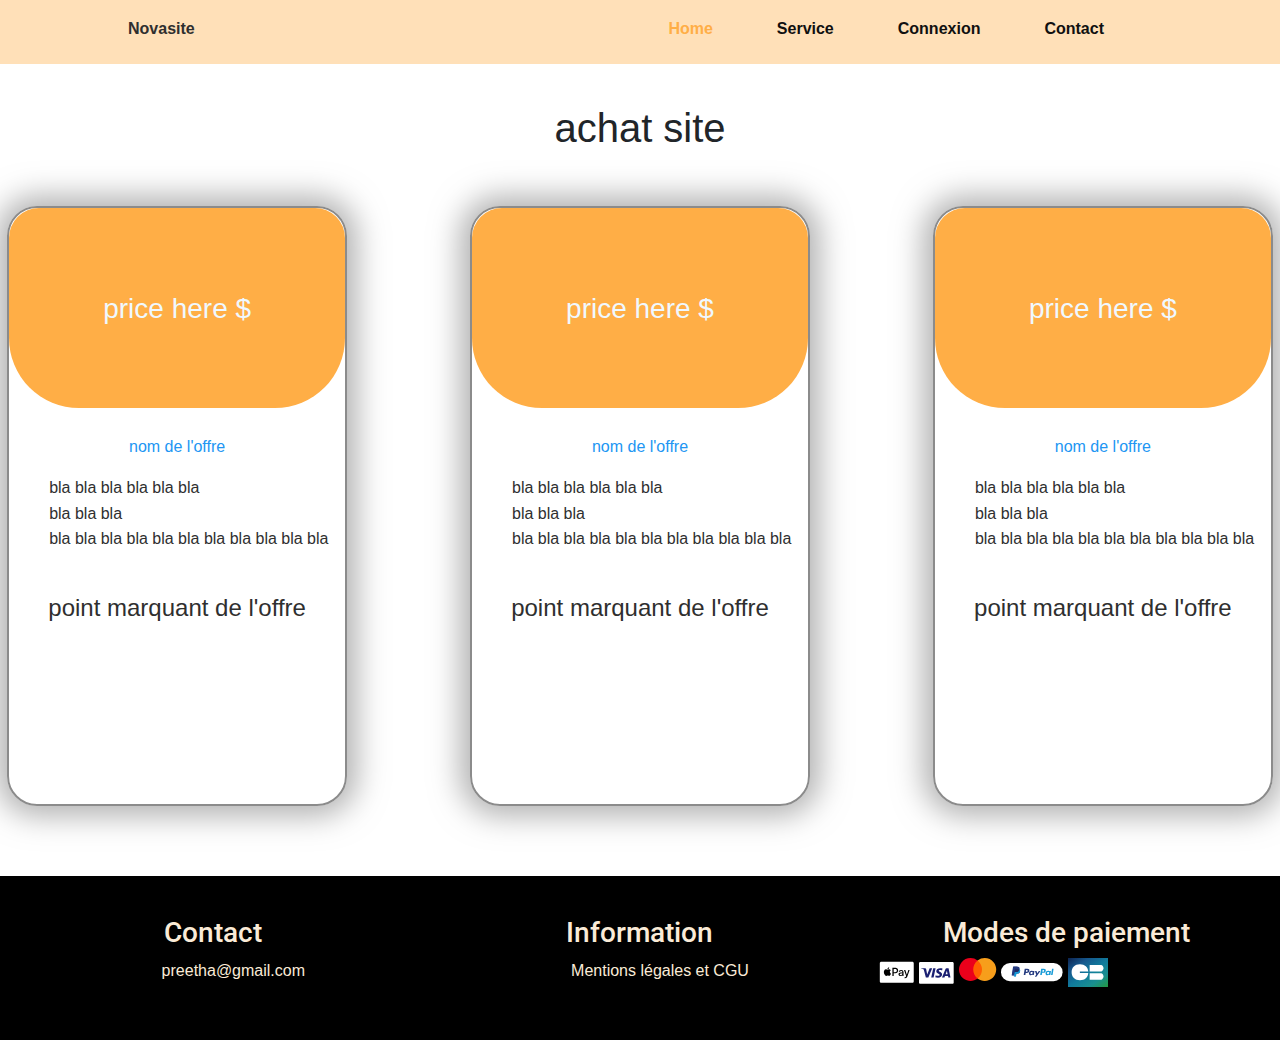
<file: achat.html>
<!DOCTYPE html>

<html lang="fr">

    <head>

        <title>Novasite</title>
        <link class="icon" rel="shortcut icon" href="img/Novasite.ico" type="image/x-icon">
        <link href='https://unpkg.com/boxicons@2.1.4/css/boxicons.min.css' rel='stylesheet'>
        <!-- <link htef="https://cdnjs.cloudflare.com/ajax/libs/dropzone/5.9.3/basic.min.css"> -->

         <!-- bootstrap cdn -->
        <link rel="stylesheet" href="https://cdn.jsdelivr.net/npm/bootstrap@5.3.3/dist/css/bootstrap.min.css" integrity="sha384-QWTKZyjpPEjISv5WaRU9OFeRpok6YctnYmDr5pNlyT2bRjXh0JMhjY6hW+ALEwIH" crossorigin="anonymous">
        
        <link rel="stylesheet" href="css/achat.css">
        <link rel="stylesheet" href="css/base.css">
        <meta charset="UTF-8">
        <meta name="viewport" content="width=device-width, initial-scale=1.0">

    </head>

    <body>

        <!-- Code du header -->

        <header class="l-header">
            <nav class="nav bd-grid">
                <div class="remfocus">
                    <a href="#" class="nav-logo">Novasite</a>
                </div>

                <div class="nav-menu" id="nav-menu">
                    <ul class="nav-list">
                        <li class="nav-item"><a href="index.html" class="nav-link active">Home</a></li>         <!-- ilisible a cuase de la couleurs -->
                        <li class="nav-item"><a href="services.html" class="nav-link">Service</a></li>
                        <li class="nav-item"><a href="connexion.html" class="nav-link">Connexion</a></li>
                        <li class="nav-item"><a href="#" class="nav-link">Contact</a></li>
                    </ul>
                </div>
        
                <div>
                    <!-- <i class='bx bxs-cart nav-cart'></i> -->
                    <i class="bx bx-menu nav-toggle" id="nav-toggle"></i>
                </div>
            </nav>
        </header>

        <main>

            <section>

                <h1 style="text-align: center; margin-bottom: 6vh;"> achat site</h1>

                <div class="container-offer">

                    <a href="achatpage.html">
                        <div class="div-select-offer">

                            <div class="top-price-offer">

                                <h3>price here $</h3>

                            </div>

                            <p>nom de l'offre</p>

                            <!-- liste des point positif de l'offre -->

                            <ul>
                                <li>
                                    bla bla bla bla bla bla 
                                </li>

                                <li>bla bla bla </li>

                                <li>bla bla bla bla bla bla bla bla bla bla bla </li>
                            </ul>

                            <h4> point marquant de l'offre </h4>

                        </div>
                    </a>
    
                    <a href="achatpage.html">
                        <div class="div-select-offer">

                            <div class="top-price-offer">

                                <h3>price here $</h3>

                            </div>

                            <p>nom de l'offre</p>

                            <!-- liste des point positif de l'offre -->

                            <ul>
                                <li>
                                    bla bla bla bla bla bla 
                                </li>

                                <li>bla bla bla </li>

                                <li>bla bla bla bla bla bla bla bla bla bla bla </li>
                            </ul>

                            <h4> point marquant de l'offre </h4>

                        </div>
                    </a>

                    <a href="achatpage.html">
                        <div class="div-select-offer">

                            <div class="top-price-offer">

                                <h3>price here $</h3>

                            </div>

                            <p>nom de l'offre</p>

                            <!-- liste des point positif de l'offre -->

                            <ul>
                                <li>
                                    bla bla bla bla bla bla 
                                </li>

                                <li>bla bla bla </li>

                                <li>bla bla bla bla bla bla bla bla bla bla bla </li>
                            </ul>

                            <h4> point marquant de l'offre </h4>

                        </div>
                    </a>
    
                </div>

                <p id="text-premium"></p>

                <!-- <a href=""> 
                    <button class="btn-achat">

                        <p> buy now !</p>

                    </button>
                </a>-->

            </section>

        </main>

        <footer>

            <section class="footer-section">

                <h3>Contact</h3>

                <ul>
                    <li> <a mailto:preetha@gmail.com href="#"> <p>preetha@gmail.com</p> </a></li>
                    <!-- <li> <a href="#"> <p>text here</p> </a></li>
                    <li> <a href="#"> <p>text here</p> </a></li> -->
                </ul>

            </section>

            <section class="footer-section">

                <h3>Information</h3>

                <ul>
                    <li> <a href=""> <p>Mentions légales et CGU</p> </a> </li>
                </ul>
                
            </section >

            <section class="footer-section">

                <h3>Modes de paiement</h3>

                <!-- apple pay -->

                <svg data-testid="apple-pay" height="24px" version="1.1" viewBox="0 0 36 24" width="36px" xmlns="http://www.w3.org/2000/svg">
                    <path d="M32.364,0 L3.19,0 C3.074,0 2.958,0 2.842,0 C2.726,0 2.61,0 2.552,0 C2.32,0 2.088,0 1.856,0.058 C1.624,0.116 1.45,0.174 1.218,0.29 C1.044,0.406 0.812,0.522 0.696,0.696 C0.58,0.87 0.406,1.044 0.29,1.218 C0.174,1.45 0.116,1.624 0.058,1.856 C-2.84217094e-14,2.088 -2.84217094e-14,2.32 -2.84217094e-14,2.552 C-2.84217094e-14,2.668 -2.84217094e-14,2.784 -2.84217094e-14,2.842 C-2.84217094e-14,2.958 -2.84217094e-14,3.074 -2.84217094e-14,3.19 L-2.84217094e-14,19.546 C-2.84217094e-14,19.662 -2.84217094e-14,19.778 -2.84217094e-14,19.894 C-2.84217094e-14,20.01 -2.84217094e-14,20.126 -2.84217094e-14,20.184 C-2.84217094e-14,20.416 -2.84217094e-14,20.648 0.058,20.88 C0.116,21.112 0.174,21.286 0.29,21.518 C0.406,21.692 0.522,21.924 0.696,22.04 C0.87,22.214 1.044,22.33 1.218,22.446 C1.45,22.562 1.624,22.62 1.856,22.678 C2.088,22.736 2.32,22.736 2.552,22.736 C2.668,22.736 2.784,22.736 2.842,22.736 C2.958,22.736 3.074,22.736 3.19,22.736 L32.364,22.736 C32.48,22.736 32.596,22.736 32.712,22.736 C32.828,22.736 32.944,22.736 33.002,22.736 C33.234,22.736 33.466,22.736 33.698,22.678 C33.93,22.62 34.104,22.562 34.336,22.446 C34.51,22.33 34.742,22.214 34.858,22.04 C35.032,21.866 35.148,21.692 35.264,21.518 C35.38,21.344 35.438,21.112 35.496,20.88 C35.554,20.648 35.554,20.416 35.554,20.184 C35.554,20.068 35.554,19.952 35.554,19.894 C35.554,19.778 35.554,19.662 35.554,19.546 L35.554,3.19 C35.554,3.074 35.554,2.958 35.554,2.842 C35.554,2.726 35.554,2.61 35.554,2.552 C35.554,2.32 35.554,2.088 35.496,1.856 C35.438,1.624 35.38,1.45 35.264,1.218 C35.148,1.044 35.032,0.812 34.858,0.696 C34.684,0.522 34.51,0.406 34.336,0.29 C34.104,0.174 33.93,0.116 33.698,0.058 C33.466,0 33.234,0 33.002,0 C32.886,0 32.77,0 32.712,0 C32.596,0 32.48,0 32.364,0 L32.364,0 Z" fill="#000000"></path>
                    <path d="M32.364,0.754 L32.712,0.754 C32.828,0.754 32.886,0.754 33.002,0.754 C33.176,0.754 33.35,0.754 33.582,0.812 C33.756,0.812 33.872,0.87 33.988,0.928 C34.104,0.986 34.22,1.102 34.336,1.16 C34.452,1.276 34.51,1.392 34.568,1.508 C34.626,1.624 34.684,1.798 34.684,1.914 C34.742,2.088 34.742,2.32 34.742,2.494 C34.742,2.61 34.742,2.668 34.742,2.784 C34.742,2.9 34.742,3.016 34.742,3.132 L34.742,19.488 C34.742,19.604 34.742,19.72 34.742,19.836 C34.742,19.952 34.742,20.01 34.742,20.126 C34.742,20.3 34.742,20.474 34.684,20.706 C34.684,20.88 34.626,20.996 34.568,21.112 C34.51,21.228 34.394,21.344 34.336,21.46 C34.22,21.576 34.104,21.634 33.988,21.692 C33.872,21.75 33.698,21.808 33.582,21.808 C33.408,21.866 33.176,21.866 33.002,21.866 C32.886,21.866 32.828,21.866 32.712,21.866 C32.596,21.866 32.48,21.866 32.364,21.866 L3.19,21.866 L3.19,21.866 C3.074,21.866 2.958,21.866 2.842,21.866 C2.726,21.866 2.668,21.866 2.552,21.866 C2.378,21.866 2.204,21.866 1.972,21.808 C1.798,21.808 1.682,21.75 1.566,21.692 C1.45,21.634 1.334,21.518 1.218,21.46 C1.102,21.344 1.044,21.228 0.986,21.112 C0.928,20.996 0.87,20.822 0.87,20.706 C0.812,20.532 0.812,20.3 0.812,20.126 C0.812,20.01 0.812,19.952 0.812,19.836 L0.812,19.546 L0.812,19.488 L0.812,3.19 L0.812,3.132 L0.812,2.842 C0.812,2.726 0.812,2.668 0.812,2.552 C0.812,2.378 0.812,2.204 0.87,1.972 C0.87,1.798 0.928,1.682 0.986,1.566 C1.044,1.45 1.16,1.334 1.218,1.218 C1.276,1.102 1.45,1.044 1.566,0.986 C1.682,0.928 1.856,0.87 1.972,0.87 C2.146,0.812 2.378,0.812 2.552,0.812 C2.668,0.812 2.726,0.812 2.842,0.812 L3.19,0.812 L32.364,0.754" fill="#FFFFFF"></path><path d="M9.686,7.656 C9.976,7.25 10.208,6.786 10.15,6.264 C9.686,6.264 9.164,6.554 8.874,6.96 C8.584,7.308 8.352,7.83 8.41,8.294 C8.874,8.294 9.396,8.004 9.686,7.656" fill="#000000"></path>
                    <path d="M10.15,8.352 C9.396,8.294 8.816,8.758 8.468,8.758 C8.12,8.758 7.598,8.352 7.018,8.352 C6.264,8.352 5.568,8.758 5.22,9.454 C4.466,10.788 4.988,12.818 5.8,13.862 C6.148,14.384 6.612,15.022 7.192,14.964 C7.772,14.964 7.946,14.616 8.642,14.616 C9.338,14.616 9.512,14.964 10.092,14.964 C10.672,14.964 11.078,14.442 11.426,13.862 C11.832,13.224 12.006,12.644 12.006,12.644 C12.006,12.644 10.846,12.18 10.846,10.846 C10.846,9.744 11.774,9.222 11.774,9.164 C11.252,8.468 10.44,8.41 10.15,8.352" fill="#000000"></path>
                    <path d="M16.472,6.844 C18.038,6.844 19.14,7.946 19.14,9.512 C19.14,11.078 18.038,12.18 16.414,12.18 L14.674,12.18 L14.674,14.964 L13.398,14.964 L13.398,6.844 L16.472,6.844 L16.472,6.844 Z M14.674,11.136 L16.124,11.136 C17.226,11.136 17.864,10.556 17.864,9.512 C17.864,8.468 17.226,7.888 16.124,7.888 L14.674,7.888 L14.674,11.136 L14.674,11.136 Z" fill="#000000"></path>
                    <path d="M19.488,13.282 C19.488,12.238 20.3,11.6 21.692,11.542 L23.316,11.426 L23.316,10.962 C23.316,10.324 22.852,9.918 22.156,9.918 C21.46,9.918 20.996,10.266 20.88,10.788 L19.72,10.788 C19.778,9.744 20.706,8.932 22.156,8.932 C23.606,8.932 24.534,9.686 24.534,10.904 L24.534,14.964 L23.374,14.964 L23.374,13.978 L23.374,13.978 C23.026,14.616 22.272,15.08 21.518,15.08 C20.3,15.08 19.488,14.384 19.488,13.282 Z M23.316,12.76 L23.316,12.296 L21.866,12.412 C21.112,12.47 20.706,12.76 20.706,13.282 C20.706,13.804 21.112,14.152 21.808,14.152 C22.62,14.152 23.316,13.572 23.316,12.76 Z" fill="#000000"></path>
                    <path d="M25.578,17.168 L25.578,16.182 C25.694,16.182 25.868,16.182 25.984,16.182 C26.564,16.182 26.854,15.95 27.028,15.312 L27.144,14.964 L24.998,9.048 L26.332,9.048 L27.84,13.862 L27.84,13.862 L29.348,9.048 L30.624,9.048 L28.42,15.312 C27.898,16.762 27.318,17.226 26.1,17.226 C25.984,17.226 25.694,17.168 25.578,17.168 Z" fill="#000000"></path>
                </svg>

                <!-- visa -->
                
                <svg data-testid="visa" xmlns="http://www.w3.org/2000/svg" width="35" height="22" viewBox="0 0 35 22" fill="none">
                    <path d="M34.742 20.532C34.742 21.228 34.162 21.808 33.466 21.808H1.276C0.58 21.808 0 21.228 0 20.532V1.276C0 0.58 0.58 0 1.276 0H33.408C34.104 0 34.684 0.58 34.684 1.276V20.532H34.742Z" fill="white"></path>
                    <path d="M13.224 6.32201L9.338 15.544H6.844L4.93 8.17801C4.814 7.71401 4.698 7.54001 4.35 7.36601C3.77 7.07601 2.842 6.78601 1.972 6.61201L2.03 6.32201H6.09C6.612 6.32201 7.076 6.67001 7.192 7.25001L8.178 12.586L10.672 6.32201H13.224ZM23.084 12.528C23.084 10.092 19.72 9.97601 19.72 8.87401C19.72 8.52601 20.068 8.17801 20.706 8.12001C21.054 8.06201 21.982 8.06201 23.084 8.52601L23.49 6.55401C22.91 6.32201 22.156 6.14801 21.286 6.14801C18.908 6.14801 17.284 7.42401 17.284 9.22201C17.284 10.556 18.444 11.31 19.372 11.716C20.3 12.18 20.59 12.47 20.59 12.876C20.59 13.514 19.836 13.746 19.14 13.804C17.922 13.804 17.226 13.456 16.704 13.224L16.298 15.254C16.878 15.486 17.864 15.718 18.966 15.718C21.402 15.66 23.084 14.442 23.084 12.528ZM29.29 15.486H31.494L29.58 6.26401H27.55C27.086 6.26401 26.68 6.55401 26.506 6.96001L22.968 15.486H25.462L25.984 14.094H29.058L29.29 15.486ZM26.622 12.238L27.898 8.75801L28.594 12.238H26.622ZM16.588 6.32201L14.616 15.544H12.238L14.21 6.32201H16.588Z" fill="#1A1F71"></path>
                </svg>

                <!-- mastercard -->

                <svg data-testid="master-card" width="38px" height="30px" viewBox="0 0 38 30" version="1.1" xmlns="http://www.w3.org/2000/svg">
                    <path d="M6.74719234,28.8825709 L6.74719234,26.9449914 C6.80590688,26.2991315 6.33619062,25.7707007 5.69033077,25.7119862 C5.63161623,25.7119862 5.5729017,25.7119862 5.5729017,25.7119862 C5.16189998,25.7119862 4.75089825,25.8881298 4.51604012,26.240417 C4.281182,25.8881298 3.9288948,25.6532717 3.51789308,25.7119862 C3.16560589,25.7119862 2.81331869,25.8881298 2.6371751,26.1817025 L2.6371751,25.8294153 L1.99131525,25.8294153 L1.99131525,28.8825709 L2.6371751,28.8825709 L2.6371751,27.1798495 C2.57846057,26.7688478 2.87203323,26.4165606 3.22432042,26.3578461 C3.28303495,26.3578461 3.34174948,26.3578461 3.34174948,26.3578461 C3.81146574,26.3578461 3.98760934,26.6514187 3.98760934,27.1798495 L3.98760934,28.8825709 L4.63346919,28.8825709 L4.63346919,27.1798495 C4.57475466,26.7688478 4.86832732,26.4165606 5.27932904,26.3578461 C5.33804357,26.3578461 5.33804357,26.3578461 5.39675811,26.3578461 C5.86647436,26.3578461 6.04261796,26.6514187 6.04261796,27.1798495 L6.04261796,28.8825709 L6.74719234,28.8825709 Z M16.6699483,25.7707007 L15.5543722,25.7707007 L15.5543722,24.8899828 L14.9085123,24.8899828 L14.9085123,25.8294153 L14.2626524,25.8294153 L14.2626524,26.4165606 L14.9085123,26.4165606 L14.9085123,27.8257094 C14.9085123,28.5302837 15.202085,28.9412855 15.9653739,28.9412855 C16.2589465,28.9412855 16.5525192,28.8825709 16.7873773,28.7064273 L16.6112337,28.119282 C16.4350901,28.2367111 16.2589465,28.2954256 16.0240884,28.2954256 C15.6718012,28.2954256 15.5543722,28.119282 15.5543722,27.7669948 L15.5543722,26.3578461 L16.6699483,26.3578461 C16.6699483,26.4165606 16.6699483,25.7707007 16.6699483,25.7707007 Z M22.3652579,25.7119862 C22.0129707,25.7119862 21.719398,25.8881298 21.5432544,26.1817025 L21.5432544,25.8294153 L20.8973946,25.8294153 L20.8973946,28.8825709 L21.5432544,28.8825709 L21.5432544,27.1798495 C21.5432544,26.6514187 21.7781126,26.4165606 22.1891143,26.4165606 C22.3065433,26.4165606 22.4826869,26.4165606 22.600116,26.4752751 L22.7762596,25.8294153 C22.7175451,25.7707007 22.5414015,25.7119862 22.3652579,25.7119862 L22.3652579,25.7119862 Z M13.7929362,26.0642734 C13.440649,25.8294153 12.9709327,25.7119862 12.559931,25.7707007 C11.7966421,25.7707007 11.2682113,26.1229879 11.2682113,26.7688478 C11.2682113,27.238564 11.6204985,27.5908512 12.3250729,27.6495658 L12.6186456,27.7082803 C12.9709327,27.7669948 13.1470763,27.8844239 13.1470763,28.001853 C13.1470763,28.2367111 12.9122182,28.3541401 12.442502,28.3541401 C12.0902148,28.3541401 11.7379276,28.2367111 11.4443549,28.0605675 L11.1507822,28.5889983 C11.561784,28.8825709 12.0315002,29 12.5012165,29 C13.3819345,29 13.9103653,28.5889983 13.9103653,28.001853 C13.9103653,27.4734222 13.4993635,27.1798495 12.8535037,27.0624204 L12.559931,27.0037059 C12.2663584,26.9449914 12.0315002,26.8862768 12.0315002,26.7101332 C12.0315002,26.4752751 12.2663584,26.3578461 12.6186456,26.3578461 C12.9709327,26.3578461 13.2645054,26.4752751 13.5580781,26.5927042 L13.7929362,26.0642734 Z M31.6421539,25.7119862 C31.2898668,25.7119862 30.9962941,25.8881298 30.8201505,26.1817025 L30.8201505,25.8294153 L30.1742906,25.8294153 L30.1742906,28.8825709 L30.8201505,28.8825709 L30.8201505,27.1798495 C30.8201505,26.6514187 31.0550086,26.4165606 31.4660103,26.4165606 C31.5834394,26.4165606 31.759583,26.4165606 31.8770121,26.4752751 L32.0531557,25.8294153 C31.9357266,25.7707007 31.759583,25.7119862 31.6421539,25.7119862 L31.6421539,25.7119862 Z M23.0698323,27.2972786 C23.0111177,28.1779966 23.7156921,28.8825709 24.5376956,28.8825709 C24.5964101,28.8825709 24.6551246,28.8825709 24.7138392,28.8825709 C25.1248409,28.8825709 25.4771281,28.7651419 25.8294153,28.5302837 L25.5358426,28.001853 C25.3009845,28.1779966 25.0074118,28.2954256 24.7138392,28.2954256 C24.1854084,28.2367111 23.7744066,27.8257094 23.7744066,27.238564 C23.8331212,26.7688478 24.1854084,26.3578461 24.7138392,26.2991315 C25.0074118,26.2991315 25.3009845,26.4165606 25.5358426,26.5927042 L25.8294153,26.0642734 C25.5358426,25.8294153 25.1248409,25.6532717 24.7138392,25.7119862 C23.8331212,25.6532717 23.1285468,26.2991315 23.0698323,27.1798495 C23.0698323,27.238564 23.0698323,27.2972786 23.0698323,27.2972786 L23.0698323,27.2972786 Z M29.2935727,27.2972786 L29.2935727,25.7707007 L28.6477128,25.7707007 L28.6477128,26.1229879 C28.4128547,25.8294153 28.0605675,25.6532717 27.7082803,25.6532717 C26.8275623,25.7119862 26.1229879,26.4752751 26.1817025,27.3559931 C26.240417,28.1779966 26.8862768,28.8238564 27.7082803,28.8825709 C28.0605675,28.8825709 28.4715692,28.7064273 28.6477128,28.4128547 L28.6477128,28.7651419 L29.2935727,28.7651419 L29.2935727,27.2972786 Z M26.8275623,27.2972786 C26.8275623,26.7688478 27.2972786,26.4165606 27.8257094,26.4165606 C28.3541401,26.4165606 28.7064273,26.8862768 28.7064273,27.4147076 C28.7064273,27.8844239 28.2954256,28.2954256 27.7669948,28.2954256 C27.238564,28.2954256 26.8275623,27.8844239 26.8275623,27.4147076 C26.7688478,27.3559931 26.7688478,27.3559931 26.8275623,27.2972786 Z M18.7836714,25.7119862 C17.9029534,25.7707007 17.1983791,26.5339897 17.2570936,27.4147076 C17.3158081,28.2367111 17.961668,28.9412855 18.842386,28.9412855 C19.3121022,28.9412855 19.7231039,28.8238564 20.0753911,28.5302837 L19.7231039,28.0605675 C19.4882458,28.2367111 19.1359586,28.3541401 18.842386,28.3541401 C18.3726697,28.4128547 17.961668,28.0605675 17.9029534,27.5908512 L20.1928202,27.5908512 C20.1928202,27.5321367 20.1928202,27.4147076 20.1928202,27.3559931 C20.1928202,26.3578461 19.6056749,25.7119862 18.7836714,25.7119862 L18.7836714,25.7119862 Z M18.7836714,26.2991315 C19.1946731,26.2991315 19.5469603,26.6514187 19.5469603,27.0624204 L17.961668,27.0624204 C17.961668,26.6514187 18.3139552,26.2991315 18.7836714,26.2991315 L18.7836714,26.2991315 Z M35.4585985,27.2972786 L35.4585985,24.5376956 L34.8127387,24.5376956 L34.8127387,26.1229879 C34.5778805,25.8294153 34.2255934,25.6532717 33.8733062,25.6532717 C32.9925882,25.7119862 32.2880138,26.4752751 32.3467283,27.3559931 C32.4054429,28.1779966 33.0513027,28.8238564 33.8733062,28.8825709 C34.2255934,28.8825709 34.6365951,28.7064273 34.8127387,28.4128547 L34.8127387,28.7651419 L35.4585985,28.7651419 L35.4585985,27.2972786 Z M36.5741746,28.4128547 C36.6328892,28.4128547 36.6328892,28.4128547 36.6916037,28.4128547 C36.7503182,28.4128547 36.7503182,28.4715692 36.8090328,28.4715692 C36.8090328,28.4715692 36.8677473,28.5302837 36.8677473,28.5889983 C36.9264618,28.6477128 36.9264618,28.7651419 36.8677473,28.8238564 C36.8677473,28.8825709 36.8090328,28.8825709 36.8090328,28.9412855 C36.8090328,28.9412855 36.7503182,29 36.6916037,29 C36.6328892,29 36.6328892,29 36.5741746,29 C36.4567456,29 36.3393165,28.9412855 36.280602,28.8238564 C36.2218874,28.7651419 36.2218874,28.6477128 36.280602,28.5889983 C36.280602,28.5302837 36.3393165,28.5302837 36.3393165,28.4715692 C36.3393165,28.4715692 36.398031,28.4128547 36.4567456,28.4128547 C36.4567456,28.4128547 36.5154601,28.4128547 36.5741746,28.4128547 L36.5741746,28.4128547 Z M36.5741746,28.9412855 C36.6328892,28.9412855 36.6328892,28.9412855 36.6916037,28.9412855 L36.7503182,28.8825709 C36.8677473,28.7651419 36.8677473,28.6477128 36.7503182,28.5302837 L36.6916037,28.4715692 C36.6916037,28.4715692 36.6328892,28.4715692 36.5741746,28.4715692 C36.5154601,28.4715692 36.5154601,28.4715692 36.4567456,28.4715692 C36.4567456,28.4715692 36.398031,28.4715692 36.398031,28.5302837 C36.280602,28.6477128 36.280602,28.7651419 36.398031,28.8825709 L36.4567456,28.9412855 C36.5154601,28.9412855 36.5154601,28.9412855 36.5741746,28.9412855 L36.5741746,28.9412855 Z M36.5741746,28.5889983 C36.6328892,28.5889983 36.6328892,28.5889983 36.5741746,28.5889983 L36.6916037,28.6477128 L36.6916037,28.7064273 L36.6328892,28.7064273 L36.7503182,28.8238564 L36.6916037,28.8238564 L36.6328892,28.7064273 L36.6328892,28.7064273 L36.6328892,28.8238564 L36.5741746,28.8238564 L36.5741746,28.5302837 L36.5741746,28.5889983 L36.5741746,28.5889983 Z M36.5154601,28.6477128 L36.5154601,28.6477128 L36.5154601,28.6477128 C36.5741746,28.7064273 36.5741746,28.7064273 36.6328892,28.7064273 L36.6328892,28.7064273 L36.6328892,28.7064273 C36.6328892,28.7064273 36.6328892,28.7064273 36.5154601,28.6477128 L36.5154601,28.6477128 L36.5154601,28.6477128 Z M32.9925882,27.2972786 C33.0513027,26.7688478 33.4623044,26.4165606 33.9907352,26.4165606 C34.519166,26.4165606 34.8714532,26.8862768 34.8714532,27.4147076 C34.8714532,27.8844239 34.4604515,28.2954256 33.9320207,28.2954256 C33.4035899,28.2954256 32.9925882,27.8844239 32.9925882,27.4147076 C32.9925882,27.3559931 32.9925882,27.3559931 32.9925882,27.2972786 Z M10.5049224,27.2972786 L10.5049224,25.7707007 L9.85906254,25.7707007 L9.85906254,26.1229879 C9.62420442,25.8294153 9.27191722,25.6532717 8.91963003,25.6532717 C8.03891205,25.7119862 7.33433766,26.4752751 7.3930522,27.3559931 C7.45176673,28.1779966 8.09762658,28.8238564 8.91963003,28.8825709 C9.27191722,28.8825709 9.68291895,28.7064273 9.85906254,28.4128547 L9.85906254,28.7651419 L10.5049224,28.7651419 L10.5049224,27.2972786 Z M8.03891205,27.2972786 C8.03891205,26.7688478 8.50862831,26.4165606 9.03705909,26.4165606 C9.56548988,26.4165606 9.91777708,26.8862768 9.91777708,27.4147076 C9.91777708,27.8844239 9.50677535,28.2954256 8.97834456,28.2954256 C8.44991377,28.2954256 8.03891205,27.8844239 8.03891205,27.4147076 C8.03891205,27.3559931 8.03891205,27.3559931 8.03891205,27.2972786 L8.03891205,27.2972786 Z"></path>
                    <rect fill="#FF5F00" height="18.0840759" width="10.0988995" x="13.5580781" y="2.4610315"></rect>
                    <path d="M14.2039379,11.561784 C14.2039379,8.03891205 15.8479448,4.69218372 18.6075278,2.51974603 C13.6167926,-1.41412762 6.33619062,-0.533409634 2.4610315,4.45732559 C-1.47284215,9.44806082 -0.592124166,16.7286628 4.39861106,20.6038219 C8.56734284,23.8918357 14.438796,23.8918357 18.6075278,20.6038219 C15.8479448,18.4313842 14.2039379,15.0846559 14.2039379,11.561784 Z" fill="#EB001B"></path>
                    <path d="M37.2200345,11.561784 C37.2200345,17.9029534 32.0531557,23.0698323 25.7119862,23.0698323 C23.1285468,23.0698323 20.6038219,22.1891143 18.6075278,20.6038219 C23.598263,16.6699483 24.478981,9.44806082 20.5451074,4.39861106 C19.9579621,3.69403668 19.3121022,3.04817682 18.6075278,2.4610315 C23.598263,-1.47284215 30.878865,-0.592124166 34.7540241,4.39861106 C36.398031,6.45361968 37.2200345,8.97834456 37.2200345,11.561784 L37.2200345,11.561784 Z" fill="#F79E1B"></path>
                </svg>

                <!-- paypal -->

                <svg data-testid="paypal" width="62px" height="20px" viewBox="0 0 62 20" version="1.1" xmlns="http://www.w3.org/2000/svg">
                    <rect fill="#FFFFFF" height="18.154" rx="9" width="61.6" x="0" y="0"></rect>
                    <path d="M26.332,5.684 L24.012,5.684 C23.838,5.684 23.722,5.8 23.664,5.916 L22.736,11.832 C22.736,11.948 22.794,12.064 22.968,12.064 L24.07,12.064 C24.244,12.064 24.36,11.948 24.418,11.774 L24.65,10.208 C24.708,10.034 24.824,9.918 24.998,9.918 L25.752,9.918 C27.26,9.918 28.13,9.164 28.362,7.714 C28.42,7.076 28.362,6.612 28.072,6.206 C27.666,5.916 27.086,5.684 26.332,5.684 Z M26.622,7.888 C26.506,8.7 25.868,8.7 25.23,8.7 L24.882,8.7 L25.114,7.134 C25.114,7.076 25.172,6.96 25.346,6.96 L25.52,6.96 C25.926,6.96 26.332,6.96 26.506,7.192 C26.622,7.366 26.622,7.598 26.622,7.888 Z" fill="#253B80"></path>
                    <path d="M33.234,7.888 L32.132,7.888 C32.074,7.888 31.958,7.946 31.9,8.062 L31.842,8.352 L31.784,8.236 C31.552,7.888 30.972,7.772 30.508,7.772 C29.29,7.772 28.246,8.7 28.014,9.976 C27.898,10.672 28.072,11.252 28.42,11.716 C28.768,12.122 29.232,12.238 29.812,12.238 C30.798,12.238 31.378,11.6 31.378,11.6 L31.32,11.89 C31.32,12.006 31.378,12.122 31.552,12.122 L32.538,12.122 C32.712,12.122 32.828,12.006 32.886,11.832 L33.466,8.004 C33.466,7.946 33.35,7.888 33.234,7.888 Z M31.668,10.034 C31.552,10.672 31.03,11.078 30.392,11.078 C30.044,11.078 29.812,11.02 29.638,10.788 C29.464,10.556 29.406,10.324 29.464,9.976 C29.522,9.338 30.102,8.932 30.74,8.932 C31.088,8.932 31.32,9.048 31.494,9.222 C31.668,9.396 31.726,9.744 31.668,10.034 Z" fill="#253B80"></path>
                    <path d="M39.15,7.888 L38.048,7.888 C37.932,7.888 37.816,7.946 37.816,8.004 L36.25,10.266 L35.554,8.12 C35.496,8.004 35.38,7.888 35.264,7.888 L34.162,7.888 C34.046,7.888 33.93,8.004 33.988,8.12 L35.206,11.716 L34.046,13.34 C33.988,13.456 34.046,13.63 34.22,13.63 L35.322,13.63 C35.438,13.63 35.554,13.572 35.554,13.514 L39.266,8.178 C39.382,8.062 39.324,7.888 39.15,7.888 Z" fill="#253B80"></path>
                    <path d="M42.804,5.684 L40.484,5.684 C40.31,5.684 40.194,5.8 40.136,5.916 L39.208,11.832 C39.208,11.948 39.266,12.064 39.44,12.064 L40.6,12.064 C40.716,12.064 40.832,12.006 40.832,11.832 L41.064,10.15 C41.122,9.976 41.238,9.86 41.412,9.86 L42.166,9.86 C43.674,9.86 44.544,9.106 44.776,7.656 C44.834,7.018 44.776,6.554 44.486,6.148 C44.196,5.916 43.616,5.684 42.804,5.684 Z M43.094,7.888 C42.978,8.7 42.34,8.7 41.702,8.7 L41.354,8.7 L41.586,7.134 C41.586,7.076 41.644,6.96 41.818,6.96 L41.992,6.96 C42.398,6.96 42.804,6.96 42.978,7.192 C43.094,7.366 43.152,7.598 43.094,7.888 Z" fill="#179BD7"></path>
                    <path d="M49.764,7.888 L48.662,7.888 C48.604,7.888 48.488,7.946 48.43,8.062 L48.372,8.352 L48.314,8.236 C48.082,7.888 47.502,7.772 47.038,7.772 C45.82,7.772 44.776,8.7 44.544,9.976 C44.428,10.672 44.602,11.252 44.95,11.716 C45.298,12.122 45.762,12.238 46.342,12.238 C47.328,12.238 47.908,11.6 47.908,11.6 L47.85,11.89 C47.85,12.006 47.908,12.122 48.082,12.122 L49.068,12.122 C49.242,12.122 49.358,12.006 49.416,11.832 L49.996,8.004 C49.996,7.946 49.88,7.888 49.764,7.888 Z M48.198,10.034 C48.082,10.672 47.56,11.078 46.922,11.078 C46.574,11.078 46.342,11.02 46.168,10.788 C45.994,10.556 45.936,10.324 45.994,9.976 C46.052,9.338 46.632,8.932 47.27,8.932 C47.618,8.932 47.85,9.048 48.024,9.222 C48.198,9.396 48.256,9.744 48.198,10.034 Z" fill="#179BD7"></path>
                    <path d="M51.04,5.858 L50.054,11.89 C50.054,12.006 50.112,12.122 50.286,12.122 L51.272,12.122 C51.446,12.122 51.562,12.006 51.62,11.832 L52.548,5.916 C52.548,5.8 52.49,5.684 52.316,5.684 L51.214,5.684 C51.156,5.684 51.04,5.8 51.04,5.858 Z" fill="#179BD7"></path>
                    <path d="M13.166,13.34 L13.34,12.238 L12.992,12.238 L11.136,12.238 L12.412,3.944 C12.412,3.886 12.412,3.886 12.47,3.886 C12.47,3.886 12.528,3.828 12.528,3.828 L15.718,3.828 C16.762,3.828 17.516,4.06 17.864,4.524 C18.038,4.756 18.154,4.93 18.212,5.22 C18.27,5.452 18.27,5.742 18.212,6.09 L18.212,6.148 L18.212,6.38 L18.386,6.438 C18.56,6.496 18.618,6.612 18.734,6.728 C18.908,6.902 18.966,7.076 19.024,7.424 C19.082,7.656 19.082,8.004 18.966,8.41 C18.908,8.816 18.734,9.222 18.618,9.512 C18.502,9.802 18.27,10.034 17.98,10.208 C17.748,10.382 17.458,10.498 17.168,10.556 C16.878,10.614 16.472,10.672 16.124,10.672 L15.892,10.672 C15.718,10.672 15.544,10.73 15.37,10.846 C15.254,10.962 15.138,11.136 15.138,11.31 L15.138,11.368 L14.848,13.34 L14.848,13.398 C14.848,13.456 14.848,13.456 14.848,13.456 C14.848,13.456 14.848,13.456 14.79,13.456 C14.674,13.34 13.166,13.34 13.166,13.34 Z" fill="#253B80"></path>
                    <path d="M18.502,6.032 L18.502,6.032 L18.502,6.032 C18.502,6.09 18.502,6.148 18.444,6.206 C18.038,8.352 16.588,9.106 14.79,9.106 L13.862,9.106 C13.63,9.106 13.456,9.28 13.398,9.454 L13.398,9.454 L13.398,9.454 L12.934,12.47 L12.818,13.282 C12.76,13.398 12.876,13.572 13.05,13.572 L14.674,13.572 C14.906,13.572 15.022,13.456 15.022,13.224 L15.022,13.166 L15.312,11.194 L15.312,11.078 C15.37,10.846 15.544,10.73 15.66,10.73 L15.892,10.73 C17.458,10.73 18.734,10.034 19.14,8.236 C19.314,7.424 19.198,6.786 18.792,6.38 C18.792,6.264 18.676,6.148 18.502,6.032 Z" fill="#179BD7"></path>
                    <path d="M18.038,5.858 C17.98,5.858 17.922,5.8 17.806,5.8 C17.748,5.8 17.69,5.742 17.574,5.742 C17.342,5.684 17.052,5.684 16.762,5.684 L14.268,5.684 C14.21,5.684 14.152,5.684 14.094,5.742 C13.978,5.8 13.862,5.916 13.862,6.032 L13.34,9.396 L13.34,9.454 C13.398,9.222 13.572,9.106 13.804,9.106 L14.732,9.106 C16.588,9.106 17.98,8.352 18.386,6.206 C18.386,6.148 18.444,6.09 18.444,6.032 C18.328,5.974 18.212,5.974 18.096,5.916 C18.096,5.858 18.096,5.858 18.038,5.858 Z" fill="#222D65"></path>
                    <path d="M13.978,6.032 C13.978,5.916 14.094,5.8 14.21,5.742 C14.268,5.684 14.326,5.684 14.384,5.684 L16.878,5.684 C17.168,5.684 17.458,5.684 17.69,5.742 C17.748,5.742 17.806,5.8 17.922,5.8 C17.98,5.8 18.038,5.858 18.154,5.858 C18.212,5.858 18.212,5.858 18.212,5.916 C18.328,5.974 18.444,5.974 18.56,6.032 C18.676,5.22 18.56,4.698 18.154,4.176 C17.69,3.654 16.82,3.422 15.718,3.422 L12.528,3.422 C12.296,3.422 12.122,3.596 12.064,3.77 L10.73,12.122 C10.672,12.296 10.788,12.47 10.962,12.47 L12.934,12.47 L13.456,9.338 L13.978,6.032 Z" fill="#253B80"></path>
                </svg>

                <!-- carte-bancaire -->

                <svg data-testid="carte-bancaire" fill="none" height="29" viewBox="0 0 44 32" xmlns="http://www.w3.org/2000/svg" style="background:linear-gradient(145.27deg, #0D2350 0%, #16578C 25.52%, #107B9C 51.56%, #198F8F 76.04%, #239942 100%)">
                    <path d="M39.2 11.3C39.2 10.8 39.1 10.3 38.9 9.80001C38.7 9.30001 38.4 8.90001 38.1 8.60001C37.7 8.20001 37.3 7.90001 36.8 7.80001C36.3 7.60001 35.7 7.60001 34.9 7.60001H23.9V11.3V15H34.8C35.6 15 36.3 14.9 36.7 14.8C37.2 14.6 37.6 14.4 38 14C38.4 13.6 38.6 13.2 38.8 12.8C39.1 12.3 39.2 11.8 39.2 11.3Z" fill="white"></path>
                    <path d="M39.2 20.4C39.2 19.9 39.1 19.4 38.9 18.9C38.7 18.4 38.4 18 38.1 17.7C37.7 17.3 37.3 17 36.8 16.9C36.3 16.7 35.7 16.7 34.9 16.7H23.9V20.4V24.1H34.8C35.6 24.1 36.3 24 36.7 23.9C37.2 23.7 37.6 23.5 38 23.1C38.4 22.7 38.6 22.3 38.8 21.9C39.1 21.4 39.2 20.9 39.2 20.4Z" fill="white"></path>
                    <path d="M22.4 15C22 10.2 18.6 7 13.2 7C7.5 7 4 10.5 4 15.8C4 21.3 7.7 24.6 13.2 24.6C18.6 24.6 22 21.5 22.4 16.6H13.1V14.9H22.4V15Z" fill="white"></path>
                </svg>

            </section>

        </footer>

        <!-- integration JQUERY -->

        <script src="https://code.jquery.com/jquery-3.6.1.min.js" integrity="sha256-o88AwQnZB+VDvE9tvIXrMQaPlFFSUTR+nldQm1LuPXQ=" crossorigin="anonymous"></script>
        <script src="js/header.js"></script>

    </body>

</html>
</file>
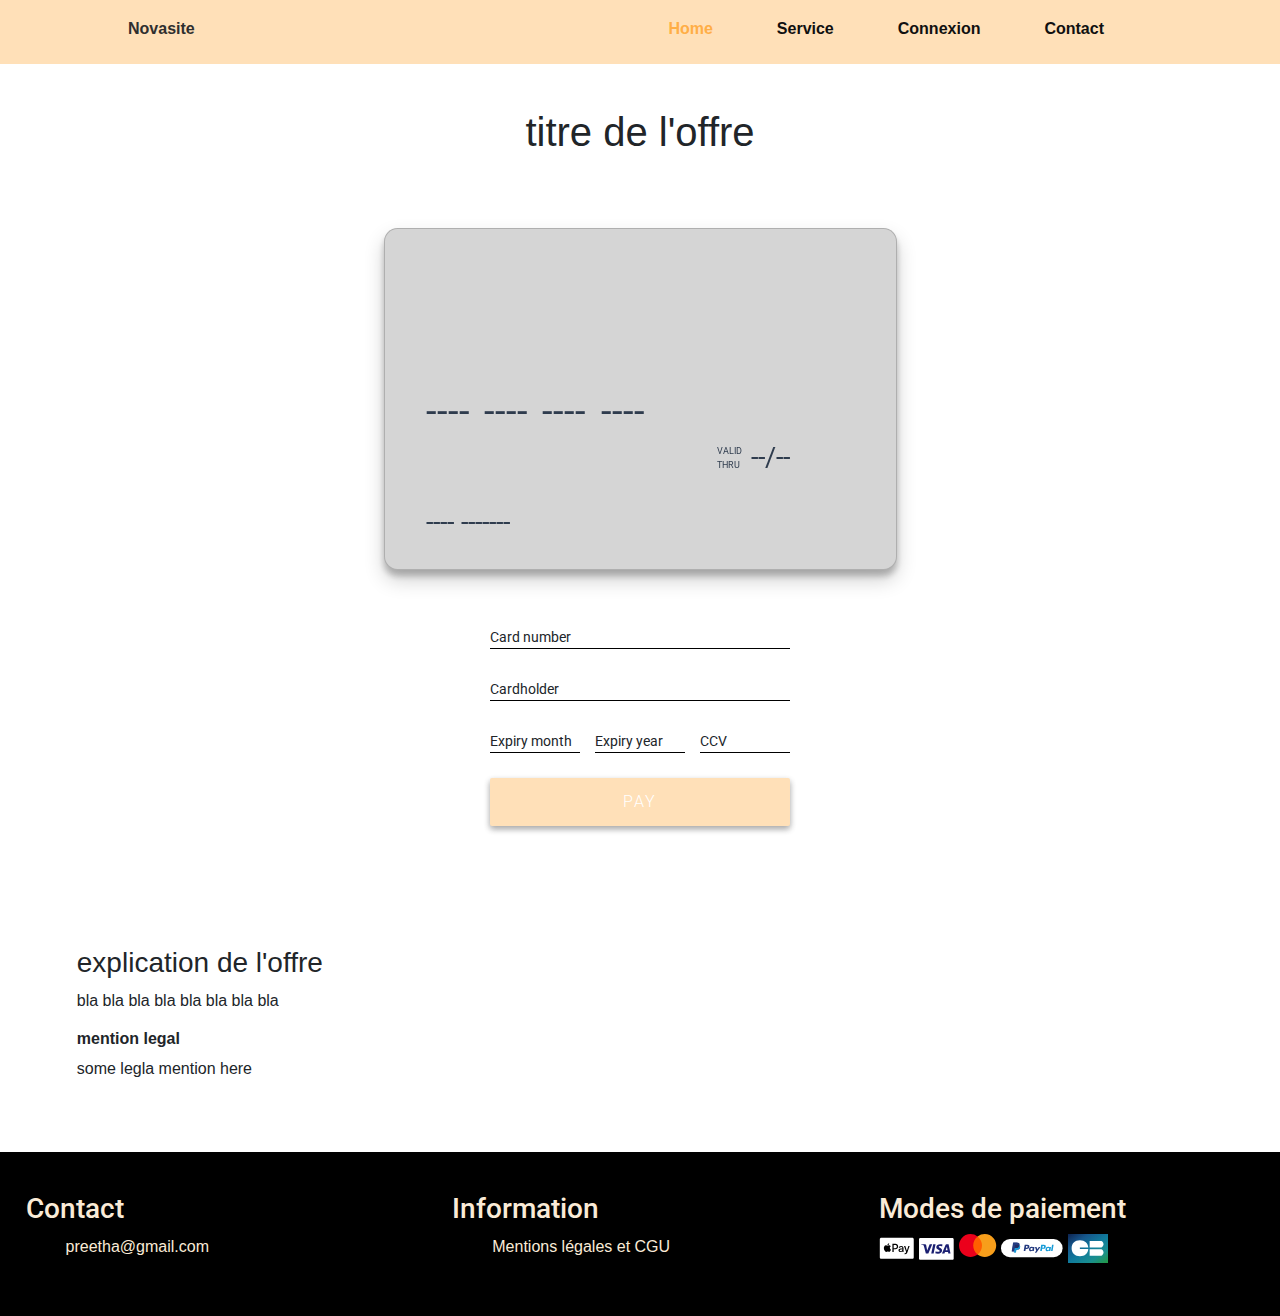
<file: achatpage.html>
<!DOCTYPE html>

<html lang="fr">

    <head>

        <title>Novasite</title>
        <link class="icon" rel="shortcut icon" href="img/Novasite.ico" type="image/x-icon">
        <link href='https://unpkg.com/boxicons@2.1.4/css/boxicons.min.css' rel='stylesheet'>
        <!-- <link htef="https://cdnjs.cloudflare.com/ajax/libs/dropzone/5.9.3/basic.min.css"> -->

         <!-- bootstrap cdn -->
        <link rel="stylesheet" href="https://cdn.jsdelivr.net/npm/bootstrap@5.3.3/dist/css/bootstrap.min.css" integrity="sha384-QWTKZyjpPEjISv5WaRU9OFeRpok6YctnYmDr5pNlyT2bRjXh0JMhjY6hW+ALEwIH" crossorigin="anonymous">
        
        <link rel="stylesheet" href="css/base.css">
        <link rel="stylesheet" href="css/achatpage.css">
        <meta charset="UTF-8">
        <meta name="viewport" content="width=device-width, initial-scale=1.0">

    </head>

    <body>

        <!-- Code du header -->

        <header class="l-header">
            <nav class="nav bd-grid">
                <div class="remfocus">
                    <a href="#" class="nav-logo">Novasite</a>
                </div>

                <div class="nav-menu" id="nav-menu">
                    <ul class="nav-list">
                        <li class="nav-item"><a href="index.html" class="nav-link active">Home</a></li>         <!-- ilisible a cuase de la couleurs -->
                        <li class="nav-item"><a href="services.html" class="nav-link">Service</a></li>
                        <li class="nav-item"><a href="connexion.html" class="nav-link">Connexion</a></li>
                        <li class="nav-item"><a href="#" class="nav-link">Contact</a></li>
                    </ul>
                </div>
        
                <div>
                    <!-- <i class='bx bxs-cart nav-cart'></i> -->
                    <i class="bx bx-menu nav-toggle" id="nav-toggle"></i>
                </div>
            </nav>
        </header>

        <main>

            <h1 style="text-align: center; margin-top: 12vh;">titre de l'offre</h1>

            <section>

                <form>
                    <div class="reference-card">
                        <div class="card front">
                            <i class="card-icon fa fa-credit-card" aria-hidden="true"></i>
                            <div class="focusable card-number">
                                <div>----</div>
                                <div>----</div>
                                <div>----</div>
                                <div>----</div>
                            </div>
                            <div class="focusable cardholder">---- -------</div>
                            <div class="expiry-date-group">
                                <div class="valid-thru">
                                    valid </br> thru
                                </div>
                                <div class="expiry-date">
                                    <div class="focusable month">--</div>
                                    <div class="spacer">/</div>
                                    <div class="focusable year">--</div>
                                </div>
                            </div>
        
                        </div>
        
                        <div class="card back">
                            <div class="mag-strip"></div>
                            <div class="ccv-group">
                                <div class="sample-numbers">XXXX</div>
                                <div class="ccv focusable">---</div>
                            </div>
        
                        </div>
                    </div>
                    <div class="redesign-input-group">
                        <input autocomplete="new-cardnumber" type="text" name="cardnumber" maxlength="16" data-side="front" data-focusable="card-number" required>
                        <span class="bar"></span>
                        <label>Card number</label>
                        <div class="input-message"></div>
                    </div>
                    <div class="redesign-input-group">
                        <input autocomplete="new-cardholder" type="text" name="cardholder" data-side="front" data-focusable="cardholder" required>
                       
                        <span class="bar"></span>
                        <label>Cardholder</label>
                    </div>
                    <div class="multi-input-group">
                        <div class="redesign-input-group">
                            <input autocomplete="new-month" type="text" name="exp-month" maxlength="2" data-side="front" data-focusable="month" required>
                           
                            <span class="bar"></span>
                            <label>Expiry month</label>
                        </div>
                        <div class="redesign-input-group">
                            <input autocomplete="new-year" type="text" name="exp-year" maxlength="2" data-side="front" data-focusable="year" required>
        
                            <span class="bar"></span>
                            <label>Expiry year</label>
                        </div>
                        <div class="redesign-input-group">
                            <input autocomplete="new-ccv" type="text" name="ccv" maxlength="3"  data-side="back" data-focusable="ccv" required>
                            
                            <span class="bar"></span>
                            <label>CCV</label>
                        </div>
                    </div>
        
        
                    <div class="material-btn">PAY</div>
                </form>

            </section>

            <section>

                <h3>explication de l'offre</h3>

                    <p>bla bla bla bla bla bla bla bla </p>

                <h6 style="font-weight: 700;">mention legal</h6>

                    <p>some legla mention here</p>

            </section>
            
        </main>

        <footer>

            <section class="footer-section">

                <h3>Contact</h3>

                <ul>
                    <li> <a mailto:preetha@gmail.com href="#"> <p>preetha@gmail.com</p> </a></li>
                    <!-- <li> <a href="#"> <p>text here</p> </a></li>
                    <li> <a href="#"> <p>text here</p> </a></li> -->
                </ul>

            </section>

            <section class="footer-section">

                <h3>Information</h3>

                <ul>
                    <li> <a href=""> <p>Mentions légales et CGU</p> </a> </li>
                </ul>
                
            </section >

            <section class="footer-section">

                <h3>Modes de paiement</h3>

                <!-- apple pay -->

                <svg data-testid="apple-pay" height="24px" version="1.1" viewBox="0 0 36 24" width="36px" xmlns="http://www.w3.org/2000/svg">
                    <path d="M32.364,0 L3.19,0 C3.074,0 2.958,0 2.842,0 C2.726,0 2.61,0 2.552,0 C2.32,0 2.088,0 1.856,0.058 C1.624,0.116 1.45,0.174 1.218,0.29 C1.044,0.406 0.812,0.522 0.696,0.696 C0.58,0.87 0.406,1.044 0.29,1.218 C0.174,1.45 0.116,1.624 0.058,1.856 C-2.84217094e-14,2.088 -2.84217094e-14,2.32 -2.84217094e-14,2.552 C-2.84217094e-14,2.668 -2.84217094e-14,2.784 -2.84217094e-14,2.842 C-2.84217094e-14,2.958 -2.84217094e-14,3.074 -2.84217094e-14,3.19 L-2.84217094e-14,19.546 C-2.84217094e-14,19.662 -2.84217094e-14,19.778 -2.84217094e-14,19.894 C-2.84217094e-14,20.01 -2.84217094e-14,20.126 -2.84217094e-14,20.184 C-2.84217094e-14,20.416 -2.84217094e-14,20.648 0.058,20.88 C0.116,21.112 0.174,21.286 0.29,21.518 C0.406,21.692 0.522,21.924 0.696,22.04 C0.87,22.214 1.044,22.33 1.218,22.446 C1.45,22.562 1.624,22.62 1.856,22.678 C2.088,22.736 2.32,22.736 2.552,22.736 C2.668,22.736 2.784,22.736 2.842,22.736 C2.958,22.736 3.074,22.736 3.19,22.736 L32.364,22.736 C32.48,22.736 32.596,22.736 32.712,22.736 C32.828,22.736 32.944,22.736 33.002,22.736 C33.234,22.736 33.466,22.736 33.698,22.678 C33.93,22.62 34.104,22.562 34.336,22.446 C34.51,22.33 34.742,22.214 34.858,22.04 C35.032,21.866 35.148,21.692 35.264,21.518 C35.38,21.344 35.438,21.112 35.496,20.88 C35.554,20.648 35.554,20.416 35.554,20.184 C35.554,20.068 35.554,19.952 35.554,19.894 C35.554,19.778 35.554,19.662 35.554,19.546 L35.554,3.19 C35.554,3.074 35.554,2.958 35.554,2.842 C35.554,2.726 35.554,2.61 35.554,2.552 C35.554,2.32 35.554,2.088 35.496,1.856 C35.438,1.624 35.38,1.45 35.264,1.218 C35.148,1.044 35.032,0.812 34.858,0.696 C34.684,0.522 34.51,0.406 34.336,0.29 C34.104,0.174 33.93,0.116 33.698,0.058 C33.466,0 33.234,0 33.002,0 C32.886,0 32.77,0 32.712,0 C32.596,0 32.48,0 32.364,0 L32.364,0 Z" fill="#000000"></path>
                    <path d="M32.364,0.754 L32.712,0.754 C32.828,0.754 32.886,0.754 33.002,0.754 C33.176,0.754 33.35,0.754 33.582,0.812 C33.756,0.812 33.872,0.87 33.988,0.928 C34.104,0.986 34.22,1.102 34.336,1.16 C34.452,1.276 34.51,1.392 34.568,1.508 C34.626,1.624 34.684,1.798 34.684,1.914 C34.742,2.088 34.742,2.32 34.742,2.494 C34.742,2.61 34.742,2.668 34.742,2.784 C34.742,2.9 34.742,3.016 34.742,3.132 L34.742,19.488 C34.742,19.604 34.742,19.72 34.742,19.836 C34.742,19.952 34.742,20.01 34.742,20.126 C34.742,20.3 34.742,20.474 34.684,20.706 C34.684,20.88 34.626,20.996 34.568,21.112 C34.51,21.228 34.394,21.344 34.336,21.46 C34.22,21.576 34.104,21.634 33.988,21.692 C33.872,21.75 33.698,21.808 33.582,21.808 C33.408,21.866 33.176,21.866 33.002,21.866 C32.886,21.866 32.828,21.866 32.712,21.866 C32.596,21.866 32.48,21.866 32.364,21.866 L3.19,21.866 L3.19,21.866 C3.074,21.866 2.958,21.866 2.842,21.866 C2.726,21.866 2.668,21.866 2.552,21.866 C2.378,21.866 2.204,21.866 1.972,21.808 C1.798,21.808 1.682,21.75 1.566,21.692 C1.45,21.634 1.334,21.518 1.218,21.46 C1.102,21.344 1.044,21.228 0.986,21.112 C0.928,20.996 0.87,20.822 0.87,20.706 C0.812,20.532 0.812,20.3 0.812,20.126 C0.812,20.01 0.812,19.952 0.812,19.836 L0.812,19.546 L0.812,19.488 L0.812,3.19 L0.812,3.132 L0.812,2.842 C0.812,2.726 0.812,2.668 0.812,2.552 C0.812,2.378 0.812,2.204 0.87,1.972 C0.87,1.798 0.928,1.682 0.986,1.566 C1.044,1.45 1.16,1.334 1.218,1.218 C1.276,1.102 1.45,1.044 1.566,0.986 C1.682,0.928 1.856,0.87 1.972,0.87 C2.146,0.812 2.378,0.812 2.552,0.812 C2.668,0.812 2.726,0.812 2.842,0.812 L3.19,0.812 L32.364,0.754" fill="#FFFFFF"></path><path d="M9.686,7.656 C9.976,7.25 10.208,6.786 10.15,6.264 C9.686,6.264 9.164,6.554 8.874,6.96 C8.584,7.308 8.352,7.83 8.41,8.294 C8.874,8.294 9.396,8.004 9.686,7.656" fill="#000000"></path>
                    <path d="M10.15,8.352 C9.396,8.294 8.816,8.758 8.468,8.758 C8.12,8.758 7.598,8.352 7.018,8.352 C6.264,8.352 5.568,8.758 5.22,9.454 C4.466,10.788 4.988,12.818 5.8,13.862 C6.148,14.384 6.612,15.022 7.192,14.964 C7.772,14.964 7.946,14.616 8.642,14.616 C9.338,14.616 9.512,14.964 10.092,14.964 C10.672,14.964 11.078,14.442 11.426,13.862 C11.832,13.224 12.006,12.644 12.006,12.644 C12.006,12.644 10.846,12.18 10.846,10.846 C10.846,9.744 11.774,9.222 11.774,9.164 C11.252,8.468 10.44,8.41 10.15,8.352" fill="#000000"></path>
                    <path d="M16.472,6.844 C18.038,6.844 19.14,7.946 19.14,9.512 C19.14,11.078 18.038,12.18 16.414,12.18 L14.674,12.18 L14.674,14.964 L13.398,14.964 L13.398,6.844 L16.472,6.844 L16.472,6.844 Z M14.674,11.136 L16.124,11.136 C17.226,11.136 17.864,10.556 17.864,9.512 C17.864,8.468 17.226,7.888 16.124,7.888 L14.674,7.888 L14.674,11.136 L14.674,11.136 Z" fill="#000000"></path>
                    <path d="M19.488,13.282 C19.488,12.238 20.3,11.6 21.692,11.542 L23.316,11.426 L23.316,10.962 C23.316,10.324 22.852,9.918 22.156,9.918 C21.46,9.918 20.996,10.266 20.88,10.788 L19.72,10.788 C19.778,9.744 20.706,8.932 22.156,8.932 C23.606,8.932 24.534,9.686 24.534,10.904 L24.534,14.964 L23.374,14.964 L23.374,13.978 L23.374,13.978 C23.026,14.616 22.272,15.08 21.518,15.08 C20.3,15.08 19.488,14.384 19.488,13.282 Z M23.316,12.76 L23.316,12.296 L21.866,12.412 C21.112,12.47 20.706,12.76 20.706,13.282 C20.706,13.804 21.112,14.152 21.808,14.152 C22.62,14.152 23.316,13.572 23.316,12.76 Z" fill="#000000"></path>
                    <path d="M25.578,17.168 L25.578,16.182 C25.694,16.182 25.868,16.182 25.984,16.182 C26.564,16.182 26.854,15.95 27.028,15.312 L27.144,14.964 L24.998,9.048 L26.332,9.048 L27.84,13.862 L27.84,13.862 L29.348,9.048 L30.624,9.048 L28.42,15.312 C27.898,16.762 27.318,17.226 26.1,17.226 C25.984,17.226 25.694,17.168 25.578,17.168 Z" fill="#000000"></path>
                </svg>

                <!-- visa -->
                
                <svg data-testid="visa" xmlns="http://www.w3.org/2000/svg" width="35" height="22" viewBox="0 0 35 22" fill="none">
                    <path d="M34.742 20.532C34.742 21.228 34.162 21.808 33.466 21.808H1.276C0.58 21.808 0 21.228 0 20.532V1.276C0 0.58 0.58 0 1.276 0H33.408C34.104 0 34.684 0.58 34.684 1.276V20.532H34.742Z" fill="white"></path>
                    <path d="M13.224 6.32201L9.338 15.544H6.844L4.93 8.17801C4.814 7.71401 4.698 7.54001 4.35 7.36601C3.77 7.07601 2.842 6.78601 1.972 6.61201L2.03 6.32201H6.09C6.612 6.32201 7.076 6.67001 7.192 7.25001L8.178 12.586L10.672 6.32201H13.224ZM23.084 12.528C23.084 10.092 19.72 9.97601 19.72 8.87401C19.72 8.52601 20.068 8.17801 20.706 8.12001C21.054 8.06201 21.982 8.06201 23.084 8.52601L23.49 6.55401C22.91 6.32201 22.156 6.14801 21.286 6.14801C18.908 6.14801 17.284 7.42401 17.284 9.22201C17.284 10.556 18.444 11.31 19.372 11.716C20.3 12.18 20.59 12.47 20.59 12.876C20.59 13.514 19.836 13.746 19.14 13.804C17.922 13.804 17.226 13.456 16.704 13.224L16.298 15.254C16.878 15.486 17.864 15.718 18.966 15.718C21.402 15.66 23.084 14.442 23.084 12.528ZM29.29 15.486H31.494L29.58 6.26401H27.55C27.086 6.26401 26.68 6.55401 26.506 6.96001L22.968 15.486H25.462L25.984 14.094H29.058L29.29 15.486ZM26.622 12.238L27.898 8.75801L28.594 12.238H26.622ZM16.588 6.32201L14.616 15.544H12.238L14.21 6.32201H16.588Z" fill="#1A1F71"></path>
                </svg>

                <!-- mastercard -->

                <svg data-testid="master-card" width="38px" height="30px" viewBox="0 0 38 30" version="1.1" xmlns="http://www.w3.org/2000/svg">
                    <path d="M6.74719234,28.8825709 L6.74719234,26.9449914 C6.80590688,26.2991315 6.33619062,25.7707007 5.69033077,25.7119862 C5.63161623,25.7119862 5.5729017,25.7119862 5.5729017,25.7119862 C5.16189998,25.7119862 4.75089825,25.8881298 4.51604012,26.240417 C4.281182,25.8881298 3.9288948,25.6532717 3.51789308,25.7119862 C3.16560589,25.7119862 2.81331869,25.8881298 2.6371751,26.1817025 L2.6371751,25.8294153 L1.99131525,25.8294153 L1.99131525,28.8825709 L2.6371751,28.8825709 L2.6371751,27.1798495 C2.57846057,26.7688478 2.87203323,26.4165606 3.22432042,26.3578461 C3.28303495,26.3578461 3.34174948,26.3578461 3.34174948,26.3578461 C3.81146574,26.3578461 3.98760934,26.6514187 3.98760934,27.1798495 L3.98760934,28.8825709 L4.63346919,28.8825709 L4.63346919,27.1798495 C4.57475466,26.7688478 4.86832732,26.4165606 5.27932904,26.3578461 C5.33804357,26.3578461 5.33804357,26.3578461 5.39675811,26.3578461 C5.86647436,26.3578461 6.04261796,26.6514187 6.04261796,27.1798495 L6.04261796,28.8825709 L6.74719234,28.8825709 Z M16.6699483,25.7707007 L15.5543722,25.7707007 L15.5543722,24.8899828 L14.9085123,24.8899828 L14.9085123,25.8294153 L14.2626524,25.8294153 L14.2626524,26.4165606 L14.9085123,26.4165606 L14.9085123,27.8257094 C14.9085123,28.5302837 15.202085,28.9412855 15.9653739,28.9412855 C16.2589465,28.9412855 16.5525192,28.8825709 16.7873773,28.7064273 L16.6112337,28.119282 C16.4350901,28.2367111 16.2589465,28.2954256 16.0240884,28.2954256 C15.6718012,28.2954256 15.5543722,28.119282 15.5543722,27.7669948 L15.5543722,26.3578461 L16.6699483,26.3578461 C16.6699483,26.4165606 16.6699483,25.7707007 16.6699483,25.7707007 Z M22.3652579,25.7119862 C22.0129707,25.7119862 21.719398,25.8881298 21.5432544,26.1817025 L21.5432544,25.8294153 L20.8973946,25.8294153 L20.8973946,28.8825709 L21.5432544,28.8825709 L21.5432544,27.1798495 C21.5432544,26.6514187 21.7781126,26.4165606 22.1891143,26.4165606 C22.3065433,26.4165606 22.4826869,26.4165606 22.600116,26.4752751 L22.7762596,25.8294153 C22.7175451,25.7707007 22.5414015,25.7119862 22.3652579,25.7119862 L22.3652579,25.7119862 Z M13.7929362,26.0642734 C13.440649,25.8294153 12.9709327,25.7119862 12.559931,25.7707007 C11.7966421,25.7707007 11.2682113,26.1229879 11.2682113,26.7688478 C11.2682113,27.238564 11.6204985,27.5908512 12.3250729,27.6495658 L12.6186456,27.7082803 C12.9709327,27.7669948 13.1470763,27.8844239 13.1470763,28.001853 C13.1470763,28.2367111 12.9122182,28.3541401 12.442502,28.3541401 C12.0902148,28.3541401 11.7379276,28.2367111 11.4443549,28.0605675 L11.1507822,28.5889983 C11.561784,28.8825709 12.0315002,29 12.5012165,29 C13.3819345,29 13.9103653,28.5889983 13.9103653,28.001853 C13.9103653,27.4734222 13.4993635,27.1798495 12.8535037,27.0624204 L12.559931,27.0037059 C12.2663584,26.9449914 12.0315002,26.8862768 12.0315002,26.7101332 C12.0315002,26.4752751 12.2663584,26.3578461 12.6186456,26.3578461 C12.9709327,26.3578461 13.2645054,26.4752751 13.5580781,26.5927042 L13.7929362,26.0642734 Z M31.6421539,25.7119862 C31.2898668,25.7119862 30.9962941,25.8881298 30.8201505,26.1817025 L30.8201505,25.8294153 L30.1742906,25.8294153 L30.1742906,28.8825709 L30.8201505,28.8825709 L30.8201505,27.1798495 C30.8201505,26.6514187 31.0550086,26.4165606 31.4660103,26.4165606 C31.5834394,26.4165606 31.759583,26.4165606 31.8770121,26.4752751 L32.0531557,25.8294153 C31.9357266,25.7707007 31.759583,25.7119862 31.6421539,25.7119862 L31.6421539,25.7119862 Z M23.0698323,27.2972786 C23.0111177,28.1779966 23.7156921,28.8825709 24.5376956,28.8825709 C24.5964101,28.8825709 24.6551246,28.8825709 24.7138392,28.8825709 C25.1248409,28.8825709 25.4771281,28.7651419 25.8294153,28.5302837 L25.5358426,28.001853 C25.3009845,28.1779966 25.0074118,28.2954256 24.7138392,28.2954256 C24.1854084,28.2367111 23.7744066,27.8257094 23.7744066,27.238564 C23.8331212,26.7688478 24.1854084,26.3578461 24.7138392,26.2991315 C25.0074118,26.2991315 25.3009845,26.4165606 25.5358426,26.5927042 L25.8294153,26.0642734 C25.5358426,25.8294153 25.1248409,25.6532717 24.7138392,25.7119862 C23.8331212,25.6532717 23.1285468,26.2991315 23.0698323,27.1798495 C23.0698323,27.238564 23.0698323,27.2972786 23.0698323,27.2972786 L23.0698323,27.2972786 Z M29.2935727,27.2972786 L29.2935727,25.7707007 L28.6477128,25.7707007 L28.6477128,26.1229879 C28.4128547,25.8294153 28.0605675,25.6532717 27.7082803,25.6532717 C26.8275623,25.7119862 26.1229879,26.4752751 26.1817025,27.3559931 C26.240417,28.1779966 26.8862768,28.8238564 27.7082803,28.8825709 C28.0605675,28.8825709 28.4715692,28.7064273 28.6477128,28.4128547 L28.6477128,28.7651419 L29.2935727,28.7651419 L29.2935727,27.2972786 Z M26.8275623,27.2972786 C26.8275623,26.7688478 27.2972786,26.4165606 27.8257094,26.4165606 C28.3541401,26.4165606 28.7064273,26.8862768 28.7064273,27.4147076 C28.7064273,27.8844239 28.2954256,28.2954256 27.7669948,28.2954256 C27.238564,28.2954256 26.8275623,27.8844239 26.8275623,27.4147076 C26.7688478,27.3559931 26.7688478,27.3559931 26.8275623,27.2972786 Z M18.7836714,25.7119862 C17.9029534,25.7707007 17.1983791,26.5339897 17.2570936,27.4147076 C17.3158081,28.2367111 17.961668,28.9412855 18.842386,28.9412855 C19.3121022,28.9412855 19.7231039,28.8238564 20.0753911,28.5302837 L19.7231039,28.0605675 C19.4882458,28.2367111 19.1359586,28.3541401 18.842386,28.3541401 C18.3726697,28.4128547 17.961668,28.0605675 17.9029534,27.5908512 L20.1928202,27.5908512 C20.1928202,27.5321367 20.1928202,27.4147076 20.1928202,27.3559931 C20.1928202,26.3578461 19.6056749,25.7119862 18.7836714,25.7119862 L18.7836714,25.7119862 Z M18.7836714,26.2991315 C19.1946731,26.2991315 19.5469603,26.6514187 19.5469603,27.0624204 L17.961668,27.0624204 C17.961668,26.6514187 18.3139552,26.2991315 18.7836714,26.2991315 L18.7836714,26.2991315 Z M35.4585985,27.2972786 L35.4585985,24.5376956 L34.8127387,24.5376956 L34.8127387,26.1229879 C34.5778805,25.8294153 34.2255934,25.6532717 33.8733062,25.6532717 C32.9925882,25.7119862 32.2880138,26.4752751 32.3467283,27.3559931 C32.4054429,28.1779966 33.0513027,28.8238564 33.8733062,28.8825709 C34.2255934,28.8825709 34.6365951,28.7064273 34.8127387,28.4128547 L34.8127387,28.7651419 L35.4585985,28.7651419 L35.4585985,27.2972786 Z M36.5741746,28.4128547 C36.6328892,28.4128547 36.6328892,28.4128547 36.6916037,28.4128547 C36.7503182,28.4128547 36.7503182,28.4715692 36.8090328,28.4715692 C36.8090328,28.4715692 36.8677473,28.5302837 36.8677473,28.5889983 C36.9264618,28.6477128 36.9264618,28.7651419 36.8677473,28.8238564 C36.8677473,28.8825709 36.8090328,28.8825709 36.8090328,28.9412855 C36.8090328,28.9412855 36.7503182,29 36.6916037,29 C36.6328892,29 36.6328892,29 36.5741746,29 C36.4567456,29 36.3393165,28.9412855 36.280602,28.8238564 C36.2218874,28.7651419 36.2218874,28.6477128 36.280602,28.5889983 C36.280602,28.5302837 36.3393165,28.5302837 36.3393165,28.4715692 C36.3393165,28.4715692 36.398031,28.4128547 36.4567456,28.4128547 C36.4567456,28.4128547 36.5154601,28.4128547 36.5741746,28.4128547 L36.5741746,28.4128547 Z M36.5741746,28.9412855 C36.6328892,28.9412855 36.6328892,28.9412855 36.6916037,28.9412855 L36.7503182,28.8825709 C36.8677473,28.7651419 36.8677473,28.6477128 36.7503182,28.5302837 L36.6916037,28.4715692 C36.6916037,28.4715692 36.6328892,28.4715692 36.5741746,28.4715692 C36.5154601,28.4715692 36.5154601,28.4715692 36.4567456,28.4715692 C36.4567456,28.4715692 36.398031,28.4715692 36.398031,28.5302837 C36.280602,28.6477128 36.280602,28.7651419 36.398031,28.8825709 L36.4567456,28.9412855 C36.5154601,28.9412855 36.5154601,28.9412855 36.5741746,28.9412855 L36.5741746,28.9412855 Z M36.5741746,28.5889983 C36.6328892,28.5889983 36.6328892,28.5889983 36.5741746,28.5889983 L36.6916037,28.6477128 L36.6916037,28.7064273 L36.6328892,28.7064273 L36.7503182,28.8238564 L36.6916037,28.8238564 L36.6328892,28.7064273 L36.6328892,28.7064273 L36.6328892,28.8238564 L36.5741746,28.8238564 L36.5741746,28.5302837 L36.5741746,28.5889983 L36.5741746,28.5889983 Z M36.5154601,28.6477128 L36.5154601,28.6477128 L36.5154601,28.6477128 C36.5741746,28.7064273 36.5741746,28.7064273 36.6328892,28.7064273 L36.6328892,28.7064273 L36.6328892,28.7064273 C36.6328892,28.7064273 36.6328892,28.7064273 36.5154601,28.6477128 L36.5154601,28.6477128 L36.5154601,28.6477128 Z M32.9925882,27.2972786 C33.0513027,26.7688478 33.4623044,26.4165606 33.9907352,26.4165606 C34.519166,26.4165606 34.8714532,26.8862768 34.8714532,27.4147076 C34.8714532,27.8844239 34.4604515,28.2954256 33.9320207,28.2954256 C33.4035899,28.2954256 32.9925882,27.8844239 32.9925882,27.4147076 C32.9925882,27.3559931 32.9925882,27.3559931 32.9925882,27.2972786 Z M10.5049224,27.2972786 L10.5049224,25.7707007 L9.85906254,25.7707007 L9.85906254,26.1229879 C9.62420442,25.8294153 9.27191722,25.6532717 8.91963003,25.6532717 C8.03891205,25.7119862 7.33433766,26.4752751 7.3930522,27.3559931 C7.45176673,28.1779966 8.09762658,28.8238564 8.91963003,28.8825709 C9.27191722,28.8825709 9.68291895,28.7064273 9.85906254,28.4128547 L9.85906254,28.7651419 L10.5049224,28.7651419 L10.5049224,27.2972786 Z M8.03891205,27.2972786 C8.03891205,26.7688478 8.50862831,26.4165606 9.03705909,26.4165606 C9.56548988,26.4165606 9.91777708,26.8862768 9.91777708,27.4147076 C9.91777708,27.8844239 9.50677535,28.2954256 8.97834456,28.2954256 C8.44991377,28.2954256 8.03891205,27.8844239 8.03891205,27.4147076 C8.03891205,27.3559931 8.03891205,27.3559931 8.03891205,27.2972786 L8.03891205,27.2972786 Z"></path>
                    <rect fill="#FF5F00" height="18.0840759" width="10.0988995" x="13.5580781" y="2.4610315"></rect>
                    <path d="M14.2039379,11.561784 C14.2039379,8.03891205 15.8479448,4.69218372 18.6075278,2.51974603 C13.6167926,-1.41412762 6.33619062,-0.533409634 2.4610315,4.45732559 C-1.47284215,9.44806082 -0.592124166,16.7286628 4.39861106,20.6038219 C8.56734284,23.8918357 14.438796,23.8918357 18.6075278,20.6038219 C15.8479448,18.4313842 14.2039379,15.0846559 14.2039379,11.561784 Z" fill="#EB001B"></path>
                    <path d="M37.2200345,11.561784 C37.2200345,17.9029534 32.0531557,23.0698323 25.7119862,23.0698323 C23.1285468,23.0698323 20.6038219,22.1891143 18.6075278,20.6038219 C23.598263,16.6699483 24.478981,9.44806082 20.5451074,4.39861106 C19.9579621,3.69403668 19.3121022,3.04817682 18.6075278,2.4610315 C23.598263,-1.47284215 30.878865,-0.592124166 34.7540241,4.39861106 C36.398031,6.45361968 37.2200345,8.97834456 37.2200345,11.561784 L37.2200345,11.561784 Z" fill="#F79E1B"></path>
                </svg>

                <!-- paypal -->

                <svg data-testid="paypal" width="62px" height="20px" viewBox="0 0 62 20" version="1.1" xmlns="http://www.w3.org/2000/svg">
                    <rect fill="#FFFFFF" height="18.154" rx="9" width="61.6" x="0" y="0"></rect>
                    <path d="M26.332,5.684 L24.012,5.684 C23.838,5.684 23.722,5.8 23.664,5.916 L22.736,11.832 C22.736,11.948 22.794,12.064 22.968,12.064 L24.07,12.064 C24.244,12.064 24.36,11.948 24.418,11.774 L24.65,10.208 C24.708,10.034 24.824,9.918 24.998,9.918 L25.752,9.918 C27.26,9.918 28.13,9.164 28.362,7.714 C28.42,7.076 28.362,6.612 28.072,6.206 C27.666,5.916 27.086,5.684 26.332,5.684 Z M26.622,7.888 C26.506,8.7 25.868,8.7 25.23,8.7 L24.882,8.7 L25.114,7.134 C25.114,7.076 25.172,6.96 25.346,6.96 L25.52,6.96 C25.926,6.96 26.332,6.96 26.506,7.192 C26.622,7.366 26.622,7.598 26.622,7.888 Z" fill="#253B80"></path>
                    <path d="M33.234,7.888 L32.132,7.888 C32.074,7.888 31.958,7.946 31.9,8.062 L31.842,8.352 L31.784,8.236 C31.552,7.888 30.972,7.772 30.508,7.772 C29.29,7.772 28.246,8.7 28.014,9.976 C27.898,10.672 28.072,11.252 28.42,11.716 C28.768,12.122 29.232,12.238 29.812,12.238 C30.798,12.238 31.378,11.6 31.378,11.6 L31.32,11.89 C31.32,12.006 31.378,12.122 31.552,12.122 L32.538,12.122 C32.712,12.122 32.828,12.006 32.886,11.832 L33.466,8.004 C33.466,7.946 33.35,7.888 33.234,7.888 Z M31.668,10.034 C31.552,10.672 31.03,11.078 30.392,11.078 C30.044,11.078 29.812,11.02 29.638,10.788 C29.464,10.556 29.406,10.324 29.464,9.976 C29.522,9.338 30.102,8.932 30.74,8.932 C31.088,8.932 31.32,9.048 31.494,9.222 C31.668,9.396 31.726,9.744 31.668,10.034 Z" fill="#253B80"></path>
                    <path d="M39.15,7.888 L38.048,7.888 C37.932,7.888 37.816,7.946 37.816,8.004 L36.25,10.266 L35.554,8.12 C35.496,8.004 35.38,7.888 35.264,7.888 L34.162,7.888 C34.046,7.888 33.93,8.004 33.988,8.12 L35.206,11.716 L34.046,13.34 C33.988,13.456 34.046,13.63 34.22,13.63 L35.322,13.63 C35.438,13.63 35.554,13.572 35.554,13.514 L39.266,8.178 C39.382,8.062 39.324,7.888 39.15,7.888 Z" fill="#253B80"></path>
                    <path d="M42.804,5.684 L40.484,5.684 C40.31,5.684 40.194,5.8 40.136,5.916 L39.208,11.832 C39.208,11.948 39.266,12.064 39.44,12.064 L40.6,12.064 C40.716,12.064 40.832,12.006 40.832,11.832 L41.064,10.15 C41.122,9.976 41.238,9.86 41.412,9.86 L42.166,9.86 C43.674,9.86 44.544,9.106 44.776,7.656 C44.834,7.018 44.776,6.554 44.486,6.148 C44.196,5.916 43.616,5.684 42.804,5.684 Z M43.094,7.888 C42.978,8.7 42.34,8.7 41.702,8.7 L41.354,8.7 L41.586,7.134 C41.586,7.076 41.644,6.96 41.818,6.96 L41.992,6.96 C42.398,6.96 42.804,6.96 42.978,7.192 C43.094,7.366 43.152,7.598 43.094,7.888 Z" fill="#179BD7"></path>
                    <path d="M49.764,7.888 L48.662,7.888 C48.604,7.888 48.488,7.946 48.43,8.062 L48.372,8.352 L48.314,8.236 C48.082,7.888 47.502,7.772 47.038,7.772 C45.82,7.772 44.776,8.7 44.544,9.976 C44.428,10.672 44.602,11.252 44.95,11.716 C45.298,12.122 45.762,12.238 46.342,12.238 C47.328,12.238 47.908,11.6 47.908,11.6 L47.85,11.89 C47.85,12.006 47.908,12.122 48.082,12.122 L49.068,12.122 C49.242,12.122 49.358,12.006 49.416,11.832 L49.996,8.004 C49.996,7.946 49.88,7.888 49.764,7.888 Z M48.198,10.034 C48.082,10.672 47.56,11.078 46.922,11.078 C46.574,11.078 46.342,11.02 46.168,10.788 C45.994,10.556 45.936,10.324 45.994,9.976 C46.052,9.338 46.632,8.932 47.27,8.932 C47.618,8.932 47.85,9.048 48.024,9.222 C48.198,9.396 48.256,9.744 48.198,10.034 Z" fill="#179BD7"></path>
                    <path d="M51.04,5.858 L50.054,11.89 C50.054,12.006 50.112,12.122 50.286,12.122 L51.272,12.122 C51.446,12.122 51.562,12.006 51.62,11.832 L52.548,5.916 C52.548,5.8 52.49,5.684 52.316,5.684 L51.214,5.684 C51.156,5.684 51.04,5.8 51.04,5.858 Z" fill="#179BD7"></path>
                    <path d="M13.166,13.34 L13.34,12.238 L12.992,12.238 L11.136,12.238 L12.412,3.944 C12.412,3.886 12.412,3.886 12.47,3.886 C12.47,3.886 12.528,3.828 12.528,3.828 L15.718,3.828 C16.762,3.828 17.516,4.06 17.864,4.524 C18.038,4.756 18.154,4.93 18.212,5.22 C18.27,5.452 18.27,5.742 18.212,6.09 L18.212,6.148 L18.212,6.38 L18.386,6.438 C18.56,6.496 18.618,6.612 18.734,6.728 C18.908,6.902 18.966,7.076 19.024,7.424 C19.082,7.656 19.082,8.004 18.966,8.41 C18.908,8.816 18.734,9.222 18.618,9.512 C18.502,9.802 18.27,10.034 17.98,10.208 C17.748,10.382 17.458,10.498 17.168,10.556 C16.878,10.614 16.472,10.672 16.124,10.672 L15.892,10.672 C15.718,10.672 15.544,10.73 15.37,10.846 C15.254,10.962 15.138,11.136 15.138,11.31 L15.138,11.368 L14.848,13.34 L14.848,13.398 C14.848,13.456 14.848,13.456 14.848,13.456 C14.848,13.456 14.848,13.456 14.79,13.456 C14.674,13.34 13.166,13.34 13.166,13.34 Z" fill="#253B80"></path>
                    <path d="M18.502,6.032 L18.502,6.032 L18.502,6.032 C18.502,6.09 18.502,6.148 18.444,6.206 C18.038,8.352 16.588,9.106 14.79,9.106 L13.862,9.106 C13.63,9.106 13.456,9.28 13.398,9.454 L13.398,9.454 L13.398,9.454 L12.934,12.47 L12.818,13.282 C12.76,13.398 12.876,13.572 13.05,13.572 L14.674,13.572 C14.906,13.572 15.022,13.456 15.022,13.224 L15.022,13.166 L15.312,11.194 L15.312,11.078 C15.37,10.846 15.544,10.73 15.66,10.73 L15.892,10.73 C17.458,10.73 18.734,10.034 19.14,8.236 C19.314,7.424 19.198,6.786 18.792,6.38 C18.792,6.264 18.676,6.148 18.502,6.032 Z" fill="#179BD7"></path>
                    <path d="M18.038,5.858 C17.98,5.858 17.922,5.8 17.806,5.8 C17.748,5.8 17.69,5.742 17.574,5.742 C17.342,5.684 17.052,5.684 16.762,5.684 L14.268,5.684 C14.21,5.684 14.152,5.684 14.094,5.742 C13.978,5.8 13.862,5.916 13.862,6.032 L13.34,9.396 L13.34,9.454 C13.398,9.222 13.572,9.106 13.804,9.106 L14.732,9.106 C16.588,9.106 17.98,8.352 18.386,6.206 C18.386,6.148 18.444,6.09 18.444,6.032 C18.328,5.974 18.212,5.974 18.096,5.916 C18.096,5.858 18.096,5.858 18.038,5.858 Z" fill="#222D65"></path>
                    <path d="M13.978,6.032 C13.978,5.916 14.094,5.8 14.21,5.742 C14.268,5.684 14.326,5.684 14.384,5.684 L16.878,5.684 C17.168,5.684 17.458,5.684 17.69,5.742 C17.748,5.742 17.806,5.8 17.922,5.8 C17.98,5.8 18.038,5.858 18.154,5.858 C18.212,5.858 18.212,5.858 18.212,5.916 C18.328,5.974 18.444,5.974 18.56,6.032 C18.676,5.22 18.56,4.698 18.154,4.176 C17.69,3.654 16.82,3.422 15.718,3.422 L12.528,3.422 C12.296,3.422 12.122,3.596 12.064,3.77 L10.73,12.122 C10.672,12.296 10.788,12.47 10.962,12.47 L12.934,12.47 L13.456,9.338 L13.978,6.032 Z" fill="#253B80"></path>
                </svg>

                <!-- carte-bancaire -->

                <svg data-testid="carte-bancaire" fill="none" height="29" viewBox="0 0 44 32" xmlns="http://www.w3.org/2000/svg" style="background:linear-gradient(145.27deg, #0D2350 0%, #16578C 25.52%, #107B9C 51.56%, #198F8F 76.04%, #239942 100%)">
                    <path d="M39.2 11.3C39.2 10.8 39.1 10.3 38.9 9.80001C38.7 9.30001 38.4 8.90001 38.1 8.60001C37.7 8.20001 37.3 7.90001 36.8 7.80001C36.3 7.60001 35.7 7.60001 34.9 7.60001H23.9V11.3V15H34.8C35.6 15 36.3 14.9 36.7 14.8C37.2 14.6 37.6 14.4 38 14C38.4 13.6 38.6 13.2 38.8 12.8C39.1 12.3 39.2 11.8 39.2 11.3Z" fill="white"></path>
                    <path d="M39.2 20.4C39.2 19.9 39.1 19.4 38.9 18.9C38.7 18.4 38.4 18 38.1 17.7C37.7 17.3 37.3 17 36.8 16.9C36.3 16.7 35.7 16.7 34.9 16.7H23.9V20.4V24.1H34.8C35.6 24.1 36.3 24 36.7 23.9C37.2 23.7 37.6 23.5 38 23.1C38.4 22.7 38.6 22.3 38.8 21.9C39.1 21.4 39.2 20.9 39.2 20.4Z" fill="white"></path>
                    <path d="M22.4 15C22 10.2 18.6 7 13.2 7C7.5 7 4 10.5 4 15.8C4 21.3 7.7 24.6 13.2 24.6C18.6 24.6 22 21.5 22.4 16.6H13.1V14.9H22.4V15Z" fill="white"></path>
                </svg>

            </section>

        </footer>

        <!-- integration JQUERY -->

        <script src="https://code.jquery.com/jquery-3.6.1.min.js" integrity="sha256-o88AwQnZB+VDvE9tvIXrMQaPlFFSUTR+nldQm1LuPXQ=" crossorigin="anonymous"></script>
        <script src="js/header.js"></script>
        <script src="js/achatpage.js"></script>

    </body>

</html>
</file>
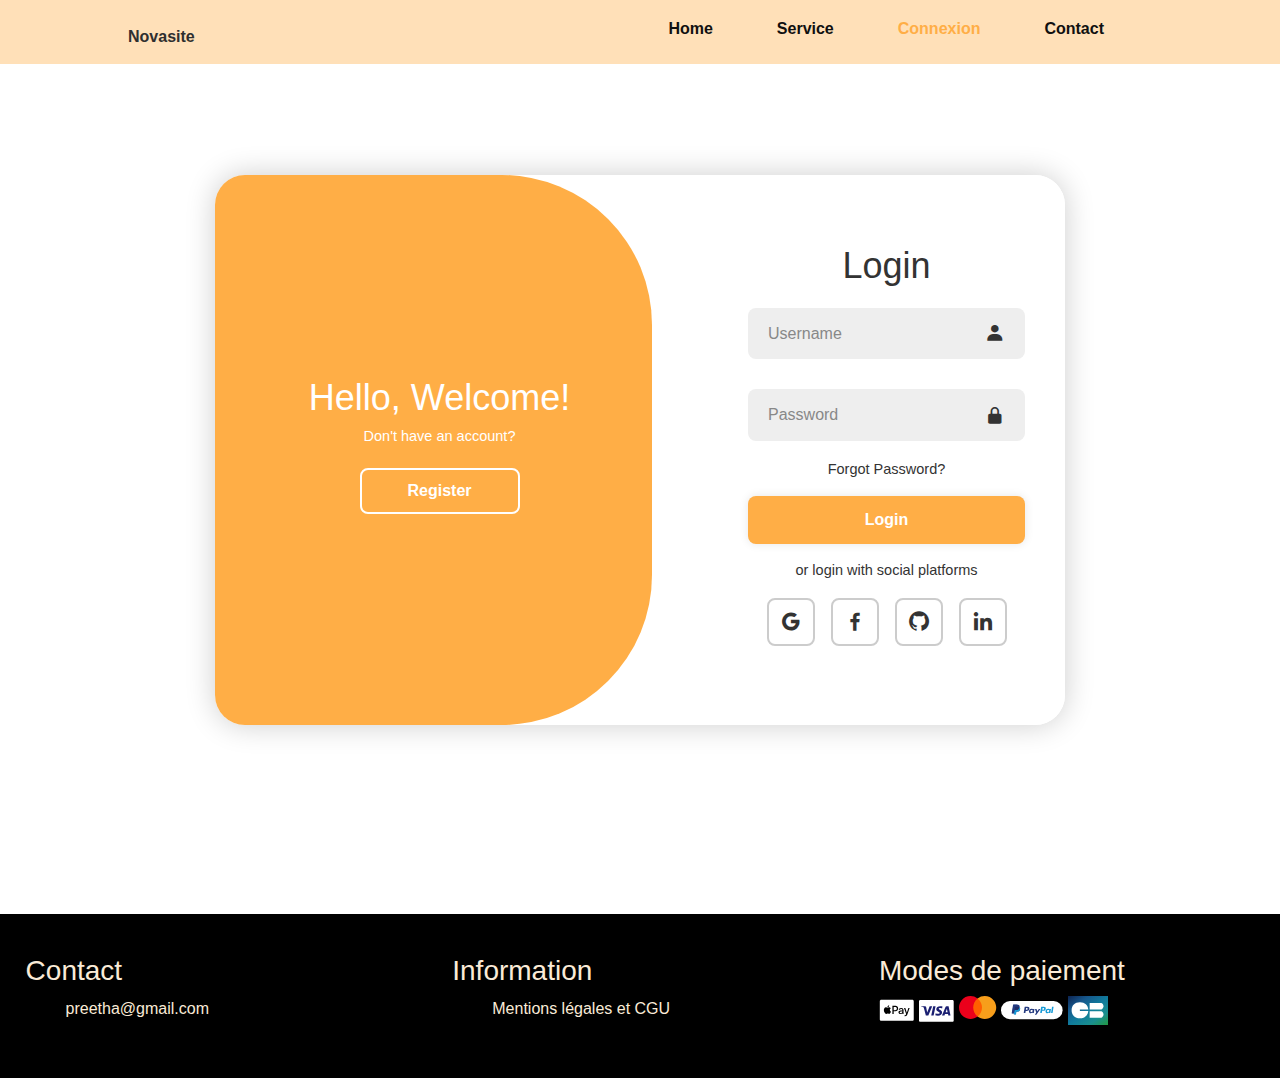
<file: connexion.html>
<!DOCTYPE html>

<html lang="fr">

    <head>

        <title>Novasite</title>
        <link class="icon" rel="shortcut icon" href="img/Novasite.ico" type="image/x-icon">
        <link href='https://unpkg.com/boxicons@2.1.4/css/boxicons.min.css' rel='stylesheet'>
        <!-- <link htef="https://cdnjs.cloudflare.com/ajax/libs/dropzone/5.9.3/basic.min.css"> -->

        <!-- bootstrap cdn -->

        <link rel="stylesheet" href="https://cdn.jsdelivr.net/npm/bootstrap@5.3.3/dist/css/bootstrap.min.css" integrity="sha384-QWTKZyjpPEjISv5WaRU9OFeRpok6YctnYmDr5pNlyT2bRjXh0JMhjY6hW+ALEwIH" crossorigin="anonymous">

        <link rel="stylesheet" href="css/connexion.css">
        <meta charset="UTF-8">
        <meta name="viewport" content="width=device-width, initial-scale=1.0">

    </head>

    <body>

         <!-- Code du header -->

    <header class="l-header">
        <nav class="nav bd-grid">
            <div class="">
                <a href="#" class="nav-logo">Novasite</a>
            </div>

            <div class="nav-menu" id="nav-menu">
                <ul class="nav-list">
                    <li class="nav-item"><a href="index.html" class="nav-link">Home</a></li>         <!-- ilisible a cuase de la couleurs -->
                    <li class="nav-item"><a href="services.html" class="nav-link">Service</a></li>
                    <li class="nav-item"><a href="connexion.html" class="nav-link active">Connexion</a></li>
                    <li class="nav-item"><a href="#" class="nav-link">Contact</a></li>
                </ul>
            </div>

            <div>
                <!-- <i class='bx bxs-cart nav-cart'></i> -->
                <i class="bx bx-menu nav-toggle" id="nav-toggle"></i>
            </div>
        </nav>
    </header>

    <main>

        <!-- <section style="display: flex;"> -->

        <div class="body-cont">

            <div class="container">
                <div class="form-box login">
                    <form action="#" method="post">
                        <h1>Login</h1>
                        <div class="input-box">
                            <input type="text" placeholder="Username" required>
                            <i class='bx bxs-user'></i>
                        </div>
                        <div class="input-box">
                            <input type="password" placeholder="Password" required>
                            <i class='bx bxs-lock-alt' ></i>
                        </div>
                        <div class="forgot-link">
                            <a href="#">Forgot Password?</a>
                        </div>
                        <button type="submit" class="btn">Login</button>
                        <p>or login with social platforms</p>
                        <div class="social-icons">
                            <a href="#"><i class='bx bxl-google' ></i></a>
                            <a href="#"><i class='bx bxl-facebook' ></i></a>
                            <a href="#"><i class='bx bxl-github' ></i></a>
                            <a href="#"><i class='bx bxl-linkedin' ></i></a>
                        </div>
                    </form>
                </div>
        
                <div class="form-box register">
                    <form action="#">
                        <h1>Registration</h1>
                        <div class="input-box">
                            <input type="text" placeholder="Username" required>
                            <i class='bx bxs-user'></i>
                        </div>
                        <div class="input-box">
                            <input type="email" placeholder="Email" required>
                            <i class='bx bxs-envelope' ></i>
                        </div>
                        <div class="input-box">
                            <input type="password" placeholder="Password" required>
                            <i class='bx bxs-lock-alt' ></i>
                        </div>
                        <button type="submit" class="btn">Register</button>
                        <p>or register with social platforms</p>
                        <div class="social-icons">
                            <a href="#"><i class='bx bxl-google' ></i></a>
                            <a href="#"><i class='bx bxl-facebook' ></i></a>
                            <a href="#"><i class='bx bxl-github' ></i></a>
                            <a href="#"><i class='bx bxl-linkedin' ></i></a>
                        </div>
                    </form>
                </div>
        
                <div class="toggle-box">
                    <div class="toggle-panel toggle-left">
                        <h1>Hello, Welcome!</h1>
                        <p>Don't have an account?</p>
                        <button class="btn register-btn">Register</button>
                    </div>
        
                    <div class="toggle-panel toggle-right">
                        <h1>Welcome Back!</h1>
                        <p>Already have an account?</p>
                        <button class="btn login-btn">Login</button>
                    </div>
                </div>
            </div>

        </div>

        </section>

    </main>

    <footer>

        <section class="footer-section">

            <h3>Contact</h3>

            <ul>
                <li> <a mailto:preetha@gmail.com href="#"> <p>preetha@gmail.com</p> </a></li>
                <!-- <li> <a href="#"> <p>text here</p> </a></li>
                <li> <a href="#"> <p>text here</p> </a></li> -->
            </ul>

        </section>

        <section class="footer-section">

            <h3>Information</h3>

            <ul>
                <li> <a href=""> <p>Mentions légales et CGU</p> </a> </li>
            </ul>
            
        </section >

        <section class="footer-section">

            <h3>Modes de paiement</h3>

            <!-- apple pay -->

            <svg data-testid="apple-pay" height="24px" version="1.1" viewBox="0 0 36 24" width="36px" xmlns="http://www.w3.org/2000/svg">
                <path d="M32.364,0 L3.19,0 C3.074,0 2.958,0 2.842,0 C2.726,0 2.61,0 2.552,0 C2.32,0 2.088,0 1.856,0.058 C1.624,0.116 1.45,0.174 1.218,0.29 C1.044,0.406 0.812,0.522 0.696,0.696 C0.58,0.87 0.406,1.044 0.29,1.218 C0.174,1.45 0.116,1.624 0.058,1.856 C-2.84217094e-14,2.088 -2.84217094e-14,2.32 -2.84217094e-14,2.552 C-2.84217094e-14,2.668 -2.84217094e-14,2.784 -2.84217094e-14,2.842 C-2.84217094e-14,2.958 -2.84217094e-14,3.074 -2.84217094e-14,3.19 L-2.84217094e-14,19.546 C-2.84217094e-14,19.662 -2.84217094e-14,19.778 -2.84217094e-14,19.894 C-2.84217094e-14,20.01 -2.84217094e-14,20.126 -2.84217094e-14,20.184 C-2.84217094e-14,20.416 -2.84217094e-14,20.648 0.058,20.88 C0.116,21.112 0.174,21.286 0.29,21.518 C0.406,21.692 0.522,21.924 0.696,22.04 C0.87,22.214 1.044,22.33 1.218,22.446 C1.45,22.562 1.624,22.62 1.856,22.678 C2.088,22.736 2.32,22.736 2.552,22.736 C2.668,22.736 2.784,22.736 2.842,22.736 C2.958,22.736 3.074,22.736 3.19,22.736 L32.364,22.736 C32.48,22.736 32.596,22.736 32.712,22.736 C32.828,22.736 32.944,22.736 33.002,22.736 C33.234,22.736 33.466,22.736 33.698,22.678 C33.93,22.62 34.104,22.562 34.336,22.446 C34.51,22.33 34.742,22.214 34.858,22.04 C35.032,21.866 35.148,21.692 35.264,21.518 C35.38,21.344 35.438,21.112 35.496,20.88 C35.554,20.648 35.554,20.416 35.554,20.184 C35.554,20.068 35.554,19.952 35.554,19.894 C35.554,19.778 35.554,19.662 35.554,19.546 L35.554,3.19 C35.554,3.074 35.554,2.958 35.554,2.842 C35.554,2.726 35.554,2.61 35.554,2.552 C35.554,2.32 35.554,2.088 35.496,1.856 C35.438,1.624 35.38,1.45 35.264,1.218 C35.148,1.044 35.032,0.812 34.858,0.696 C34.684,0.522 34.51,0.406 34.336,0.29 C34.104,0.174 33.93,0.116 33.698,0.058 C33.466,0 33.234,0 33.002,0 C32.886,0 32.77,0 32.712,0 C32.596,0 32.48,0 32.364,0 L32.364,0 Z" fill="#000000"></path>
                <path d="M32.364,0.754 L32.712,0.754 C32.828,0.754 32.886,0.754 33.002,0.754 C33.176,0.754 33.35,0.754 33.582,0.812 C33.756,0.812 33.872,0.87 33.988,0.928 C34.104,0.986 34.22,1.102 34.336,1.16 C34.452,1.276 34.51,1.392 34.568,1.508 C34.626,1.624 34.684,1.798 34.684,1.914 C34.742,2.088 34.742,2.32 34.742,2.494 C34.742,2.61 34.742,2.668 34.742,2.784 C34.742,2.9 34.742,3.016 34.742,3.132 L34.742,19.488 C34.742,19.604 34.742,19.72 34.742,19.836 C34.742,19.952 34.742,20.01 34.742,20.126 C34.742,20.3 34.742,20.474 34.684,20.706 C34.684,20.88 34.626,20.996 34.568,21.112 C34.51,21.228 34.394,21.344 34.336,21.46 C34.22,21.576 34.104,21.634 33.988,21.692 C33.872,21.75 33.698,21.808 33.582,21.808 C33.408,21.866 33.176,21.866 33.002,21.866 C32.886,21.866 32.828,21.866 32.712,21.866 C32.596,21.866 32.48,21.866 32.364,21.866 L3.19,21.866 L3.19,21.866 C3.074,21.866 2.958,21.866 2.842,21.866 C2.726,21.866 2.668,21.866 2.552,21.866 C2.378,21.866 2.204,21.866 1.972,21.808 C1.798,21.808 1.682,21.75 1.566,21.692 C1.45,21.634 1.334,21.518 1.218,21.46 C1.102,21.344 1.044,21.228 0.986,21.112 C0.928,20.996 0.87,20.822 0.87,20.706 C0.812,20.532 0.812,20.3 0.812,20.126 C0.812,20.01 0.812,19.952 0.812,19.836 L0.812,19.546 L0.812,19.488 L0.812,3.19 L0.812,3.132 L0.812,2.842 C0.812,2.726 0.812,2.668 0.812,2.552 C0.812,2.378 0.812,2.204 0.87,1.972 C0.87,1.798 0.928,1.682 0.986,1.566 C1.044,1.45 1.16,1.334 1.218,1.218 C1.276,1.102 1.45,1.044 1.566,0.986 C1.682,0.928 1.856,0.87 1.972,0.87 C2.146,0.812 2.378,0.812 2.552,0.812 C2.668,0.812 2.726,0.812 2.842,0.812 L3.19,0.812 L32.364,0.754" fill="#FFFFFF"></path><path d="M9.686,7.656 C9.976,7.25 10.208,6.786 10.15,6.264 C9.686,6.264 9.164,6.554 8.874,6.96 C8.584,7.308 8.352,7.83 8.41,8.294 C8.874,8.294 9.396,8.004 9.686,7.656" fill="#000000"></path>
                <path d="M10.15,8.352 C9.396,8.294 8.816,8.758 8.468,8.758 C8.12,8.758 7.598,8.352 7.018,8.352 C6.264,8.352 5.568,8.758 5.22,9.454 C4.466,10.788 4.988,12.818 5.8,13.862 C6.148,14.384 6.612,15.022 7.192,14.964 C7.772,14.964 7.946,14.616 8.642,14.616 C9.338,14.616 9.512,14.964 10.092,14.964 C10.672,14.964 11.078,14.442 11.426,13.862 C11.832,13.224 12.006,12.644 12.006,12.644 C12.006,12.644 10.846,12.18 10.846,10.846 C10.846,9.744 11.774,9.222 11.774,9.164 C11.252,8.468 10.44,8.41 10.15,8.352" fill="#000000"></path>
                <path d="M16.472,6.844 C18.038,6.844 19.14,7.946 19.14,9.512 C19.14,11.078 18.038,12.18 16.414,12.18 L14.674,12.18 L14.674,14.964 L13.398,14.964 L13.398,6.844 L16.472,6.844 L16.472,6.844 Z M14.674,11.136 L16.124,11.136 C17.226,11.136 17.864,10.556 17.864,9.512 C17.864,8.468 17.226,7.888 16.124,7.888 L14.674,7.888 L14.674,11.136 L14.674,11.136 Z" fill="#000000"></path>
                <path d="M19.488,13.282 C19.488,12.238 20.3,11.6 21.692,11.542 L23.316,11.426 L23.316,10.962 C23.316,10.324 22.852,9.918 22.156,9.918 C21.46,9.918 20.996,10.266 20.88,10.788 L19.72,10.788 C19.778,9.744 20.706,8.932 22.156,8.932 C23.606,8.932 24.534,9.686 24.534,10.904 L24.534,14.964 L23.374,14.964 L23.374,13.978 L23.374,13.978 C23.026,14.616 22.272,15.08 21.518,15.08 C20.3,15.08 19.488,14.384 19.488,13.282 Z M23.316,12.76 L23.316,12.296 L21.866,12.412 C21.112,12.47 20.706,12.76 20.706,13.282 C20.706,13.804 21.112,14.152 21.808,14.152 C22.62,14.152 23.316,13.572 23.316,12.76 Z" fill="#000000"></path>
                <path d="M25.578,17.168 L25.578,16.182 C25.694,16.182 25.868,16.182 25.984,16.182 C26.564,16.182 26.854,15.95 27.028,15.312 L27.144,14.964 L24.998,9.048 L26.332,9.048 L27.84,13.862 L27.84,13.862 L29.348,9.048 L30.624,9.048 L28.42,15.312 C27.898,16.762 27.318,17.226 26.1,17.226 C25.984,17.226 25.694,17.168 25.578,17.168 Z" fill="#000000"></path>
            </svg>

            <!-- visa -->
            
            <svg data-testid="visa" xmlns="http://www.w3.org/2000/svg" width="35" height="22" viewBox="0 0 35 22" fill="none">
                <path d="M34.742 20.532C34.742 21.228 34.162 21.808 33.466 21.808H1.276C0.58 21.808 0 21.228 0 20.532V1.276C0 0.58 0.58 0 1.276 0H33.408C34.104 0 34.684 0.58 34.684 1.276V20.532H34.742Z" fill="white"></path>
                <path d="M13.224 6.32201L9.338 15.544H6.844L4.93 8.17801C4.814 7.71401 4.698 7.54001 4.35 7.36601C3.77 7.07601 2.842 6.78601 1.972 6.61201L2.03 6.32201H6.09C6.612 6.32201 7.076 6.67001 7.192 7.25001L8.178 12.586L10.672 6.32201H13.224ZM23.084 12.528C23.084 10.092 19.72 9.97601 19.72 8.87401C19.72 8.52601 20.068 8.17801 20.706 8.12001C21.054 8.06201 21.982 8.06201 23.084 8.52601L23.49 6.55401C22.91 6.32201 22.156 6.14801 21.286 6.14801C18.908 6.14801 17.284 7.42401 17.284 9.22201C17.284 10.556 18.444 11.31 19.372 11.716C20.3 12.18 20.59 12.47 20.59 12.876C20.59 13.514 19.836 13.746 19.14 13.804C17.922 13.804 17.226 13.456 16.704 13.224L16.298 15.254C16.878 15.486 17.864 15.718 18.966 15.718C21.402 15.66 23.084 14.442 23.084 12.528ZM29.29 15.486H31.494L29.58 6.26401H27.55C27.086 6.26401 26.68 6.55401 26.506 6.96001L22.968 15.486H25.462L25.984 14.094H29.058L29.29 15.486ZM26.622 12.238L27.898 8.75801L28.594 12.238H26.622ZM16.588 6.32201L14.616 15.544H12.238L14.21 6.32201H16.588Z" fill="#1A1F71"></path>
            </svg>

            <!-- mastercard -->

            <svg data-testid="master-card" width="38px" height="30px" viewBox="0 0 38 30" version="1.1" xmlns="http://www.w3.org/2000/svg">
                <path d="M6.74719234,28.8825709 L6.74719234,26.9449914 C6.80590688,26.2991315 6.33619062,25.7707007 5.69033077,25.7119862 C5.63161623,25.7119862 5.5729017,25.7119862 5.5729017,25.7119862 C5.16189998,25.7119862 4.75089825,25.8881298 4.51604012,26.240417 C4.281182,25.8881298 3.9288948,25.6532717 3.51789308,25.7119862 C3.16560589,25.7119862 2.81331869,25.8881298 2.6371751,26.1817025 L2.6371751,25.8294153 L1.99131525,25.8294153 L1.99131525,28.8825709 L2.6371751,28.8825709 L2.6371751,27.1798495 C2.57846057,26.7688478 2.87203323,26.4165606 3.22432042,26.3578461 C3.28303495,26.3578461 3.34174948,26.3578461 3.34174948,26.3578461 C3.81146574,26.3578461 3.98760934,26.6514187 3.98760934,27.1798495 L3.98760934,28.8825709 L4.63346919,28.8825709 L4.63346919,27.1798495 C4.57475466,26.7688478 4.86832732,26.4165606 5.27932904,26.3578461 C5.33804357,26.3578461 5.33804357,26.3578461 5.39675811,26.3578461 C5.86647436,26.3578461 6.04261796,26.6514187 6.04261796,27.1798495 L6.04261796,28.8825709 L6.74719234,28.8825709 Z M16.6699483,25.7707007 L15.5543722,25.7707007 L15.5543722,24.8899828 L14.9085123,24.8899828 L14.9085123,25.8294153 L14.2626524,25.8294153 L14.2626524,26.4165606 L14.9085123,26.4165606 L14.9085123,27.8257094 C14.9085123,28.5302837 15.202085,28.9412855 15.9653739,28.9412855 C16.2589465,28.9412855 16.5525192,28.8825709 16.7873773,28.7064273 L16.6112337,28.119282 C16.4350901,28.2367111 16.2589465,28.2954256 16.0240884,28.2954256 C15.6718012,28.2954256 15.5543722,28.119282 15.5543722,27.7669948 L15.5543722,26.3578461 L16.6699483,26.3578461 C16.6699483,26.4165606 16.6699483,25.7707007 16.6699483,25.7707007 Z M22.3652579,25.7119862 C22.0129707,25.7119862 21.719398,25.8881298 21.5432544,26.1817025 L21.5432544,25.8294153 L20.8973946,25.8294153 L20.8973946,28.8825709 L21.5432544,28.8825709 L21.5432544,27.1798495 C21.5432544,26.6514187 21.7781126,26.4165606 22.1891143,26.4165606 C22.3065433,26.4165606 22.4826869,26.4165606 22.600116,26.4752751 L22.7762596,25.8294153 C22.7175451,25.7707007 22.5414015,25.7119862 22.3652579,25.7119862 L22.3652579,25.7119862 Z M13.7929362,26.0642734 C13.440649,25.8294153 12.9709327,25.7119862 12.559931,25.7707007 C11.7966421,25.7707007 11.2682113,26.1229879 11.2682113,26.7688478 C11.2682113,27.238564 11.6204985,27.5908512 12.3250729,27.6495658 L12.6186456,27.7082803 C12.9709327,27.7669948 13.1470763,27.8844239 13.1470763,28.001853 C13.1470763,28.2367111 12.9122182,28.3541401 12.442502,28.3541401 C12.0902148,28.3541401 11.7379276,28.2367111 11.4443549,28.0605675 L11.1507822,28.5889983 C11.561784,28.8825709 12.0315002,29 12.5012165,29 C13.3819345,29 13.9103653,28.5889983 13.9103653,28.001853 C13.9103653,27.4734222 13.4993635,27.1798495 12.8535037,27.0624204 L12.559931,27.0037059 C12.2663584,26.9449914 12.0315002,26.8862768 12.0315002,26.7101332 C12.0315002,26.4752751 12.2663584,26.3578461 12.6186456,26.3578461 C12.9709327,26.3578461 13.2645054,26.4752751 13.5580781,26.5927042 L13.7929362,26.0642734 Z M31.6421539,25.7119862 C31.2898668,25.7119862 30.9962941,25.8881298 30.8201505,26.1817025 L30.8201505,25.8294153 L30.1742906,25.8294153 L30.1742906,28.8825709 L30.8201505,28.8825709 L30.8201505,27.1798495 C30.8201505,26.6514187 31.0550086,26.4165606 31.4660103,26.4165606 C31.5834394,26.4165606 31.759583,26.4165606 31.8770121,26.4752751 L32.0531557,25.8294153 C31.9357266,25.7707007 31.759583,25.7119862 31.6421539,25.7119862 L31.6421539,25.7119862 Z M23.0698323,27.2972786 C23.0111177,28.1779966 23.7156921,28.8825709 24.5376956,28.8825709 C24.5964101,28.8825709 24.6551246,28.8825709 24.7138392,28.8825709 C25.1248409,28.8825709 25.4771281,28.7651419 25.8294153,28.5302837 L25.5358426,28.001853 C25.3009845,28.1779966 25.0074118,28.2954256 24.7138392,28.2954256 C24.1854084,28.2367111 23.7744066,27.8257094 23.7744066,27.238564 C23.8331212,26.7688478 24.1854084,26.3578461 24.7138392,26.2991315 C25.0074118,26.2991315 25.3009845,26.4165606 25.5358426,26.5927042 L25.8294153,26.0642734 C25.5358426,25.8294153 25.1248409,25.6532717 24.7138392,25.7119862 C23.8331212,25.6532717 23.1285468,26.2991315 23.0698323,27.1798495 C23.0698323,27.238564 23.0698323,27.2972786 23.0698323,27.2972786 L23.0698323,27.2972786 Z M29.2935727,27.2972786 L29.2935727,25.7707007 L28.6477128,25.7707007 L28.6477128,26.1229879 C28.4128547,25.8294153 28.0605675,25.6532717 27.7082803,25.6532717 C26.8275623,25.7119862 26.1229879,26.4752751 26.1817025,27.3559931 C26.240417,28.1779966 26.8862768,28.8238564 27.7082803,28.8825709 C28.0605675,28.8825709 28.4715692,28.7064273 28.6477128,28.4128547 L28.6477128,28.7651419 L29.2935727,28.7651419 L29.2935727,27.2972786 Z M26.8275623,27.2972786 C26.8275623,26.7688478 27.2972786,26.4165606 27.8257094,26.4165606 C28.3541401,26.4165606 28.7064273,26.8862768 28.7064273,27.4147076 C28.7064273,27.8844239 28.2954256,28.2954256 27.7669948,28.2954256 C27.238564,28.2954256 26.8275623,27.8844239 26.8275623,27.4147076 C26.7688478,27.3559931 26.7688478,27.3559931 26.8275623,27.2972786 Z M18.7836714,25.7119862 C17.9029534,25.7707007 17.1983791,26.5339897 17.2570936,27.4147076 C17.3158081,28.2367111 17.961668,28.9412855 18.842386,28.9412855 C19.3121022,28.9412855 19.7231039,28.8238564 20.0753911,28.5302837 L19.7231039,28.0605675 C19.4882458,28.2367111 19.1359586,28.3541401 18.842386,28.3541401 C18.3726697,28.4128547 17.961668,28.0605675 17.9029534,27.5908512 L20.1928202,27.5908512 C20.1928202,27.5321367 20.1928202,27.4147076 20.1928202,27.3559931 C20.1928202,26.3578461 19.6056749,25.7119862 18.7836714,25.7119862 L18.7836714,25.7119862 Z M18.7836714,26.2991315 C19.1946731,26.2991315 19.5469603,26.6514187 19.5469603,27.0624204 L17.961668,27.0624204 C17.961668,26.6514187 18.3139552,26.2991315 18.7836714,26.2991315 L18.7836714,26.2991315 Z M35.4585985,27.2972786 L35.4585985,24.5376956 L34.8127387,24.5376956 L34.8127387,26.1229879 C34.5778805,25.8294153 34.2255934,25.6532717 33.8733062,25.6532717 C32.9925882,25.7119862 32.2880138,26.4752751 32.3467283,27.3559931 C32.4054429,28.1779966 33.0513027,28.8238564 33.8733062,28.8825709 C34.2255934,28.8825709 34.6365951,28.7064273 34.8127387,28.4128547 L34.8127387,28.7651419 L35.4585985,28.7651419 L35.4585985,27.2972786 Z M36.5741746,28.4128547 C36.6328892,28.4128547 36.6328892,28.4128547 36.6916037,28.4128547 C36.7503182,28.4128547 36.7503182,28.4715692 36.8090328,28.4715692 C36.8090328,28.4715692 36.8677473,28.5302837 36.8677473,28.5889983 C36.9264618,28.6477128 36.9264618,28.7651419 36.8677473,28.8238564 C36.8677473,28.8825709 36.8090328,28.8825709 36.8090328,28.9412855 C36.8090328,28.9412855 36.7503182,29 36.6916037,29 C36.6328892,29 36.6328892,29 36.5741746,29 C36.4567456,29 36.3393165,28.9412855 36.280602,28.8238564 C36.2218874,28.7651419 36.2218874,28.6477128 36.280602,28.5889983 C36.280602,28.5302837 36.3393165,28.5302837 36.3393165,28.4715692 C36.3393165,28.4715692 36.398031,28.4128547 36.4567456,28.4128547 C36.4567456,28.4128547 36.5154601,28.4128547 36.5741746,28.4128547 L36.5741746,28.4128547 Z M36.5741746,28.9412855 C36.6328892,28.9412855 36.6328892,28.9412855 36.6916037,28.9412855 L36.7503182,28.8825709 C36.8677473,28.7651419 36.8677473,28.6477128 36.7503182,28.5302837 L36.6916037,28.4715692 C36.6916037,28.4715692 36.6328892,28.4715692 36.5741746,28.4715692 C36.5154601,28.4715692 36.5154601,28.4715692 36.4567456,28.4715692 C36.4567456,28.4715692 36.398031,28.4715692 36.398031,28.5302837 C36.280602,28.6477128 36.280602,28.7651419 36.398031,28.8825709 L36.4567456,28.9412855 C36.5154601,28.9412855 36.5154601,28.9412855 36.5741746,28.9412855 L36.5741746,28.9412855 Z M36.5741746,28.5889983 C36.6328892,28.5889983 36.6328892,28.5889983 36.5741746,28.5889983 L36.6916037,28.6477128 L36.6916037,28.7064273 L36.6328892,28.7064273 L36.7503182,28.8238564 L36.6916037,28.8238564 L36.6328892,28.7064273 L36.6328892,28.7064273 L36.6328892,28.8238564 L36.5741746,28.8238564 L36.5741746,28.5302837 L36.5741746,28.5889983 L36.5741746,28.5889983 Z M36.5154601,28.6477128 L36.5154601,28.6477128 L36.5154601,28.6477128 C36.5741746,28.7064273 36.5741746,28.7064273 36.6328892,28.7064273 L36.6328892,28.7064273 L36.6328892,28.7064273 C36.6328892,28.7064273 36.6328892,28.7064273 36.5154601,28.6477128 L36.5154601,28.6477128 L36.5154601,28.6477128 Z M32.9925882,27.2972786 C33.0513027,26.7688478 33.4623044,26.4165606 33.9907352,26.4165606 C34.519166,26.4165606 34.8714532,26.8862768 34.8714532,27.4147076 C34.8714532,27.8844239 34.4604515,28.2954256 33.9320207,28.2954256 C33.4035899,28.2954256 32.9925882,27.8844239 32.9925882,27.4147076 C32.9925882,27.3559931 32.9925882,27.3559931 32.9925882,27.2972786 Z M10.5049224,27.2972786 L10.5049224,25.7707007 L9.85906254,25.7707007 L9.85906254,26.1229879 C9.62420442,25.8294153 9.27191722,25.6532717 8.91963003,25.6532717 C8.03891205,25.7119862 7.33433766,26.4752751 7.3930522,27.3559931 C7.45176673,28.1779966 8.09762658,28.8238564 8.91963003,28.8825709 C9.27191722,28.8825709 9.68291895,28.7064273 9.85906254,28.4128547 L9.85906254,28.7651419 L10.5049224,28.7651419 L10.5049224,27.2972786 Z M8.03891205,27.2972786 C8.03891205,26.7688478 8.50862831,26.4165606 9.03705909,26.4165606 C9.56548988,26.4165606 9.91777708,26.8862768 9.91777708,27.4147076 C9.91777708,27.8844239 9.50677535,28.2954256 8.97834456,28.2954256 C8.44991377,28.2954256 8.03891205,27.8844239 8.03891205,27.4147076 C8.03891205,27.3559931 8.03891205,27.3559931 8.03891205,27.2972786 L8.03891205,27.2972786 Z"></path>
                <rect fill="#FF5F00" height="18.0840759" width="10.0988995" x="13.5580781" y="2.4610315"></rect>
                <path d="M14.2039379,11.561784 C14.2039379,8.03891205 15.8479448,4.69218372 18.6075278,2.51974603 C13.6167926,-1.41412762 6.33619062,-0.533409634 2.4610315,4.45732559 C-1.47284215,9.44806082 -0.592124166,16.7286628 4.39861106,20.6038219 C8.56734284,23.8918357 14.438796,23.8918357 18.6075278,20.6038219 C15.8479448,18.4313842 14.2039379,15.0846559 14.2039379,11.561784 Z" fill="#EB001B"></path>
                <path d="M37.2200345,11.561784 C37.2200345,17.9029534 32.0531557,23.0698323 25.7119862,23.0698323 C23.1285468,23.0698323 20.6038219,22.1891143 18.6075278,20.6038219 C23.598263,16.6699483 24.478981,9.44806082 20.5451074,4.39861106 C19.9579621,3.69403668 19.3121022,3.04817682 18.6075278,2.4610315 C23.598263,-1.47284215 30.878865,-0.592124166 34.7540241,4.39861106 C36.398031,6.45361968 37.2200345,8.97834456 37.2200345,11.561784 L37.2200345,11.561784 Z" fill="#F79E1B"></path>
            </svg>

            <!-- paypal -->

            <svg data-testid="paypal" width="62px" height="20px" viewBox="0 0 62 20" version="1.1" xmlns="http://www.w3.org/2000/svg">
                <rect fill="#FFFFFF" height="18.154" rx="9" width="61.6" x="0" y="0"></rect>
                <path d="M26.332,5.684 L24.012,5.684 C23.838,5.684 23.722,5.8 23.664,5.916 L22.736,11.832 C22.736,11.948 22.794,12.064 22.968,12.064 L24.07,12.064 C24.244,12.064 24.36,11.948 24.418,11.774 L24.65,10.208 C24.708,10.034 24.824,9.918 24.998,9.918 L25.752,9.918 C27.26,9.918 28.13,9.164 28.362,7.714 C28.42,7.076 28.362,6.612 28.072,6.206 C27.666,5.916 27.086,5.684 26.332,5.684 Z M26.622,7.888 C26.506,8.7 25.868,8.7 25.23,8.7 L24.882,8.7 L25.114,7.134 C25.114,7.076 25.172,6.96 25.346,6.96 L25.52,6.96 C25.926,6.96 26.332,6.96 26.506,7.192 C26.622,7.366 26.622,7.598 26.622,7.888 Z" fill="#253B80"></path>
                <path d="M33.234,7.888 L32.132,7.888 C32.074,7.888 31.958,7.946 31.9,8.062 L31.842,8.352 L31.784,8.236 C31.552,7.888 30.972,7.772 30.508,7.772 C29.29,7.772 28.246,8.7 28.014,9.976 C27.898,10.672 28.072,11.252 28.42,11.716 C28.768,12.122 29.232,12.238 29.812,12.238 C30.798,12.238 31.378,11.6 31.378,11.6 L31.32,11.89 C31.32,12.006 31.378,12.122 31.552,12.122 L32.538,12.122 C32.712,12.122 32.828,12.006 32.886,11.832 L33.466,8.004 C33.466,7.946 33.35,7.888 33.234,7.888 Z M31.668,10.034 C31.552,10.672 31.03,11.078 30.392,11.078 C30.044,11.078 29.812,11.02 29.638,10.788 C29.464,10.556 29.406,10.324 29.464,9.976 C29.522,9.338 30.102,8.932 30.74,8.932 C31.088,8.932 31.32,9.048 31.494,9.222 C31.668,9.396 31.726,9.744 31.668,10.034 Z" fill="#253B80"></path>
                <path d="M39.15,7.888 L38.048,7.888 C37.932,7.888 37.816,7.946 37.816,8.004 L36.25,10.266 L35.554,8.12 C35.496,8.004 35.38,7.888 35.264,7.888 L34.162,7.888 C34.046,7.888 33.93,8.004 33.988,8.12 L35.206,11.716 L34.046,13.34 C33.988,13.456 34.046,13.63 34.22,13.63 L35.322,13.63 C35.438,13.63 35.554,13.572 35.554,13.514 L39.266,8.178 C39.382,8.062 39.324,7.888 39.15,7.888 Z" fill="#253B80"></path>
                <path d="M42.804,5.684 L40.484,5.684 C40.31,5.684 40.194,5.8 40.136,5.916 L39.208,11.832 C39.208,11.948 39.266,12.064 39.44,12.064 L40.6,12.064 C40.716,12.064 40.832,12.006 40.832,11.832 L41.064,10.15 C41.122,9.976 41.238,9.86 41.412,9.86 L42.166,9.86 C43.674,9.86 44.544,9.106 44.776,7.656 C44.834,7.018 44.776,6.554 44.486,6.148 C44.196,5.916 43.616,5.684 42.804,5.684 Z M43.094,7.888 C42.978,8.7 42.34,8.7 41.702,8.7 L41.354,8.7 L41.586,7.134 C41.586,7.076 41.644,6.96 41.818,6.96 L41.992,6.96 C42.398,6.96 42.804,6.96 42.978,7.192 C43.094,7.366 43.152,7.598 43.094,7.888 Z" fill="#179BD7"></path>
                <path d="M49.764,7.888 L48.662,7.888 C48.604,7.888 48.488,7.946 48.43,8.062 L48.372,8.352 L48.314,8.236 C48.082,7.888 47.502,7.772 47.038,7.772 C45.82,7.772 44.776,8.7 44.544,9.976 C44.428,10.672 44.602,11.252 44.95,11.716 C45.298,12.122 45.762,12.238 46.342,12.238 C47.328,12.238 47.908,11.6 47.908,11.6 L47.85,11.89 C47.85,12.006 47.908,12.122 48.082,12.122 L49.068,12.122 C49.242,12.122 49.358,12.006 49.416,11.832 L49.996,8.004 C49.996,7.946 49.88,7.888 49.764,7.888 Z M48.198,10.034 C48.082,10.672 47.56,11.078 46.922,11.078 C46.574,11.078 46.342,11.02 46.168,10.788 C45.994,10.556 45.936,10.324 45.994,9.976 C46.052,9.338 46.632,8.932 47.27,8.932 C47.618,8.932 47.85,9.048 48.024,9.222 C48.198,9.396 48.256,9.744 48.198,10.034 Z" fill="#179BD7"></path>
                <path d="M51.04,5.858 L50.054,11.89 C50.054,12.006 50.112,12.122 50.286,12.122 L51.272,12.122 C51.446,12.122 51.562,12.006 51.62,11.832 L52.548,5.916 C52.548,5.8 52.49,5.684 52.316,5.684 L51.214,5.684 C51.156,5.684 51.04,5.8 51.04,5.858 Z" fill="#179BD7"></path>
                <path d="M13.166,13.34 L13.34,12.238 L12.992,12.238 L11.136,12.238 L12.412,3.944 C12.412,3.886 12.412,3.886 12.47,3.886 C12.47,3.886 12.528,3.828 12.528,3.828 L15.718,3.828 C16.762,3.828 17.516,4.06 17.864,4.524 C18.038,4.756 18.154,4.93 18.212,5.22 C18.27,5.452 18.27,5.742 18.212,6.09 L18.212,6.148 L18.212,6.38 L18.386,6.438 C18.56,6.496 18.618,6.612 18.734,6.728 C18.908,6.902 18.966,7.076 19.024,7.424 C19.082,7.656 19.082,8.004 18.966,8.41 C18.908,8.816 18.734,9.222 18.618,9.512 C18.502,9.802 18.27,10.034 17.98,10.208 C17.748,10.382 17.458,10.498 17.168,10.556 C16.878,10.614 16.472,10.672 16.124,10.672 L15.892,10.672 C15.718,10.672 15.544,10.73 15.37,10.846 C15.254,10.962 15.138,11.136 15.138,11.31 L15.138,11.368 L14.848,13.34 L14.848,13.398 C14.848,13.456 14.848,13.456 14.848,13.456 C14.848,13.456 14.848,13.456 14.79,13.456 C14.674,13.34 13.166,13.34 13.166,13.34 Z" fill="#253B80"></path>
                <path d="M18.502,6.032 L18.502,6.032 L18.502,6.032 C18.502,6.09 18.502,6.148 18.444,6.206 C18.038,8.352 16.588,9.106 14.79,9.106 L13.862,9.106 C13.63,9.106 13.456,9.28 13.398,9.454 L13.398,9.454 L13.398,9.454 L12.934,12.47 L12.818,13.282 C12.76,13.398 12.876,13.572 13.05,13.572 L14.674,13.572 C14.906,13.572 15.022,13.456 15.022,13.224 L15.022,13.166 L15.312,11.194 L15.312,11.078 C15.37,10.846 15.544,10.73 15.66,10.73 L15.892,10.73 C17.458,10.73 18.734,10.034 19.14,8.236 C19.314,7.424 19.198,6.786 18.792,6.38 C18.792,6.264 18.676,6.148 18.502,6.032 Z" fill="#179BD7"></path>
                <path d="M18.038,5.858 C17.98,5.858 17.922,5.8 17.806,5.8 C17.748,5.8 17.69,5.742 17.574,5.742 C17.342,5.684 17.052,5.684 16.762,5.684 L14.268,5.684 C14.21,5.684 14.152,5.684 14.094,5.742 C13.978,5.8 13.862,5.916 13.862,6.032 L13.34,9.396 L13.34,9.454 C13.398,9.222 13.572,9.106 13.804,9.106 L14.732,9.106 C16.588,9.106 17.98,8.352 18.386,6.206 C18.386,6.148 18.444,6.09 18.444,6.032 C18.328,5.974 18.212,5.974 18.096,5.916 C18.096,5.858 18.096,5.858 18.038,5.858 Z" fill="#222D65"></path>
                <path d="M13.978,6.032 C13.978,5.916 14.094,5.8 14.21,5.742 C14.268,5.684 14.326,5.684 14.384,5.684 L16.878,5.684 C17.168,5.684 17.458,5.684 17.69,5.742 C17.748,5.742 17.806,5.8 17.922,5.8 C17.98,5.8 18.038,5.858 18.154,5.858 C18.212,5.858 18.212,5.858 18.212,5.916 C18.328,5.974 18.444,5.974 18.56,6.032 C18.676,5.22 18.56,4.698 18.154,4.176 C17.69,3.654 16.82,3.422 15.718,3.422 L12.528,3.422 C12.296,3.422 12.122,3.596 12.064,3.77 L10.73,12.122 C10.672,12.296 10.788,12.47 10.962,12.47 L12.934,12.47 L13.456,9.338 L13.978,6.032 Z" fill="#253B80"></path>
            </svg>

            <!-- carte-bancaire -->

            <svg data-testid="carte-bancaire" fill="none" height="29" viewBox="0 0 44 32" xmlns="http://www.w3.org/2000/svg" style="background:linear-gradient(145.27deg, #0D2350 0%, #16578C 25.52%, #107B9C 51.56%, #198F8F 76.04%, #239942 100%)">
                <path d="M39.2 11.3C39.2 10.8 39.1 10.3 38.9 9.80001C38.7 9.30001 38.4 8.90001 38.1 8.60001C37.7 8.20001 37.3 7.90001 36.8 7.80001C36.3 7.60001 35.7 7.60001 34.9 7.60001H23.9V11.3V15H34.8C35.6 15 36.3 14.9 36.7 14.8C37.2 14.6 37.6 14.4 38 14C38.4 13.6 38.6 13.2 38.8 12.8C39.1 12.3 39.2 11.8 39.2 11.3Z" fill="white"></path>
                <path d="M39.2 20.4C39.2 19.9 39.1 19.4 38.9 18.9C38.7 18.4 38.4 18 38.1 17.7C37.7 17.3 37.3 17 36.8 16.9C36.3 16.7 35.7 16.7 34.9 16.7H23.9V20.4V24.1H34.8C35.6 24.1 36.3 24 36.7 23.9C37.2 23.7 37.6 23.5 38 23.1C38.4 22.7 38.6 22.3 38.8 21.9C39.1 21.4 39.2 20.9 39.2 20.4Z" fill="white"></path>
                <path d="M22.4 15C22 10.2 18.6 7 13.2 7C7.5 7 4 10.5 4 15.8C4 21.3 7.7 24.6 13.2 24.6C18.6 24.6 22 21.5 22.4 16.6H13.1V14.9H22.4V15Z" fill="white"></path>
            </svg>

        </section>

    </footer>

    <script src="js/connexion.js"></script>
    <script src="js/header.js"></script>

    </body>

</html>
</file>
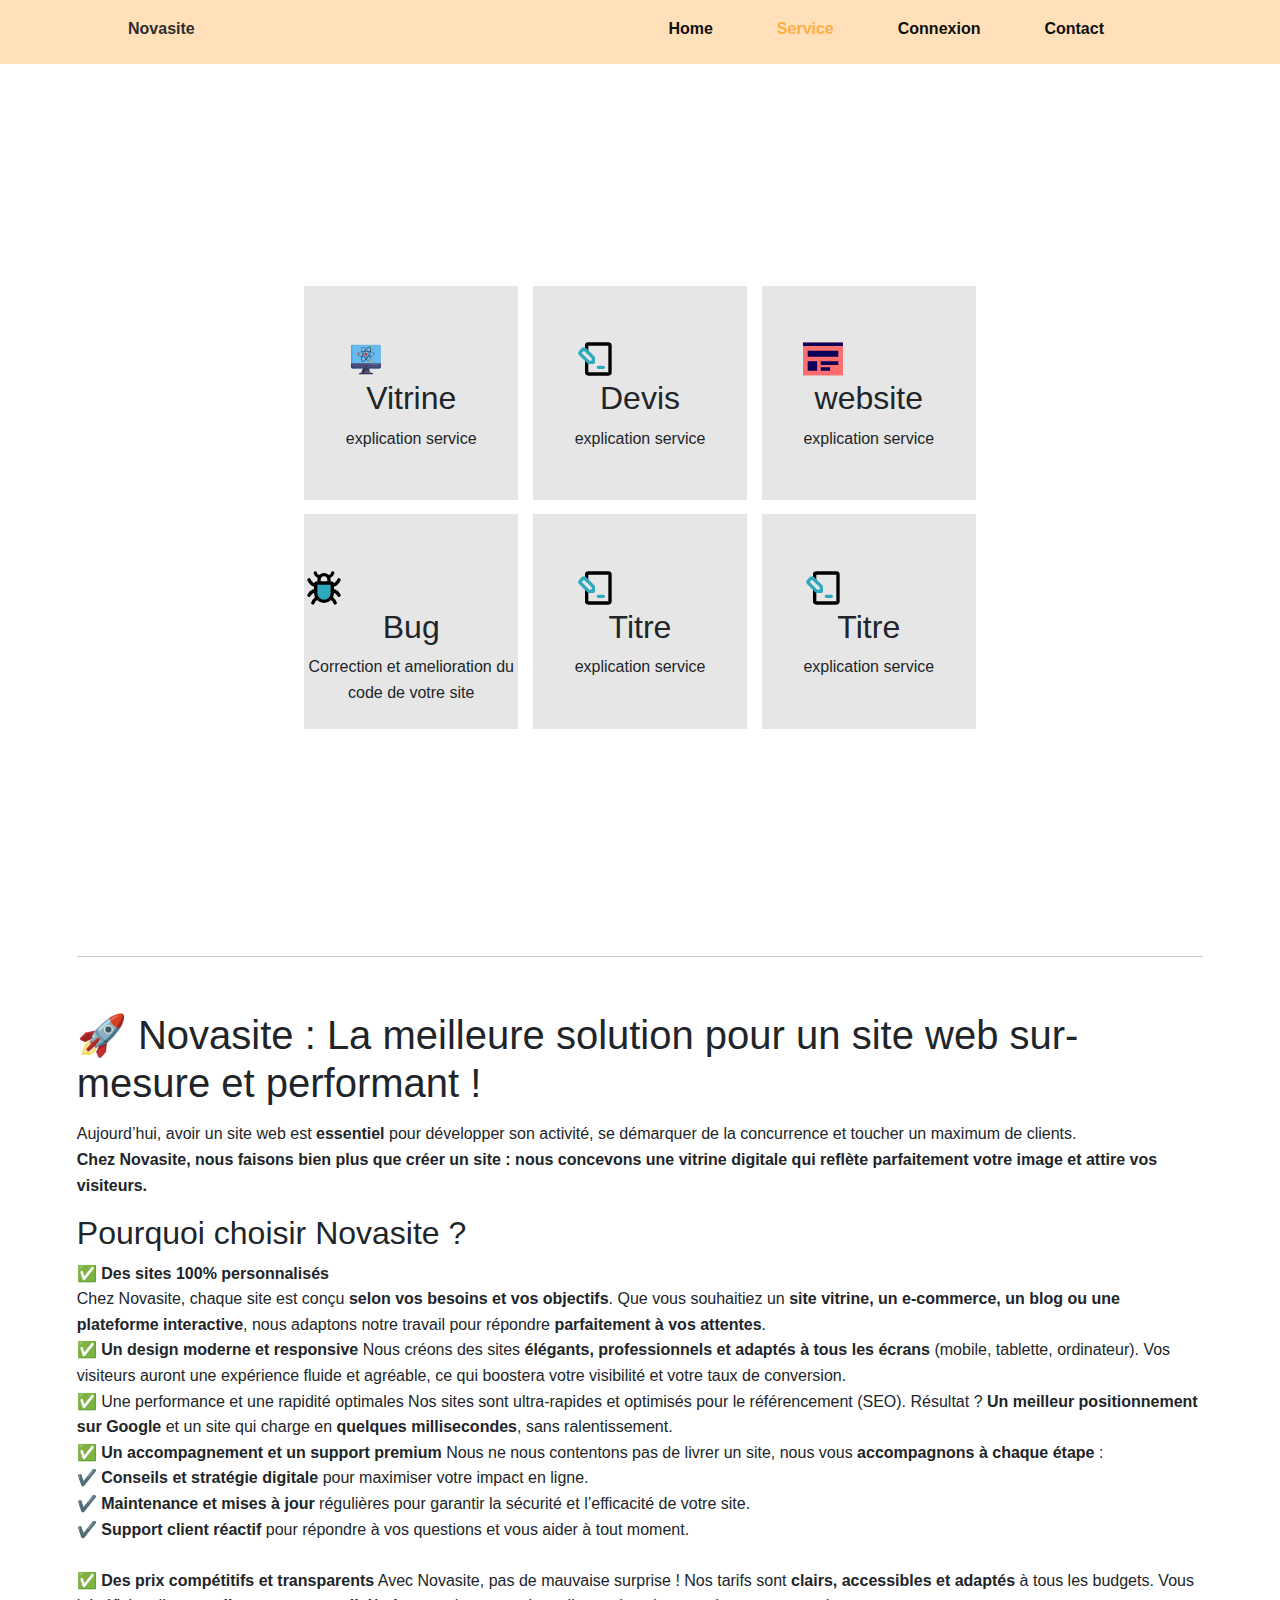
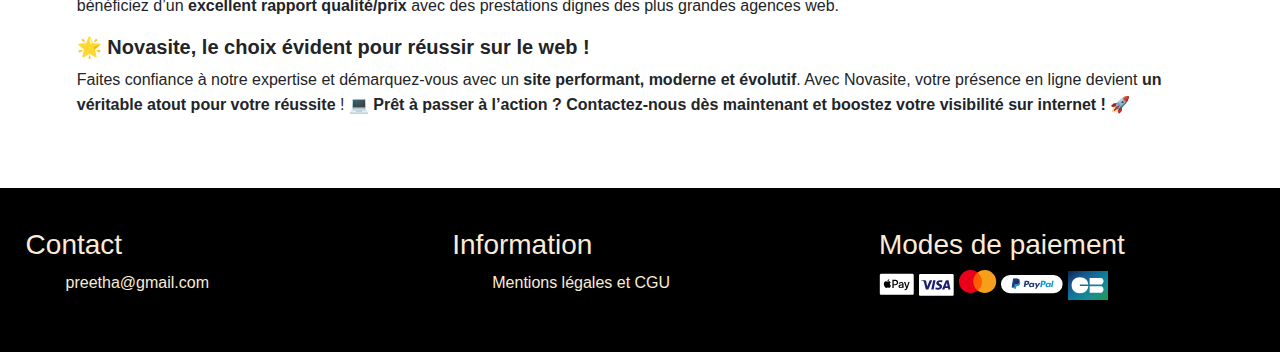
<file: services.html>
<!DOCTYPE html>

<html lang="fr">

    <head>

        <title>Novasite</title>
        <link class="icon" rel="shortcut icon" href="img/Novasite.ico" type="image/x-icon">
        <link href='https://unpkg.com/boxicons@2.1.4/css/boxicons.min.css' rel='stylesheet'>
        <!-- <link htef="https://cdnjs.cloudflare.com/ajax/libs/dropzone/5.9.3/basic.min.css"> -->

         <!-- bootstrap cdn -->

         <link rel="stylesheet" href="https://cdn.jsdelivr.net/npm/bootstrap@5.3.3/dist/css/bootstrap.min.css" integrity="sha384-QWTKZyjpPEjISv5WaRU9OFeRpok6YctnYmDr5pNlyT2bRjXh0JMhjY6hW+ALEwIH" crossorigin="anonymous">
        <link rel="stylesheet" href="css/service.css">
        <meta charset="UTF-8">
        <meta name="viewport" content="width=device-width, initial-scale=1.0">

    </head>

    <body>

       <!-- Code du header -->

       <header class="l-header">
        <nav class="nav bd-grid">
            <div class="remfocus">
                <a href="#" class="nav-logo">Novasite</a>
            </div>

            <div class="nav-menu" id="nav-menu">
                <ul class="nav-list">
                    <li class="nav-item"><a href="index.html" class="nav-link">Home</a></li>         <!-- ilisible a cuase de la couleurs -->
                    <li class="nav-item"><a href="services.html" class="nav-link active">Service</a></li>
                    <li class="nav-item"><a href="connexion.html" class="nav-link">Connexion</a></li>
                    <li class="nav-item"><a href="#" class="nav-link">Contact</a></li>
                </ul>
            </div>
    
            <div>
                <!-- <i class='bx bxs-cart nav-cart'></i> -->
                <i class="bx bx-menu nav-toggle" id="nav-toggle"></i>
            </div>
        </nav>
       </header>

            <main>

                <section class="section-service"> <br>

                    <div class="service-select">

                        <div data-url="#" class="service" style="grid-column: 2/4; grid-row: 4/2;">

                            <div>
    
                            <svg width="40px" height="40px" viewBox="0 0 2050 2050" data-name="Layer 2" id="Layer_2" xmlns="http://www.w3.org/2000/svg"><defs><style>.cls-1{fill:#67baeb;}.cls-2{fill:#4d4c78;}.cls-3{fill:#46a1f8;}.cls-4{fill:#323150;}.cls-5{fill:#64639c;}.cls-6{fill:#de3226;}.cls-7{fill:#b11a31;}.cls-8{fill:#84b320;}.cls-9{fill:#f4c23f;}.cls-10{fill:#4b7d27;}.cls-11{fill:#f4a93f;}</style></defs><title/><rect class="cls-1" height="1210.74" rx="65.8" ry="65.8" width="1531.3" x="259.3" y="290.9"/><path class="cls-2" d="M259.3,1261.3v174.5a65.8,65.8,0,0,0,65.8,65.8H1724.9a65.8,65.8,0,0,0,65.8-65.8V1261.3Z"/><path class="cls-2" d="M259.3,1261.3v174.5a65.8,65.8,0,0,0,65.8,65.8H1724.9a65.8,65.8,0,0,0,65.8-65.8V1261.3Z"/><path class="cls-3" d="M397,1449a65.9,65.9,0,0,1-65.9-65.9V304a70.1,70.1,0,0,1,1.3-13.1h-7.3a65.9,65.9,0,0,0-65.8,65.8V1435.8a65.8,65.8,0,0,0,65.8,65.8H1724.9a65.9,65.9,0,0,0,64.5-52.6Z"/><path class="cls-4" d="M397,1449a65.9,65.9,0,0,1-65.9-65.9V1261.3H259.3v174.5a65.8,65.8,0,0,0,65.8,65.8H1724.9a65.9,65.9,0,0,0,64.5-52.6Z"/><circle class="cls-4" cx="1025" cy="1384.4" r="47.8"/><polygon class="cls-2" points="1263.1 1728.8 786.9 1728.8 881.4 1501.6 1168.6 1501.6 1263.1 1728.8"/><path class="cls-4" d="M1071.4,1564.9H1195l-26.4-63.3H881.4l-94.5,227.2H938.5l43.3-104.1A97,97,0,0,1,1071.4,1564.9Z"/><path class="cls-4" d="M732.4,1728.8h585.2a77.2,77.2,0,0,1,77.2,77.2v0a0,0,0,0,1,0,0H655.2a0,0,0,0,1,0,0v0A77.2,77.2,0,0,1,732.4,1728.8Z"/><rect class="cls-5" height="75.2" rx="37.6" ry="37.6" width="411.9" x="1263.1" y="1261.3"/><rect class="cls-5" height="122.46" rx="29.8" ry="29.8" transform="translate(-529.8 566.4) rotate(-21.9)" width="59.7" x="1168.3" y="1590.6"/><path class="cls-6" d="M1024.5,846.3a69.5,69.5,0,1,1,69.5-69.5A69.5,69.5,0,0,1,1024.5,846.3Z"/><path class="cls-4" d="M861.7,1151.7a68.4,68.4,0,0,1-34.4-8.7c-19.9-11.2-32.9-32.4-38.7-62.8-5.3-27.9-4.4-62.6,2.6-103.3,14.2-82.5,52.2-181.1,106.9-277.6s119.8-179.9,183.2-234.4c31.4-26.9,60.7-45.5,87.3-55.3,29.1-10.6,54-10.3,73.8.9s32.9,32.4,38.7,62.9c5.3,27.8,4.4,62.5-2.6,103.2-14.2,82.5-52.1,181.1-106.9,277.7s-119.8,179.8-183.2,234.4c-31.3,26.9-60.7,45.5-87.3,55.2C886.9,1149.1,873.8,1151.7,861.7,1151.7Zm346.2-731.3c-9.8,0-20.8,2.2-32.9,6.6-24.5,9-52,26.5-81.6,51.9s-60.6,58.5-90.8,97A1098,1098,0,0,0,845.9,852.3C828.4,898.1,816.2,941,809.4,980s-7.5,71.1-2.6,96.7,14.7,41.8,29.6,50.2,34.5,8.3,58.3-.4,52-26.4,81.6-51.9,60.6-58.4,90.9-96.9a1067.9,1067.9,0,0,0,88.3-132.6c27.2-47.9,50.2-96.3,68.3-143.9,17.5-45.7,29.8-88.7,36.5-127.7s7.5-71,2.6-96.6-14.7-41.8-29.6-50.3A51.4,51.4,0,0,0,1207.9,420.4Z"/><path class="cls-4" d="M861.7,1151.7a68.4,68.4,0,0,1-34.4-8.7c-19.9-11.2-32.9-32.4-38.7-62.8-5.3-27.9-4.4-62.6,2.6-103.3,14.2-82.5,52.2-181.1,106.9-277.6s119.8-179.9,183.2-234.4c31.4-26.9,60.7-45.5,87.3-55.3,29.1-10.6,54-10.3,73.8.9s32.9,32.4,38.7,62.9c5.3,27.8,4.4,62.5-2.6,103.2-14.2,82.5-52.1,181.1-106.9,277.7s-119.8,179.8-183.2,234.4c-31.3,26.9-60.7,45.5-87.3,55.2C886.9,1149.1,873.8,1151.7,861.7,1151.7Zm346.2-731.3c-9.8,0-20.8,2.2-32.9,6.6-24.5,9-52,26.5-81.6,51.9s-60.6,58.5-90.8,97A1098,1098,0,0,0,845.9,852.3C828.4,898.1,816.2,941,809.4,980s-7.5,71.1-2.6,96.7,14.7,41.8,29.6,50.2,34.5,8.3,58.3-.4,52-26.4,81.6-51.9,60.6-58.4,90.9-96.9a1067.9,1067.9,0,0,0,88.3-132.6c27.2-47.9,50.2-96.3,68.3-143.9,17.5-45.7,29.8-88.7,36.5-127.7s7.5-71,2.6-96.6-14.7-41.8-29.6-50.3A51.4,51.4,0,0,0,1207.9,420.4Z"/><path class="cls-4" d="M1212.6,1148.9q-17.5,0-38.1-7.2c-26.8-9.3-56.4-27.4-88.2-53.8-64.3-53.6-130.7-135.7-187-231.4S803.5,662.8,788,580.6c-7.7-40.6-9.1-75.3-4.2-103.2,5.3-30.6,18-51.9,37.7-63.5s44.4-12.3,73.7-2.1c26.8,9.3,56.4,27.5,88.2,53.9,64.3,53.5,130.7,135.7,187,231.4s95.8,193.7,111.3,275.9c7.7,40.6,9.1,75.3,4.2,103.2-5.3,30.5-18,51.9-37.6,63.5C1237.8,1145.8,1225.9,1148.9,1212.6,1148.9ZM857.2,423.2c-10,0-18.8,2.2-26.4,6.7-14.7,8.6-24.4,25.7-28.8,50.6s-3,58.2,4.2,96.6,20.3,81.7,38.5,127.2c18.9,47.2,42.7,95.3,70.6,142.8s58.4,91.6,90.5,131.1,62,70.1,92.4,95.4,57.7,42,82.4,50.6,43.5,8.2,58.3-.5,24.4-25.8,28.8-50.7,3.1-58.2-4.2-96.6-20.3-81.7-38.5-127.1c-18.9-47.3-42.7-95.3-70.6-142.8a1058.3,1058.3,0,0,0-90.5-131.1c-30.9-38.1-62-70.2-92.4-95.5s-57.7-42-82.4-50.6C877.4,425.2,866.8,423.2,857.2,423.2Z"/><path class="cls-4" d="M1026.6,934c-107.4,0-208.4-14.7-285.1-41.6-39-13.6-69.7-29.7-91.5-47.9-23.8-19.9-35.9-41.5-36.1-64.4s11.6-44.6,35.1-64.9c21.4-18.5,51.9-35.1,90.7-49.4,78.5-28.9,182.9-45.3,293.9-46.2s215.6,13.8,294.6,41.5c39,13.6,69.7,29.8,91.5,47.9,23.8,19.9,35.9,41.6,36.1,64.4s-11.6,44.7-35.1,64.9c-21.4,18.5-51.9,35.2-90.7,49.4-78.5,29-182.9,45.4-293.9,46.3Zm7.1-305.2v9.3A1048.3,1048.3,0,0,0,875,650.9c-48.4,7.7-91.8,18.6-128.9,32.3s-65.3,29-85,46-28.8,33.7-28.7,50.8,10.1,34,29.5,50.3,48.9,31.8,85.7,44.7,80.9,23.2,129.4,30.2a1060.8,1060.8,0,0,0,159,10.2,1061.6,1061.6,0,0,0,158.7-12.7c48.4-7.8,91.8-18.7,128.9-32.3s65.3-29,85-46.1,28.8-33.6,28.7-50.8-10.1-34-29.5-50.2-48.9-31.8-85.7-44.7-80.9-23.3-129.4-30.3c-50.4-7.2-103.8-10.6-159-10.2Z"/><path class="cls-7" d="M1024.5,741.4a35.4,35.4,0,1,0,35.4,35.4A35.4,35.4,0,0,0,1024.5,741.4Z"/><circle class="cls-8" cx="1239.4" cy="415.8" r="38.7"/><circle class="cls-9" cx="1242.4" cy="1129.7" r="38.7"/><circle class="cls-6" cx="632.9" cy="770.2" r="38.7"/><path class="cls-10" d="M1250.8,443.1a38.7,38.7,0,0,1-38.7-38.7,37.9,37.9,0,0,1,6.3-21,38.7,38.7,0,1,0,53.5,53.5A39,39,0,0,1,1250.8,443.1Z"/><path class="cls-11" d="M1253.8,1156.9a38.7,38.7,0,0,1-32.5-59.7,38.7,38.7,0,1,0,53.5,53.5A38.4,38.4,0,0,1,1253.8,1156.9Z"/><path class="cls-7" d="M644.3,797.5a38.7,38.7,0,0,1-32.5-59.7,38.7,38.7,0,1,0,53.5,53.5A38.6,38.6,0,0,1,644.3,797.5Z"/></svg>

                            <h2>Vitrine</h2>
    
                            <p>explication service</p>

                            </div>
    
                        </div>

                        <div data-url="#" class="service" style="grid-column: 6/4; grid-row: 4/2;">

                            <div>
    
                                <svg fill="#000000" width="40px" height="40px" viewBox="0 0 24 24" id="contract" data-name="Line Color" xmlns="http://www.w3.org/2000/svg" class="icon line-color"><path id="primary" d="M7,13v7a1,1,0,0,0,1,1H20a1,1,0,0,0,1-1V4a1,1,0,0,0-1-1H8A1,1,0,0,0,7,4V7" style="fill: none; stroke: rgb(0, 0, 0); stroke-linecap: round; stroke-linejoin: round; stroke-width: 2;"></path><path id="secondary" d="M3.29,7.69l1.4-1.4a1,1,0,0,1,1.4,0L11,11.2V14H8.2L3.29,9.09A1,1,0,0,1,3.29,7.69ZM17,17H14" style="fill: none; stroke: rgb(44, 169, 188); stroke-linecap: round; stroke-linejoin: round; stroke-width: 2;"></path></svg>
        
                                <h2>Devis</h2>
        
                                <p>explication service</p>

                            </div>
    
                        </div>

                        <div data-url="#" class="service" style="grid-column: 6/8; grid-row: 4/2;">

                            <div>
    
                                <svg width="40px" height="40px" viewBox="0 -3 34 34" version="1.1" xmlns="http://www.w3.org/2000/svg" xmlns:xlink="http://www.w3.org/1999/xlink">
                                    <!-- Uploaded to SVGRepo https://www.svgrepo.com -->
                                    <title>website</title>
                                    <desc>Created with Sketch.</desc>
                                    <defs></defs>
                                    <g id="Vivid.JS" stroke="none" stroke-width="1" fill="none" fill-rule="evenodd">
                                        <g id="Vivid-Icons" transform="translate(-44.000000, -491.000000)">
                                            <g id="Icons" transform="translate(37.000000, 169.000000)">
                                                <g id="website" transform="translate(0.000000, 312.000000)">
                                                    <g transform="translate(7.000000, 10.000000)">
                                                        <rect id="Rectangle-path" fill="#FF6E6E" fill-rule="nonzero" x="0" y="0" width="34" height="28"></rect>
                                                        <path d="M0,0 L34,0 L34,3 L0,3 L0,0 Z M4,7 L30,7 L30,12 L4,12 L4,7 Z M4,16 L12,16 L12,24 L4,24 L4,16 Z M15,16 L30,16 L30,19 L15,19 L15,16 Z M15,21 L23,21 L23,24 L15,24 L15,21 Z" id="Shape" fill="#0C0058"></path>
                                                    </g>
                                                </g>
                                            </g>
                                        </g>
                                    </g>
                                </svg>

                                <h2>website</h2>
        
                                <p>explication service</p>

                            </div>
    
                        </div>

                        <!-- seconde ligne --> 

                        <div data-url="#" class="service" style="grid-column: 2/4; grid-row: 4/6;">

                            <div>
    
                                <svg fill="#000000" width="40px" height="40px" viewBox="0 0 24 24" id="bug" data-name="Flat Line" xmlns="http://www.w3.org/2000/svg" class="icon flat-line"><path id="secondary" d="M17,15V10a1,1,0,0,0-1-1H8a1,1,0,0,0-1,1v5a5,5,0,0,0,5,5h0A5,5,0,0,0,17,15Z" style="fill: rgb(44, 169, 188); stroke-width: 2;"></path><path id="primary" d="M16,18h0A5,5,0,0,1,18.72,21V21" style="fill: none; stroke: rgb(0, 0, 0); stroke-linecap: round; stroke-linejoin: round; stroke-width: 2;"></path><path id="primary-2" data-name="primary" d="M8,18H8A5,5,0,0,0,5.28,21V21" style="fill: none; stroke: rgb(0, 0, 0); stroke-linecap: round; stroke-linejoin: round; stroke-width: 2;"></path><path id="primary-3" data-name="primary" d="M17.22,3h0A2.82,2.82,0,0,1,15.4,5.05l-.89.31" style="fill: none; stroke: rgb(0, 0, 0); stroke-linecap: round; stroke-linejoin: round; stroke-width: 2;"></path><path id="primary-4" data-name="primary" d="M9.49,5.36,8.6,5.05A2.82,2.82,0,0,1,6.78,3h0" style="fill: none; stroke: rgb(0, 0, 0); stroke-linecap: round; stroke-linejoin: round; stroke-width: 2;"></path><path id="primary-5" data-name="primary" d="M21,7.1,20.47,8A5.42,5.42,0,0,1,17,10.47h0" style="fill: none; stroke: rgb(0, 0, 0); stroke-linecap: round; stroke-linejoin: round; stroke-width: 2;"></path><path id="primary-6" data-name="primary" d="M17,13.5h0a5.06,5.06,0,0,1,3.65,2.31l.35.55" style="fill: none; stroke: rgb(0, 0, 0); stroke-linecap: round; stroke-linejoin: round; stroke-width: 2;"></path><path id="primary-7" data-name="primary" d="M7,10.47H7A5.42,5.42,0,0,1,3.53,8L3,7.1" style="fill: none; stroke: rgb(0, 0, 0); stroke-linecap: round; stroke-linejoin: round; stroke-width: 2;"></path><path id="primary-8" data-name="primary" d="M3,16.36l.35-.55A5.06,5.06,0,0,1,7,13.5H7" style="fill: none; stroke: rgb(0, 0, 0); stroke-linecap: round; stroke-linejoin: round; stroke-width: 2;"></path><path id="primary-9" data-name="primary" d="M17,15V10a1,1,0,0,0-1-1H8a1,1,0,0,0-1,1v5a5,5,0,0,0,5,5h0A5,5,0,0,0,17,15ZM15,9H9V7a3,3,0,0,1,3-3h0a3,3,0,0,1,3,3Z" style="fill: none; stroke: rgb(0, 0, 0); stroke-linecap: round; stroke-linejoin: round; stroke-width: 2;"></path></svg>
        
                                <h2>Bug</h2>
        
                                <p>Correction et amelioration du code de votre site</p>

                            </div>
    
                        </div>

                        <div data-url="#" class="service" style="grid-column: 4/6; grid-row: 4/6;">

                            <div>
    
                                <svg fill="#000000" width="40px" height="40px" viewBox="0 0 24 24" id="contract" data-name="Line Color" xmlns="http://www.w3.org/2000/svg" class="icon line-color"><path id="primary" d="M7,13v7a1,1,0,0,0,1,1H20a1,1,0,0,0,1-1V4a1,1,0,0,0-1-1H8A1,1,0,0,0,7,4V7" style="fill: none; stroke: rgb(0, 0, 0); stroke-linecap: round; stroke-linejoin: round; stroke-width: 2;"></path><path id="secondary" d="M3.29,7.69l1.4-1.4a1,1,0,0,1,1.4,0L11,11.2V14H8.2L3.29,9.09A1,1,0,0,1,3.29,7.69ZM17,17H14" style="fill: none; stroke: rgb(44, 169, 188); stroke-linecap: round; stroke-linejoin: round; stroke-width: 2;"></path></svg>
        
                                <h2>Titre</h2>
        
                                <p>explication service</p>

                            </div>
    
                        </div>

                        <div data-url="#" class="service" style="grid-column: 6/8; grid-row: 4/6;">

                            <div>
    
                                <svg fill="#000000" width="40px" height="40px" viewBox="0 0 24 24" id="contract" data-name="Line Color" xmlns="http://www.w3.org/2000/svg" class="icon line-color"><path id="primary" d="M7,13v7a1,1,0,0,0,1,1H20a1,1,0,0,0,1-1V4a1,1,0,0,0-1-1H8A1,1,0,0,0,7,4V7" style="fill: none; stroke: rgb(0, 0, 0); stroke-linecap: round; stroke-linejoin: round; stroke-width: 2;"></path><path id="secondary" d="M3.29,7.69l1.4-1.4a1,1,0,0,1,1.4,0L11,11.2V14H8.2L3.29,9.09A1,1,0,0,1,3.29,7.69ZM17,17H14" style="fill: none; stroke: rgb(44, 169, 188); stroke-linecap: round; stroke-linejoin: round; stroke-width: 2;"></path></svg>
        
                                <h2>Titre</h2>
        
                                <p>explication service</p>

                            </div>
    
                        </div>

                    </div>

                    

                </section>

                <!-- partie explication -->

                <section>

                    <div>

                        <hr>

                        <h1 style="margin-bottom: 1.6vh;">🚀 Novasite : La meilleure solution pour un site web sur-mesure et performant !</h1>

                        <p>

                            Aujourd’hui, avoir un site web est <strong>essentiel</strong> pour développer son activité, se démarquer de la concurrence et toucher un maximum de clients.<br>
                            <strong>Chez Novasite, nous faisons bien plus que créer un site : nous concevons une vitrine digitale qui reflète parfaitement votre image et attire vos visiteurs.</strong>
                            
                        </p>

                            <h2>Pourquoi choisir Novasite ?</h2>

                            <p>
                            
                            ✅ <strong>Des sites 100% personnalisés</strong> <br>
                            Chez Novasite, chaque site est conçu <strong>selon vos besoins et vos objectifs</strong>. Que vous souhaitiez un <strong>site vitrine, un e-commerce, un blog ou une plateforme interactive</strong>, nous adaptons notre travail pour répondre <strong>parfaitement à vos attentes</strong>.  
                            
                            <br>

                            ✅ <strong>Un design moderne et responsive</strong>  
                            Nous créons des sites <strong>élégants, professionnels et adaptés à tous les écrans</strong> (mobile, tablette, ordinateur). Vos visiteurs auront </strong>une expérience fluide et agréable</strong>, ce qui boostera votre visibilité et votre taux de conversion.  
                            
                            <br>

                            ✅ </strong>Une performance et une rapidité optimales</strong>  
                            Nos sites sont </strong>ultra-rapides et optimisés</strong> pour le référencement (SEO). Résultat ? <strong>Un meilleur positionnement sur Google</strong> et un site qui charge en <strong>quelques millisecondes</strong>, sans ralentissement.  
                            
                            <br>

                            ✅ <strong>Un accompagnement et un support premium</strong>  
                            Nous ne nous contentons pas de livrer un site, nous vous <strong>accompagnons à chaque étape</strong> :  
                            
                            <br>
                            ✔️ <strong>Conseils et stratégie digitale</strong> pour maximiser votre impact en ligne.  
                            
                            <br>
                            ✔️ <strong>Maintenance et mises à jour</strong> régulières pour garantir la sécurité et l’efficacité de votre site.  
                            
                            <br>
                            ✔️ <strong>Support client réactif</strong> pour répondre à vos questions et vous aider à tout moment.  
                            
                            <br>
                            <br>

                            ✅ <strong>Des prix compétitifs et transparents</strong>  
                            Avec Novasite, pas de mauvaise surprise ! Nos tarifs sont <strong>clairs, accessibles et adaptés</strong> à tous les budgets. Vous bénéficiez d’un <strong>excellent rapport qualité/prix</strong> avec des prestations dignes des plus grandes agences web.  
                            
                            <h5><strong>🌟 Novasite, le choix évident pour réussir sur le web !</strong>  </h5> 
                            Faites confiance à notre expertise et démarquez-vous avec un <strong>site performant, moderne et évolutif</strong>. Avec Novasite, votre présence en ligne devient <strong>un véritable atout pour votre réussite</strong> !  
                            
                            <strong>💻 Prêt à passer à l’action ? Contactez-nous dès maintenant et boostez votre visibilité sur internet !</strong> 🚀</p>
                        
                    </div>

                </section>

            </main>

            <footer>

                <section class="footer-section">
    
                    <h3>Contact</h3>
    
                    <ul>
                        <li> <a mailto:preetha@gmail.com href="#"> <p>preetha@gmail.com</p> </a></li>
                        <!-- <li> <a href="#"> <p>text here</p> </a></li>
                        <li> <a href="#"> <p>text here</p> </a></li> -->
                    </ul>
    
                </section>
    
                <section class="footer-section">
    
                    <h3>Information</h3>
    
                    <ul>
                        <li> <a href=""> <p>Mentions légales et CGU</p> </a> </li>
                    </ul>
                    
                </section >
    
                <section class="footer-section">
    
                    <h3>Modes de paiement</h3>
    
                    <!-- apple pay -->
    
                    <svg data-testid="apple-pay" height="24px" version="1.1" viewBox="0 0 36 24" width="36px" xmlns="http://www.w3.org/2000/svg">
                        <path d="M32.364,0 L3.19,0 C3.074,0 2.958,0 2.842,0 C2.726,0 2.61,0 2.552,0 C2.32,0 2.088,0 1.856,0.058 C1.624,0.116 1.45,0.174 1.218,0.29 C1.044,0.406 0.812,0.522 0.696,0.696 C0.58,0.87 0.406,1.044 0.29,1.218 C0.174,1.45 0.116,1.624 0.058,1.856 C-2.84217094e-14,2.088 -2.84217094e-14,2.32 -2.84217094e-14,2.552 C-2.84217094e-14,2.668 -2.84217094e-14,2.784 -2.84217094e-14,2.842 C-2.84217094e-14,2.958 -2.84217094e-14,3.074 -2.84217094e-14,3.19 L-2.84217094e-14,19.546 C-2.84217094e-14,19.662 -2.84217094e-14,19.778 -2.84217094e-14,19.894 C-2.84217094e-14,20.01 -2.84217094e-14,20.126 -2.84217094e-14,20.184 C-2.84217094e-14,20.416 -2.84217094e-14,20.648 0.058,20.88 C0.116,21.112 0.174,21.286 0.29,21.518 C0.406,21.692 0.522,21.924 0.696,22.04 C0.87,22.214 1.044,22.33 1.218,22.446 C1.45,22.562 1.624,22.62 1.856,22.678 C2.088,22.736 2.32,22.736 2.552,22.736 C2.668,22.736 2.784,22.736 2.842,22.736 C2.958,22.736 3.074,22.736 3.19,22.736 L32.364,22.736 C32.48,22.736 32.596,22.736 32.712,22.736 C32.828,22.736 32.944,22.736 33.002,22.736 C33.234,22.736 33.466,22.736 33.698,22.678 C33.93,22.62 34.104,22.562 34.336,22.446 C34.51,22.33 34.742,22.214 34.858,22.04 C35.032,21.866 35.148,21.692 35.264,21.518 C35.38,21.344 35.438,21.112 35.496,20.88 C35.554,20.648 35.554,20.416 35.554,20.184 C35.554,20.068 35.554,19.952 35.554,19.894 C35.554,19.778 35.554,19.662 35.554,19.546 L35.554,3.19 C35.554,3.074 35.554,2.958 35.554,2.842 C35.554,2.726 35.554,2.61 35.554,2.552 C35.554,2.32 35.554,2.088 35.496,1.856 C35.438,1.624 35.38,1.45 35.264,1.218 C35.148,1.044 35.032,0.812 34.858,0.696 C34.684,0.522 34.51,0.406 34.336,0.29 C34.104,0.174 33.93,0.116 33.698,0.058 C33.466,0 33.234,0 33.002,0 C32.886,0 32.77,0 32.712,0 C32.596,0 32.48,0 32.364,0 L32.364,0 Z" fill="#000000"></path>
                        <path d="M32.364,0.754 L32.712,0.754 C32.828,0.754 32.886,0.754 33.002,0.754 C33.176,0.754 33.35,0.754 33.582,0.812 C33.756,0.812 33.872,0.87 33.988,0.928 C34.104,0.986 34.22,1.102 34.336,1.16 C34.452,1.276 34.51,1.392 34.568,1.508 C34.626,1.624 34.684,1.798 34.684,1.914 C34.742,2.088 34.742,2.32 34.742,2.494 C34.742,2.61 34.742,2.668 34.742,2.784 C34.742,2.9 34.742,3.016 34.742,3.132 L34.742,19.488 C34.742,19.604 34.742,19.72 34.742,19.836 C34.742,19.952 34.742,20.01 34.742,20.126 C34.742,20.3 34.742,20.474 34.684,20.706 C34.684,20.88 34.626,20.996 34.568,21.112 C34.51,21.228 34.394,21.344 34.336,21.46 C34.22,21.576 34.104,21.634 33.988,21.692 C33.872,21.75 33.698,21.808 33.582,21.808 C33.408,21.866 33.176,21.866 33.002,21.866 C32.886,21.866 32.828,21.866 32.712,21.866 C32.596,21.866 32.48,21.866 32.364,21.866 L3.19,21.866 L3.19,21.866 C3.074,21.866 2.958,21.866 2.842,21.866 C2.726,21.866 2.668,21.866 2.552,21.866 C2.378,21.866 2.204,21.866 1.972,21.808 C1.798,21.808 1.682,21.75 1.566,21.692 C1.45,21.634 1.334,21.518 1.218,21.46 C1.102,21.344 1.044,21.228 0.986,21.112 C0.928,20.996 0.87,20.822 0.87,20.706 C0.812,20.532 0.812,20.3 0.812,20.126 C0.812,20.01 0.812,19.952 0.812,19.836 L0.812,19.546 L0.812,19.488 L0.812,3.19 L0.812,3.132 L0.812,2.842 C0.812,2.726 0.812,2.668 0.812,2.552 C0.812,2.378 0.812,2.204 0.87,1.972 C0.87,1.798 0.928,1.682 0.986,1.566 C1.044,1.45 1.16,1.334 1.218,1.218 C1.276,1.102 1.45,1.044 1.566,0.986 C1.682,0.928 1.856,0.87 1.972,0.87 C2.146,0.812 2.378,0.812 2.552,0.812 C2.668,0.812 2.726,0.812 2.842,0.812 L3.19,0.812 L32.364,0.754" fill="#FFFFFF"></path><path d="M9.686,7.656 C9.976,7.25 10.208,6.786 10.15,6.264 C9.686,6.264 9.164,6.554 8.874,6.96 C8.584,7.308 8.352,7.83 8.41,8.294 C8.874,8.294 9.396,8.004 9.686,7.656" fill="#000000"></path>
                        <path d="M10.15,8.352 C9.396,8.294 8.816,8.758 8.468,8.758 C8.12,8.758 7.598,8.352 7.018,8.352 C6.264,8.352 5.568,8.758 5.22,9.454 C4.466,10.788 4.988,12.818 5.8,13.862 C6.148,14.384 6.612,15.022 7.192,14.964 C7.772,14.964 7.946,14.616 8.642,14.616 C9.338,14.616 9.512,14.964 10.092,14.964 C10.672,14.964 11.078,14.442 11.426,13.862 C11.832,13.224 12.006,12.644 12.006,12.644 C12.006,12.644 10.846,12.18 10.846,10.846 C10.846,9.744 11.774,9.222 11.774,9.164 C11.252,8.468 10.44,8.41 10.15,8.352" fill="#000000"></path>
                        <path d="M16.472,6.844 C18.038,6.844 19.14,7.946 19.14,9.512 C19.14,11.078 18.038,12.18 16.414,12.18 L14.674,12.18 L14.674,14.964 L13.398,14.964 L13.398,6.844 L16.472,6.844 L16.472,6.844 Z M14.674,11.136 L16.124,11.136 C17.226,11.136 17.864,10.556 17.864,9.512 C17.864,8.468 17.226,7.888 16.124,7.888 L14.674,7.888 L14.674,11.136 L14.674,11.136 Z" fill="#000000"></path>
                        <path d="M19.488,13.282 C19.488,12.238 20.3,11.6 21.692,11.542 L23.316,11.426 L23.316,10.962 C23.316,10.324 22.852,9.918 22.156,9.918 C21.46,9.918 20.996,10.266 20.88,10.788 L19.72,10.788 C19.778,9.744 20.706,8.932 22.156,8.932 C23.606,8.932 24.534,9.686 24.534,10.904 L24.534,14.964 L23.374,14.964 L23.374,13.978 L23.374,13.978 C23.026,14.616 22.272,15.08 21.518,15.08 C20.3,15.08 19.488,14.384 19.488,13.282 Z M23.316,12.76 L23.316,12.296 L21.866,12.412 C21.112,12.47 20.706,12.76 20.706,13.282 C20.706,13.804 21.112,14.152 21.808,14.152 C22.62,14.152 23.316,13.572 23.316,12.76 Z" fill="#000000"></path>
                        <path d="M25.578,17.168 L25.578,16.182 C25.694,16.182 25.868,16.182 25.984,16.182 C26.564,16.182 26.854,15.95 27.028,15.312 L27.144,14.964 L24.998,9.048 L26.332,9.048 L27.84,13.862 L27.84,13.862 L29.348,9.048 L30.624,9.048 L28.42,15.312 C27.898,16.762 27.318,17.226 26.1,17.226 C25.984,17.226 25.694,17.168 25.578,17.168 Z" fill="#000000"></path>
                    </svg>
    
                    <!-- visa -->
                    
                    <svg data-testid="visa" xmlns="http://www.w3.org/2000/svg" width="35" height="22" viewBox="0 0 35 22" fill="none">
                        <path d="M34.742 20.532C34.742 21.228 34.162 21.808 33.466 21.808H1.276C0.58 21.808 0 21.228 0 20.532V1.276C0 0.58 0.58 0 1.276 0H33.408C34.104 0 34.684 0.58 34.684 1.276V20.532H34.742Z" fill="white"></path>
                        <path d="M13.224 6.32201L9.338 15.544H6.844L4.93 8.17801C4.814 7.71401 4.698 7.54001 4.35 7.36601C3.77 7.07601 2.842 6.78601 1.972 6.61201L2.03 6.32201H6.09C6.612 6.32201 7.076 6.67001 7.192 7.25001L8.178 12.586L10.672 6.32201H13.224ZM23.084 12.528C23.084 10.092 19.72 9.97601 19.72 8.87401C19.72 8.52601 20.068 8.17801 20.706 8.12001C21.054 8.06201 21.982 8.06201 23.084 8.52601L23.49 6.55401C22.91 6.32201 22.156 6.14801 21.286 6.14801C18.908 6.14801 17.284 7.42401 17.284 9.22201C17.284 10.556 18.444 11.31 19.372 11.716C20.3 12.18 20.59 12.47 20.59 12.876C20.59 13.514 19.836 13.746 19.14 13.804C17.922 13.804 17.226 13.456 16.704 13.224L16.298 15.254C16.878 15.486 17.864 15.718 18.966 15.718C21.402 15.66 23.084 14.442 23.084 12.528ZM29.29 15.486H31.494L29.58 6.26401H27.55C27.086 6.26401 26.68 6.55401 26.506 6.96001L22.968 15.486H25.462L25.984 14.094H29.058L29.29 15.486ZM26.622 12.238L27.898 8.75801L28.594 12.238H26.622ZM16.588 6.32201L14.616 15.544H12.238L14.21 6.32201H16.588Z" fill="#1A1F71"></path>
                    </svg>
    
                    <!-- mastercard -->
    
                    <svg data-testid="master-card" width="38px" height="30px" viewBox="0 0 38 30" version="1.1" xmlns="http://www.w3.org/2000/svg">
                        <path d="M6.74719234,28.8825709 L6.74719234,26.9449914 C6.80590688,26.2991315 6.33619062,25.7707007 5.69033077,25.7119862 C5.63161623,25.7119862 5.5729017,25.7119862 5.5729017,25.7119862 C5.16189998,25.7119862 4.75089825,25.8881298 4.51604012,26.240417 C4.281182,25.8881298 3.9288948,25.6532717 3.51789308,25.7119862 C3.16560589,25.7119862 2.81331869,25.8881298 2.6371751,26.1817025 L2.6371751,25.8294153 L1.99131525,25.8294153 L1.99131525,28.8825709 L2.6371751,28.8825709 L2.6371751,27.1798495 C2.57846057,26.7688478 2.87203323,26.4165606 3.22432042,26.3578461 C3.28303495,26.3578461 3.34174948,26.3578461 3.34174948,26.3578461 C3.81146574,26.3578461 3.98760934,26.6514187 3.98760934,27.1798495 L3.98760934,28.8825709 L4.63346919,28.8825709 L4.63346919,27.1798495 C4.57475466,26.7688478 4.86832732,26.4165606 5.27932904,26.3578461 C5.33804357,26.3578461 5.33804357,26.3578461 5.39675811,26.3578461 C5.86647436,26.3578461 6.04261796,26.6514187 6.04261796,27.1798495 L6.04261796,28.8825709 L6.74719234,28.8825709 Z M16.6699483,25.7707007 L15.5543722,25.7707007 L15.5543722,24.8899828 L14.9085123,24.8899828 L14.9085123,25.8294153 L14.2626524,25.8294153 L14.2626524,26.4165606 L14.9085123,26.4165606 L14.9085123,27.8257094 C14.9085123,28.5302837 15.202085,28.9412855 15.9653739,28.9412855 C16.2589465,28.9412855 16.5525192,28.8825709 16.7873773,28.7064273 L16.6112337,28.119282 C16.4350901,28.2367111 16.2589465,28.2954256 16.0240884,28.2954256 C15.6718012,28.2954256 15.5543722,28.119282 15.5543722,27.7669948 L15.5543722,26.3578461 L16.6699483,26.3578461 C16.6699483,26.4165606 16.6699483,25.7707007 16.6699483,25.7707007 Z M22.3652579,25.7119862 C22.0129707,25.7119862 21.719398,25.8881298 21.5432544,26.1817025 L21.5432544,25.8294153 L20.8973946,25.8294153 L20.8973946,28.8825709 L21.5432544,28.8825709 L21.5432544,27.1798495 C21.5432544,26.6514187 21.7781126,26.4165606 22.1891143,26.4165606 C22.3065433,26.4165606 22.4826869,26.4165606 22.600116,26.4752751 L22.7762596,25.8294153 C22.7175451,25.7707007 22.5414015,25.7119862 22.3652579,25.7119862 L22.3652579,25.7119862 Z M13.7929362,26.0642734 C13.440649,25.8294153 12.9709327,25.7119862 12.559931,25.7707007 C11.7966421,25.7707007 11.2682113,26.1229879 11.2682113,26.7688478 C11.2682113,27.238564 11.6204985,27.5908512 12.3250729,27.6495658 L12.6186456,27.7082803 C12.9709327,27.7669948 13.1470763,27.8844239 13.1470763,28.001853 C13.1470763,28.2367111 12.9122182,28.3541401 12.442502,28.3541401 C12.0902148,28.3541401 11.7379276,28.2367111 11.4443549,28.0605675 L11.1507822,28.5889983 C11.561784,28.8825709 12.0315002,29 12.5012165,29 C13.3819345,29 13.9103653,28.5889983 13.9103653,28.001853 C13.9103653,27.4734222 13.4993635,27.1798495 12.8535037,27.0624204 L12.559931,27.0037059 C12.2663584,26.9449914 12.0315002,26.8862768 12.0315002,26.7101332 C12.0315002,26.4752751 12.2663584,26.3578461 12.6186456,26.3578461 C12.9709327,26.3578461 13.2645054,26.4752751 13.5580781,26.5927042 L13.7929362,26.0642734 Z M31.6421539,25.7119862 C31.2898668,25.7119862 30.9962941,25.8881298 30.8201505,26.1817025 L30.8201505,25.8294153 L30.1742906,25.8294153 L30.1742906,28.8825709 L30.8201505,28.8825709 L30.8201505,27.1798495 C30.8201505,26.6514187 31.0550086,26.4165606 31.4660103,26.4165606 C31.5834394,26.4165606 31.759583,26.4165606 31.8770121,26.4752751 L32.0531557,25.8294153 C31.9357266,25.7707007 31.759583,25.7119862 31.6421539,25.7119862 L31.6421539,25.7119862 Z M23.0698323,27.2972786 C23.0111177,28.1779966 23.7156921,28.8825709 24.5376956,28.8825709 C24.5964101,28.8825709 24.6551246,28.8825709 24.7138392,28.8825709 C25.1248409,28.8825709 25.4771281,28.7651419 25.8294153,28.5302837 L25.5358426,28.001853 C25.3009845,28.1779966 25.0074118,28.2954256 24.7138392,28.2954256 C24.1854084,28.2367111 23.7744066,27.8257094 23.7744066,27.238564 C23.8331212,26.7688478 24.1854084,26.3578461 24.7138392,26.2991315 C25.0074118,26.2991315 25.3009845,26.4165606 25.5358426,26.5927042 L25.8294153,26.0642734 C25.5358426,25.8294153 25.1248409,25.6532717 24.7138392,25.7119862 C23.8331212,25.6532717 23.1285468,26.2991315 23.0698323,27.1798495 C23.0698323,27.238564 23.0698323,27.2972786 23.0698323,27.2972786 L23.0698323,27.2972786 Z M29.2935727,27.2972786 L29.2935727,25.7707007 L28.6477128,25.7707007 L28.6477128,26.1229879 C28.4128547,25.8294153 28.0605675,25.6532717 27.7082803,25.6532717 C26.8275623,25.7119862 26.1229879,26.4752751 26.1817025,27.3559931 C26.240417,28.1779966 26.8862768,28.8238564 27.7082803,28.8825709 C28.0605675,28.8825709 28.4715692,28.7064273 28.6477128,28.4128547 L28.6477128,28.7651419 L29.2935727,28.7651419 L29.2935727,27.2972786 Z M26.8275623,27.2972786 C26.8275623,26.7688478 27.2972786,26.4165606 27.8257094,26.4165606 C28.3541401,26.4165606 28.7064273,26.8862768 28.7064273,27.4147076 C28.7064273,27.8844239 28.2954256,28.2954256 27.7669948,28.2954256 C27.238564,28.2954256 26.8275623,27.8844239 26.8275623,27.4147076 C26.7688478,27.3559931 26.7688478,27.3559931 26.8275623,27.2972786 Z M18.7836714,25.7119862 C17.9029534,25.7707007 17.1983791,26.5339897 17.2570936,27.4147076 C17.3158081,28.2367111 17.961668,28.9412855 18.842386,28.9412855 C19.3121022,28.9412855 19.7231039,28.8238564 20.0753911,28.5302837 L19.7231039,28.0605675 C19.4882458,28.2367111 19.1359586,28.3541401 18.842386,28.3541401 C18.3726697,28.4128547 17.961668,28.0605675 17.9029534,27.5908512 L20.1928202,27.5908512 C20.1928202,27.5321367 20.1928202,27.4147076 20.1928202,27.3559931 C20.1928202,26.3578461 19.6056749,25.7119862 18.7836714,25.7119862 L18.7836714,25.7119862 Z M18.7836714,26.2991315 C19.1946731,26.2991315 19.5469603,26.6514187 19.5469603,27.0624204 L17.961668,27.0624204 C17.961668,26.6514187 18.3139552,26.2991315 18.7836714,26.2991315 L18.7836714,26.2991315 Z M35.4585985,27.2972786 L35.4585985,24.5376956 L34.8127387,24.5376956 L34.8127387,26.1229879 C34.5778805,25.8294153 34.2255934,25.6532717 33.8733062,25.6532717 C32.9925882,25.7119862 32.2880138,26.4752751 32.3467283,27.3559931 C32.4054429,28.1779966 33.0513027,28.8238564 33.8733062,28.8825709 C34.2255934,28.8825709 34.6365951,28.7064273 34.8127387,28.4128547 L34.8127387,28.7651419 L35.4585985,28.7651419 L35.4585985,27.2972786 Z M36.5741746,28.4128547 C36.6328892,28.4128547 36.6328892,28.4128547 36.6916037,28.4128547 C36.7503182,28.4128547 36.7503182,28.4715692 36.8090328,28.4715692 C36.8090328,28.4715692 36.8677473,28.5302837 36.8677473,28.5889983 C36.9264618,28.6477128 36.9264618,28.7651419 36.8677473,28.8238564 C36.8677473,28.8825709 36.8090328,28.8825709 36.8090328,28.9412855 C36.8090328,28.9412855 36.7503182,29 36.6916037,29 C36.6328892,29 36.6328892,29 36.5741746,29 C36.4567456,29 36.3393165,28.9412855 36.280602,28.8238564 C36.2218874,28.7651419 36.2218874,28.6477128 36.280602,28.5889983 C36.280602,28.5302837 36.3393165,28.5302837 36.3393165,28.4715692 C36.3393165,28.4715692 36.398031,28.4128547 36.4567456,28.4128547 C36.4567456,28.4128547 36.5154601,28.4128547 36.5741746,28.4128547 L36.5741746,28.4128547 Z M36.5741746,28.9412855 C36.6328892,28.9412855 36.6328892,28.9412855 36.6916037,28.9412855 L36.7503182,28.8825709 C36.8677473,28.7651419 36.8677473,28.6477128 36.7503182,28.5302837 L36.6916037,28.4715692 C36.6916037,28.4715692 36.6328892,28.4715692 36.5741746,28.4715692 C36.5154601,28.4715692 36.5154601,28.4715692 36.4567456,28.4715692 C36.4567456,28.4715692 36.398031,28.4715692 36.398031,28.5302837 C36.280602,28.6477128 36.280602,28.7651419 36.398031,28.8825709 L36.4567456,28.9412855 C36.5154601,28.9412855 36.5154601,28.9412855 36.5741746,28.9412855 L36.5741746,28.9412855 Z M36.5741746,28.5889983 C36.6328892,28.5889983 36.6328892,28.5889983 36.5741746,28.5889983 L36.6916037,28.6477128 L36.6916037,28.7064273 L36.6328892,28.7064273 L36.7503182,28.8238564 L36.6916037,28.8238564 L36.6328892,28.7064273 L36.6328892,28.7064273 L36.6328892,28.8238564 L36.5741746,28.8238564 L36.5741746,28.5302837 L36.5741746,28.5889983 L36.5741746,28.5889983 Z M36.5154601,28.6477128 L36.5154601,28.6477128 L36.5154601,28.6477128 C36.5741746,28.7064273 36.5741746,28.7064273 36.6328892,28.7064273 L36.6328892,28.7064273 L36.6328892,28.7064273 C36.6328892,28.7064273 36.6328892,28.7064273 36.5154601,28.6477128 L36.5154601,28.6477128 L36.5154601,28.6477128 Z M32.9925882,27.2972786 C33.0513027,26.7688478 33.4623044,26.4165606 33.9907352,26.4165606 C34.519166,26.4165606 34.8714532,26.8862768 34.8714532,27.4147076 C34.8714532,27.8844239 34.4604515,28.2954256 33.9320207,28.2954256 C33.4035899,28.2954256 32.9925882,27.8844239 32.9925882,27.4147076 C32.9925882,27.3559931 32.9925882,27.3559931 32.9925882,27.2972786 Z M10.5049224,27.2972786 L10.5049224,25.7707007 L9.85906254,25.7707007 L9.85906254,26.1229879 C9.62420442,25.8294153 9.27191722,25.6532717 8.91963003,25.6532717 C8.03891205,25.7119862 7.33433766,26.4752751 7.3930522,27.3559931 C7.45176673,28.1779966 8.09762658,28.8238564 8.91963003,28.8825709 C9.27191722,28.8825709 9.68291895,28.7064273 9.85906254,28.4128547 L9.85906254,28.7651419 L10.5049224,28.7651419 L10.5049224,27.2972786 Z M8.03891205,27.2972786 C8.03891205,26.7688478 8.50862831,26.4165606 9.03705909,26.4165606 C9.56548988,26.4165606 9.91777708,26.8862768 9.91777708,27.4147076 C9.91777708,27.8844239 9.50677535,28.2954256 8.97834456,28.2954256 C8.44991377,28.2954256 8.03891205,27.8844239 8.03891205,27.4147076 C8.03891205,27.3559931 8.03891205,27.3559931 8.03891205,27.2972786 L8.03891205,27.2972786 Z"></path>
                        <rect fill="#FF5F00" height="18.0840759" width="10.0988995" x="13.5580781" y="2.4610315"></rect>
                        <path d="M14.2039379,11.561784 C14.2039379,8.03891205 15.8479448,4.69218372 18.6075278,2.51974603 C13.6167926,-1.41412762 6.33619062,-0.533409634 2.4610315,4.45732559 C-1.47284215,9.44806082 -0.592124166,16.7286628 4.39861106,20.6038219 C8.56734284,23.8918357 14.438796,23.8918357 18.6075278,20.6038219 C15.8479448,18.4313842 14.2039379,15.0846559 14.2039379,11.561784 Z" fill="#EB001B"></path>
                        <path d="M37.2200345,11.561784 C37.2200345,17.9029534 32.0531557,23.0698323 25.7119862,23.0698323 C23.1285468,23.0698323 20.6038219,22.1891143 18.6075278,20.6038219 C23.598263,16.6699483 24.478981,9.44806082 20.5451074,4.39861106 C19.9579621,3.69403668 19.3121022,3.04817682 18.6075278,2.4610315 C23.598263,-1.47284215 30.878865,-0.592124166 34.7540241,4.39861106 C36.398031,6.45361968 37.2200345,8.97834456 37.2200345,11.561784 L37.2200345,11.561784 Z" fill="#F79E1B"></path>
                    </svg>
    
                    <!-- paypal -->
    
                    <svg data-testid="paypal" width="62px" height="20px" viewBox="0 0 62 20" version="1.1" xmlns="http://www.w3.org/2000/svg">
                        <rect fill="#FFFFFF" height="18.154" rx="9" width="61.6" x="0" y="0"></rect>
                        <path d="M26.332,5.684 L24.012,5.684 C23.838,5.684 23.722,5.8 23.664,5.916 L22.736,11.832 C22.736,11.948 22.794,12.064 22.968,12.064 L24.07,12.064 C24.244,12.064 24.36,11.948 24.418,11.774 L24.65,10.208 C24.708,10.034 24.824,9.918 24.998,9.918 L25.752,9.918 C27.26,9.918 28.13,9.164 28.362,7.714 C28.42,7.076 28.362,6.612 28.072,6.206 C27.666,5.916 27.086,5.684 26.332,5.684 Z M26.622,7.888 C26.506,8.7 25.868,8.7 25.23,8.7 L24.882,8.7 L25.114,7.134 C25.114,7.076 25.172,6.96 25.346,6.96 L25.52,6.96 C25.926,6.96 26.332,6.96 26.506,7.192 C26.622,7.366 26.622,7.598 26.622,7.888 Z" fill="#253B80"></path>
                        <path d="M33.234,7.888 L32.132,7.888 C32.074,7.888 31.958,7.946 31.9,8.062 L31.842,8.352 L31.784,8.236 C31.552,7.888 30.972,7.772 30.508,7.772 C29.29,7.772 28.246,8.7 28.014,9.976 C27.898,10.672 28.072,11.252 28.42,11.716 C28.768,12.122 29.232,12.238 29.812,12.238 C30.798,12.238 31.378,11.6 31.378,11.6 L31.32,11.89 C31.32,12.006 31.378,12.122 31.552,12.122 L32.538,12.122 C32.712,12.122 32.828,12.006 32.886,11.832 L33.466,8.004 C33.466,7.946 33.35,7.888 33.234,7.888 Z M31.668,10.034 C31.552,10.672 31.03,11.078 30.392,11.078 C30.044,11.078 29.812,11.02 29.638,10.788 C29.464,10.556 29.406,10.324 29.464,9.976 C29.522,9.338 30.102,8.932 30.74,8.932 C31.088,8.932 31.32,9.048 31.494,9.222 C31.668,9.396 31.726,9.744 31.668,10.034 Z" fill="#253B80"></path>
                        <path d="M39.15,7.888 L38.048,7.888 C37.932,7.888 37.816,7.946 37.816,8.004 L36.25,10.266 L35.554,8.12 C35.496,8.004 35.38,7.888 35.264,7.888 L34.162,7.888 C34.046,7.888 33.93,8.004 33.988,8.12 L35.206,11.716 L34.046,13.34 C33.988,13.456 34.046,13.63 34.22,13.63 L35.322,13.63 C35.438,13.63 35.554,13.572 35.554,13.514 L39.266,8.178 C39.382,8.062 39.324,7.888 39.15,7.888 Z" fill="#253B80"></path>
                        <path d="M42.804,5.684 L40.484,5.684 C40.31,5.684 40.194,5.8 40.136,5.916 L39.208,11.832 C39.208,11.948 39.266,12.064 39.44,12.064 L40.6,12.064 C40.716,12.064 40.832,12.006 40.832,11.832 L41.064,10.15 C41.122,9.976 41.238,9.86 41.412,9.86 L42.166,9.86 C43.674,9.86 44.544,9.106 44.776,7.656 C44.834,7.018 44.776,6.554 44.486,6.148 C44.196,5.916 43.616,5.684 42.804,5.684 Z M43.094,7.888 C42.978,8.7 42.34,8.7 41.702,8.7 L41.354,8.7 L41.586,7.134 C41.586,7.076 41.644,6.96 41.818,6.96 L41.992,6.96 C42.398,6.96 42.804,6.96 42.978,7.192 C43.094,7.366 43.152,7.598 43.094,7.888 Z" fill="#179BD7"></path>
                        <path d="M49.764,7.888 L48.662,7.888 C48.604,7.888 48.488,7.946 48.43,8.062 L48.372,8.352 L48.314,8.236 C48.082,7.888 47.502,7.772 47.038,7.772 C45.82,7.772 44.776,8.7 44.544,9.976 C44.428,10.672 44.602,11.252 44.95,11.716 C45.298,12.122 45.762,12.238 46.342,12.238 C47.328,12.238 47.908,11.6 47.908,11.6 L47.85,11.89 C47.85,12.006 47.908,12.122 48.082,12.122 L49.068,12.122 C49.242,12.122 49.358,12.006 49.416,11.832 L49.996,8.004 C49.996,7.946 49.88,7.888 49.764,7.888 Z M48.198,10.034 C48.082,10.672 47.56,11.078 46.922,11.078 C46.574,11.078 46.342,11.02 46.168,10.788 C45.994,10.556 45.936,10.324 45.994,9.976 C46.052,9.338 46.632,8.932 47.27,8.932 C47.618,8.932 47.85,9.048 48.024,9.222 C48.198,9.396 48.256,9.744 48.198,10.034 Z" fill="#179BD7"></path>
                        <path d="M51.04,5.858 L50.054,11.89 C50.054,12.006 50.112,12.122 50.286,12.122 L51.272,12.122 C51.446,12.122 51.562,12.006 51.62,11.832 L52.548,5.916 C52.548,5.8 52.49,5.684 52.316,5.684 L51.214,5.684 C51.156,5.684 51.04,5.8 51.04,5.858 Z" fill="#179BD7"></path>
                        <path d="M13.166,13.34 L13.34,12.238 L12.992,12.238 L11.136,12.238 L12.412,3.944 C12.412,3.886 12.412,3.886 12.47,3.886 C12.47,3.886 12.528,3.828 12.528,3.828 L15.718,3.828 C16.762,3.828 17.516,4.06 17.864,4.524 C18.038,4.756 18.154,4.93 18.212,5.22 C18.27,5.452 18.27,5.742 18.212,6.09 L18.212,6.148 L18.212,6.38 L18.386,6.438 C18.56,6.496 18.618,6.612 18.734,6.728 C18.908,6.902 18.966,7.076 19.024,7.424 C19.082,7.656 19.082,8.004 18.966,8.41 C18.908,8.816 18.734,9.222 18.618,9.512 C18.502,9.802 18.27,10.034 17.98,10.208 C17.748,10.382 17.458,10.498 17.168,10.556 C16.878,10.614 16.472,10.672 16.124,10.672 L15.892,10.672 C15.718,10.672 15.544,10.73 15.37,10.846 C15.254,10.962 15.138,11.136 15.138,11.31 L15.138,11.368 L14.848,13.34 L14.848,13.398 C14.848,13.456 14.848,13.456 14.848,13.456 C14.848,13.456 14.848,13.456 14.79,13.456 C14.674,13.34 13.166,13.34 13.166,13.34 Z" fill="#253B80"></path>
                        <path d="M18.502,6.032 L18.502,6.032 L18.502,6.032 C18.502,6.09 18.502,6.148 18.444,6.206 C18.038,8.352 16.588,9.106 14.79,9.106 L13.862,9.106 C13.63,9.106 13.456,9.28 13.398,9.454 L13.398,9.454 L13.398,9.454 L12.934,12.47 L12.818,13.282 C12.76,13.398 12.876,13.572 13.05,13.572 L14.674,13.572 C14.906,13.572 15.022,13.456 15.022,13.224 L15.022,13.166 L15.312,11.194 L15.312,11.078 C15.37,10.846 15.544,10.73 15.66,10.73 L15.892,10.73 C17.458,10.73 18.734,10.034 19.14,8.236 C19.314,7.424 19.198,6.786 18.792,6.38 C18.792,6.264 18.676,6.148 18.502,6.032 Z" fill="#179BD7"></path>
                        <path d="M18.038,5.858 C17.98,5.858 17.922,5.8 17.806,5.8 C17.748,5.8 17.69,5.742 17.574,5.742 C17.342,5.684 17.052,5.684 16.762,5.684 L14.268,5.684 C14.21,5.684 14.152,5.684 14.094,5.742 C13.978,5.8 13.862,5.916 13.862,6.032 L13.34,9.396 L13.34,9.454 C13.398,9.222 13.572,9.106 13.804,9.106 L14.732,9.106 C16.588,9.106 17.98,8.352 18.386,6.206 C18.386,6.148 18.444,6.09 18.444,6.032 C18.328,5.974 18.212,5.974 18.096,5.916 C18.096,5.858 18.096,5.858 18.038,5.858 Z" fill="#222D65"></path>
                        <path d="M13.978,6.032 C13.978,5.916 14.094,5.8 14.21,5.742 C14.268,5.684 14.326,5.684 14.384,5.684 L16.878,5.684 C17.168,5.684 17.458,5.684 17.69,5.742 C17.748,5.742 17.806,5.8 17.922,5.8 C17.98,5.8 18.038,5.858 18.154,5.858 C18.212,5.858 18.212,5.858 18.212,5.916 C18.328,5.974 18.444,5.974 18.56,6.032 C18.676,5.22 18.56,4.698 18.154,4.176 C17.69,3.654 16.82,3.422 15.718,3.422 L12.528,3.422 C12.296,3.422 12.122,3.596 12.064,3.77 L10.73,12.122 C10.672,12.296 10.788,12.47 10.962,12.47 L12.934,12.47 L13.456,9.338 L13.978,6.032 Z" fill="#253B80"></path>
                    </svg>
    
                    <!-- carte-bancaire -->
    
                    <svg data-testid="carte-bancaire" fill="none" height="29" viewBox="0 0 44 32" xmlns="http://www.w3.org/2000/svg" style="background:linear-gradient(145.27deg, #0D2350 0%, #16578C 25.52%, #107B9C 51.56%, #198F8F 76.04%, #239942 100%)">
                        <path d="M39.2 11.3C39.2 10.8 39.1 10.3 38.9 9.80001C38.7 9.30001 38.4 8.90001 38.1 8.60001C37.7 8.20001 37.3 7.90001 36.8 7.80001C36.3 7.60001 35.7 7.60001 34.9 7.60001H23.9V11.3V15H34.8C35.6 15 36.3 14.9 36.7 14.8C37.2 14.6 37.6 14.4 38 14C38.4 13.6 38.6 13.2 38.8 12.8C39.1 12.3 39.2 11.8 39.2 11.3Z" fill="white"></path>
                        <path d="M39.2 20.4C39.2 19.9 39.1 19.4 38.9 18.9C38.7 18.4 38.4 18 38.1 17.7C37.7 17.3 37.3 17 36.8 16.9C36.3 16.7 35.7 16.7 34.9 16.7H23.9V20.4V24.1H34.8C35.6 24.1 36.3 24 36.7 23.9C37.2 23.7 37.6 23.5 38 23.1C38.4 22.7 38.6 22.3 38.8 21.9C39.1 21.4 39.2 20.9 39.2 20.4Z" fill="white"></path>
                        <path d="M22.4 15C22 10.2 18.6 7 13.2 7C7.5 7 4 10.5 4 15.8C4 21.3 7.7 24.6 13.2 24.6C18.6 24.6 22 21.5 22.4 16.6H13.1V14.9H22.4V15Z" fill="white"></path>
                    </svg>
    
                </section>
    
            </footer>

            <script src="js/header.js"></script>
            <script src="js/service.js"></script>

    </body>

</html>
</file>
<file: css/achat.css>
section{

    place-items: center;

}

.btn-achat{

    border-radius: 30px;
    background-color: var(--first-color);
    text-align: center;
    padding: 25%;

    p{

        color: gray;
        font-weight:400 ;
        font-family: Arial, Helvetica, sans-serif;
        font-size: larger;
        

    }

}

.container-offer{

    display: flex;
    gap: calc(1.6*6vw);

}

.div-select-offer{

    display: flex;
    flex-direction: column;
    height: 600px;
    width: 340px;
    box-shadow: 0px 0px 30px 10px rgba(143, 143, 143, 0.699);
    border-style: solid;
    border-width: 2px;
    border-color: rgb(139, 139, 139);
    border-radius: 30px;
    transition: .5s ease;
    
    p,h4{

        margin-top: calc(1.6*16px);
        text-align: center;

    }

    .top-price-offer{

        border-radius: 30px;
        border-bottom-right-radius: 70px;
        border-bottom-left-radius: 70px;
        background-color: var(--second-color);
        text-align: center;
        height: 200px;

        h3{
            
            margin-top: 25%;
            color: aliceblue;

        }

    }

}

/* animation */

.div-select-offer:hover{

    height: 600px;
    width: 400px;
    box-shadow: 0px 0px 30px 20px var(--first-color);
    transform: translateY(-80px);

}

@media (max-width: 900px){

    .container-offer{

        flex-direction: column;

        .div-select-offer{

            height: 430px;
            width: 295px;

        }

        .div-select-offer:hover{

            transform: translateY(-40px);

        }

    }

    .div-select-offer {

        p, h4 {

            margin-bottom: 20px;

        }

    }

}
</file>
<file: css/base.css>
@import url('https://fonts.googleapis.com/css2?family=Roboto:ital,wght@0,100..900;1,100..900&display=swap');
@import url('https://fonts.googleapis.com/css2?family=Poppins:ital,wght@0,100;0,200;0,300;0,400;0,500;0,600;0,700;0,800;0,900;1,100;1,200;1,300;1,400;1,500;1,600;1,700;1,800;1,900&display=swap');
@import url('https://fonts.googleapis.com/css2?family=Open+Sans:ital,wght@0,300..800;1,300..800&display=swap');

:root {

    --header-height: 3rem;
    
    --font-semi: 600;
    --font-bold: 700;

    --first-color-alt: #D2321E;
    --white-color: #FAFAFF;
    --dark-color: #101010;
    --dark-color-light: #606060;
    --gray-color: #F0F1F3;

    --body-font: 'Open Sans', sans-serif;

    --big-font-size: 3rem;
    --h1-font-size: 1.5rem;
    --h2-font-size: 1.25rem;
    --normal-font-size: .938rem;
    --small-font-size: .75rem;

    --mb1: .5rem;
    --mb2: 1rem;
    --mb3: 1.5rem;
    --mb4: 2rem;

    --z-tooltip: 10;
    --z-fixed: 100;

    --first-color: rgb(255, 224, 184);
    --second-color :rgb(255 174 70);
    --third-color :rgb(128, 110, 50);

    --img-size-y: calc(1.6vh*1.6);
    --img-size-x: calc(1.6vw*1.6);
    --img-size : calc(1.6vw*6);
    scrollbar-width: 12px;

}

.no-bootstrap{

    all: unset;

}

html {
    
    scroll-behavior: smooth; 

}
body {
    
    font-family:Arial, Helvetica, sans-serif;  
    line-height: 1.6;
    scroll-behavior: smooth;
    overflow-x: hidden;
    margin-top: 4rem;

}

hr{

    margin-bottom: 3vh;
    /* border-color: #DFDBDB; */
    border-radius: 16px;
    border-style: solid;

}

/* scrollbar css */

/* width */
::-webkit-scrollbar {
    width: 12px;
    scrollbar-color : var(--first-color) rgba(255, 255, 255, 0);
    border-radius: 26px !important;

  }
  
  /* Track 
  ::-webkit-scrollbar-track {
    background: transparent;
  } */
  
  /* Handle */
  ::-webkit-scrollbar-thumb {

    background: rgb(255, 224, 184);
    
  }
  
  /* Handle on hover */
  ::-webkit-scrollbar-thumb:hover {
    background: rgb(255, 185, 95);
  }

ul, ol {
    list-style: none;
    margin-left: 20px;  /* Ajoute un espace à gauche de la liste */
    padding-left: 20px; /* Ajoute un padding interne */
}

a {
    
    text-decoration: none !important;
    color: #2f2f2f;

    p {

        color: #2196F3;

    }
}

* {

    vertical-align: 0%;
    padding: 0%;
    margin: 0%;
    /* outline: 1px solid red; */

}

/* nav bar css */

@media screen and (min-width: 900px) {
    :root {
        --big-font-size: 6rem;
        --h1-font-size: 2.25rem;
        --h2-font-size: 1.5rem;
        --normal-font-size: 1rem;
        --small-font-size: .813rem;
    }
}

.bd-grid {
    max-width: 1024px;
    display: grid;
    grid-template-columns: 100%;
    grid-column-gap: 2rem;
    width: calc(100% - 3rem);
    margin-left: var(--mb3);
    margin-right: var(--mb3);
}

.remfocus{

    margin-top: -1rem;

}

/*NAV*/

.l-header {
    width: 100%;
    position: fixed;
    top: 0;
    left: 0;
    z-index: var(--z-fixed);
    /* background-color: var(--gray-color); */
}

.nav { height: var(--header-height); display: flex; justify-content: space-between; align-items: center; }
.nav-item { margin-bottom: var(--mb4); }
.nav-link { color: var(--dark-color); font-weight: var(--font-semi); }
    .nav-link:hover { color: var(--third-color); }
.nav-logo { font-weight: var(--font-bold); }
.nav-cart { font-size: 1.5rem; margin-right: var(--mb2); cursor: pointer; }
.nav-toggle { font-size: 1.5rem; cursor: pointer; }
.active { color: var(--second-color); }

@media screen and (max-width: 900px) {

    .remfocus{

        margin: 0rem;

    }

    .nav-menu {
        position: fixed;
        top: var(--header-height);
        right: -100%;
        width: 80%;
        height: 100%;
        padding: 2rem;
        background-color: var(--white-color);
        transition: .5s;
    }

}


/* mettre en fin de fichier ! */

.show {right: 0; }

@media screen and (min-width: 900px) {
    :root {
        --big-font-size: 6rem;
        --h1-font-size: 2.25rem;
        --h2-font-size: 1.5rem;
        --normal-font-size: 1rem;
        --small-font-size: .813rem;
    }
}

.bd-grid {
    max-width: 1024px;
    display: grid;
    grid-template-columns: 100%;
    grid-column-gap: 2rem;
    width: calc(100% - 3rem);
    margin-left: var(--mb3);
    margin-right: var(--mb3);
}

.remfocus{

    margin-top: -1rem;

}

/*NAV*/

.l-header {
    width: 100%;
    position: fixed;
    top: 0;
    left: 0;
    z-index: var(--z-fixed);
    /* background-color: var(--gray-color); */
}

.nav { height: var(--header-height); display: flex; justify-content: space-between; align-items: center; }
.nav-item { margin-bottom: var(--mb4); }
.nav-link { color: var(--dark-color); font-weight: var(--font-semi); }
    .nav-link:hover { color: var(--third-color); }
.nav-logo { font-weight: var(--font-bold); }
.nav-cart { font-size: 1.5rem; margin-right: var(--mb2); cursor: pointer; }
.nav-toggle { font-size: 1.5rem; cursor: pointer; }
.active { color: var(--second-color); }

@media screen and (max-width: 900px) {

    .remfocus{

        margin: 0rem;

    }

    .nav-menu {
        position: fixed;
        top: var(--header-height);
        right: -100%;
        width: 80%;
        height: 100%;
        padding: 2rem;
        background-color: var(--white-color);
        transition: .5s;
    }

}

/*MEDIA QUERIES*/

/* var(--header-height) */

@media screen and (min-width: 900px) {

    body { margin-top: 4rem; }
    .section-all { margin-bottom: var(--mb4); }

    .nav { height: calc(--header-height) + 1rem; justify-content: initial; }
    .nav-menu { margin-left: auto; }
    .nav-list { display: flex; }
    .nav-item { margin-left: var(--mb4); margin-bottom: 0; }
    .nav-toggle { display: none; }
}

@media screen and (min-width: 1024px) {
    .bd-grid { margin-right: auto; margin-left: auto; }
}


/* copcode */

section { padding: 40px 6%; }


header {

    position: fixed;
    width: 100vw;
    top: 0;
    /* right: 0; */
    z-index: 1000;
    display: flex;
    align-items: center;
    justify-content: space-between;
    background:rgb(255, 224, 184);
    padding: 8px 4%;
    box-sizing: border-box;

}

.logo { 

    font-size: 1.2rem; 
    font-weight: 600; 
    color: white;
    
}

.navbar { 
    display: flex; 
}

.navbar a {

    font-size: 1rem;
    padding: 10px 20px;
    color: #2f2f2f;
    font-weight: 500;
    transition: .5s ease;
}

.navbar a:hover {

    background: rgb(255, 185, 95); color: #fff; border-radius: 2rem; 

}

#menu-icon {
    font-size: 2rem;
    cursor: pointer;
    display: none;
}

/* CSS pour le footer  */

footer{

    display: grid;
    margin-top: 1.6vh;
    grid-auto-columns :1fr;
    grid-auto-flow: column;
    background-color: black;

    section,h3{

        color: antiquewhite;
        font-family:"Roboto", sans-serif; /* Arial, Helvetica, sans-serif;*/

    }

    section,p{

        color: antiquewhite;
        font-family:Arial, Helvetica, sans-serif

    }

}



@media (max-width: 900px) {

    .show {
        right: 0;
    }

    .nav-menu {
        position: fixed;
        top: var(--header-height);
        /* right: -100%; */
        width: 80%;
        height: 100%;
        padding: 2rem;
        background-color: var(--white-color);
        transition: .5s;
    }

    .footer-section{

        display: flex;
        flex-direction: column;

        h3{

            font-size: 12px;

        }

    }

}
</file>
<file: css/achatpage.css>
/*@import url("https://fonts.googleapis.com/css?family=Roboto:100,300,400");
body {
  background-color: #EEEEEE;
}*/

form {
  padding: 24px;
  display: flex;
  flex-direction: column;
  align-items: center;
  font-family: "Roboto", sans-serif;
  height: auto;
}
form .reference-card {
  position: relative;
  width: 57vmin;
  height: 38vmin;
  margin: 0 auto 36px auto;
}

form .reference-card.flipped .card.front {
  background-color: #888888;
  -webkit-transform: perspective(600px) rotateY(180deg);
  z-index: 1;
}

form .reference-card.flipped .card.back {
  background-color: #d5d5d5;
  -webkit-transform: perspective(600px) rotateY(360deg);
  z-index: 2;
}

form .reference-card .card {
  width: 57vmin;
  height: 38vmin;
  border-radius: 1.5vmin;
  position: absolute;
  transform-style: preserve-3d;
  -webkit-transform-style: preserve-3d;
  transition: transform 0.5s ease, background-color 0.5s ease;
  backface-visibility: hidden;
  -webkit-backface-visibility: hidden;
  -webkit-transform: perspective(600px);
  color: #2F3C4E;
  box-shadow: 0 10px 20px rgba(0, 0, 0, 0.19), 0 6px 6px rgba(0, 0, 0, 0.23);
  z-index: 3;
}
form .reference-card .card.front {
  background-color: #d5d5d5;
  -webkit-transform: perspective(600px) rotateY(0deg);
  z-index: 2;
}
form .reference-card .card.back {
  background-color: #888888;
  -webkit-transform: perspective(600px) rotateY(180deg);
  z-index: 1;
}
form .reference-card .front .card-icon {
  position: absolute;
  right: 3vmin;
  bottom: 3vmin;
  font-size: 7.5vmin;
}
form .reference-card .front .card-number {
  font-size: 4.25vmin;
  position: absolute;
  top: calc(50% - 2vmin);
  display: inline-flex;
  margin: 0 3.5vmin;
  padding: 0 1vmin;
}
form .reference-card .front .card-number > div {
  margin-right: 1.6vmin;
}
form .reference-card .front .expiry-date-group {
  position: absolute;
  top: 61%;
  right: 11.75vmin;
  display: flex;
  align-items: center;
}
form .reference-card .front .expiry-date-group .valid-thru {
  text-transform: uppercase;
  font-size: 1vmin;
}
form .reference-card .front .expiry-date-group .expiry-date {
  margin-left: 1vmin;
  font-size: 3vmin;
  display: flex;
}
form .reference-card .front .cardholder {
  font-size: 3vmin;
  position: absolute;
  text-transform: uppercase;
  top: 80%;
  left: 4.5vmin;
}
form .reference-card .back .mag-strip {
  width: 100%;
  height: 7vmin;
  top: 6vmin;
  position: absolute;
  background-color: black;
}
form .reference-card .back .ccv-group {
  width: 90%;
  height: 9vmin;
  top: 15vmin;
  left: 5%;
  position: absolute;
  background-color: white;
  display: inline-flex;
}
form .reference-card .back .ccv-group > div {
  margin: 0.5vmin 1vmin 0 0;
  font-size: 3vmin;
}
form .reference-card .back .ccv-group .sample-numbers {
  margin-left: auto;
}
form .reference-card .back .ccv-group .ccv {
  display: inline-flex;
}
form .reference-card .focused {
  animation: colorBlink 0.5s ease infinite alternate;
}
@keyframes colorBlink {
  from {
    color: rgba(47, 60, 78, 0.5);
  }
  to {
    color: #2f3c4e;
  }
}
form .redesign-input-group {
  display: flex;
  flex-direction: column;
  width: 300px;
  height: 36px;
  margin: 8px 0;
  position: relative;
}
form .redesign-input-group input {
  height: 36px;
  border: none;
  border-bottom: 1px solid black;
  outline: none;
  background: none;
}
form .redesign-input-group input ~ label {
  font-size: 0.9em;
  position: absolute;
  transform: translateY(12px);
  transition: transform 0.2s ease;
}
form .redesign-input-group input:focus ~ label {
  transform: translateY(-12px);
  font-size: 0.75em;
}
form .redesign-input-group input:focus ~ .bar {
  transform: scale(1);
}
form .redesign-input-group input.filled ~ label {
  transform: translateY(-12px);
  font-size: 0.75em;
}
form .redesign-input-group input ~ .bar {
  width: 100%;
  height: 1px;
  background-color: #2F3C4E;
  transform: scale(0);
  transition: transform 0.2s ease;
}
form .multi-input-group {
  display: flex;
  justify-content: space-between;
  width: 300px;
}
form .multi-input-group .redesign-input-group {
  width: 90px;
}
form .material-btn {
  display: flex;
  width: 300px;
  height: 48px;
  margin: 16px 0;
  background-color: var(--first-color);
  transition: background-color 0.2s ease, box-shadow 0.2s ease;
  will-change: background-color, box-shadow;
  color: white;
  border-radius: 2px;
  display: flex;
  align-items: center;
  justify-content: center;
  font-weight: 300;
  letter-spacing: 2px;
  cursor: pointer;
  box-shadow: 0 3px 6px rgba(0, 0, 0, 0.16), 0 3px 6px rgba(0, 0, 0, 0.23);
}
form .material-btn:hover {
  background-color: var(--second-color);
}
form .material-btn:active {
  background-color: var(--third-color);
  box-shadow: 0 1px 3px rgba(0, 0, 0, 0.12), 0 1px 2px rgba(0, 0, 0, 0.24);
}
</file>
<file: css/connexion.css>
@import url('https://fonts.googleapis.com/css2?family=Open+Sans:ital,wght@0,300..800;1,300..800&display=swap');

:root {

    --header-height: 3rem;
    
    --font-semi: 600;
    --font-bold: 700;

    --first-color-alt: #D2321E;
    --white-color: #FAFAFF;
    --dark-color: #101010;
    --dark-color-light: #606060;
    --gray-color: #F0F1F3;

    --body-font: 'Open Sans', sans-serif;

    --big-font-size: 3rem;
    --h1-font-size: 1.5rem;
    --h2-font-size: 1.25rem;
    --normal-font-size: .938rem;
    --small-font-size: .75rem;

    --mb1: .5rem;
    --mb2: 1rem;
    --mb3: 1.5rem;
    --mb4: 2rem;

    --z-tooltip: 10;
    --z-fixed: 100;

    --first-color: rgb(255, 224, 184);
    --second-color :rgb(255 174 70);
    --third-color :rgb(128, 110, 50);

    --img-size-y: calc(1.6vh*1.6);
    --img-size-x: calc(1.6vw*1.6);
    --img-size : calc(1.6vw*6);
    scrollbar-width: 12px;

}

* {

    vertical-align: 0%;
    padding: 0%;
    margin: 0%;
    /* outline: 1px solid red; */

}

html {
    
    scroll-behavior: smooth; 

}
body {
    
    margin-top: 45px;
    font-family:Arial, Helvetica, sans-serif;  
    line-height: 1.6;
    scroll-behavior: smooth;
    overflow-x: hidden;

}

hr{

    margin-bottom: 6vh;
    border-color: #DFDBDB;
    border-radius: 16px;
    border-style: solid;

}

/* scrollbar css */

/* width */
::-webkit-scrollbar {
    width: 12px;
    scrollbar-color : var(--first-color) rgba(255, 255, 255, 0);
    border-radius: 26px !important;

  }
  
  /* Track 
  ::-webkit-scrollbar-track {
    background: transparent;
  } */
  
  /* Handle */
  ::-webkit-scrollbar-thumb {

    background: rgb(255, 224, 184);
    
  }
  
  /* Handle on hover */
  ::-webkit-scrollbar-thumb:hover {
    background: rgb(255, 185, 95);
  }

/* header css */

.logo { 

    font-size: 1.2rem; 
    font-weight: 600; 
    color: white;
    
}

.navbar { 
    display: flex; 
}

.navbar a {

    font-size: 1rem;
    padding: 10px 20px;
    color: #2f2f2f;
    font-weight: 500;
    transition: .5s ease;

}

a {
    text-decoration: none;
    color: #2f2f2f;
}

header {

    position: fixed;
    width: 100vw;
    top: 0;
    /* right: 0; */
    z-index: 1000;
    display: flex;
    align-items: center;
    justify-content: space-between;
    background:rgb(255, 224, 184);
    padding: 8px 4%;
    box-sizing: border-box;

}

section { padding: 40px 6%; }

ul, ol {
    list-style: none;
    margin-left: 20px;  /* Ajoute un espace à gauche de la liste */
    padding-left: 20px; /* Ajoute un padding interne */
}

/* fin css header */

.menu-sandwich{

    visibility: hidden;

}

/* css pour le footer */

footer{

    display: grid;
    margin-top: 1.6vh;
    grid-auto-columns :1fr;
    grid-auto-flow: column;
    background-color: black;

    section,h3{

        color: antiquewhite;
        font-family:"Roboto", sans-serif; /* Arial, Helvetica, sans-serif;*/

    }

    section,p{

        color: antiquewhite;
        font-family:Arial, Helvetica, sans-serif

    }

}

@media screen and (min-width: 900px) {
    :root {
        --big-font-size: 6rem;
        --h1-font-size: 2.25rem;
        --h2-font-size: 1.5rem;
        --normal-font-size: 1rem;
        --small-font-size: .813rem;
    }
}
/*
.nav-menu {
    position: fixed;
    top: var(--header-height);
    right: -100%;
    width: 80%;
    height: 100%;
    padding: 2rem;
    background-color: var(--white-color);
    transition: .5s;
}*/

.bd-grid {
    max-width: 1024px;
    display: grid;
    grid-template-columns: 100%;
    grid-column-gap: 2rem;
    width: calc(100% - 3rem);
    margin-left: var(--mb3);
    margin-right: var(--mb3);
}

.remfocus{

    margin-top: -1rem;

}

/*NAV*/

.l-header {
    width: 100%;
    position: fixed;
    top: 0;
    left: 0;
    z-index: var(--z-fixed);
    /* background-color: var(--gray-color); */
}

.nav { height: var(--header-height); display: flex; justify-content: space-between; align-items: center; }
.nav-item { margin-bottom: var(--mb4); }
.nav-link { color: var(--dark-color); font-weight: var(--font-semi); }
    .nav-link:hover { color: var(--third-color); }
.nav-logo { font-weight: var(--font-bold); }
.nav-cart { font-size: 1.5rem; margin-right: var(--mb2); cursor: pointer; }
.nav-toggle { font-size: 1.5rem; cursor: pointer; }
.active { color: var(--second-color); }

@media screen and (max-width: 900px) {

    .remfocus{

        margin: 0rem;

    }

    .nav-menu {

        position: fixed;
        top: var(--header-height);
        right: -100%;
        width: 80%;
        height: 100%;
        padding: 2rem;
        background-color: var(--white-color);
        transition: .5s;

    }

    
}

/*HOME*/

.home { background-color: var(--gray-color); }
.home-container { height: calc(100vh - var(--header-height)); }
.home-data { padding-top: 6rem; }

.home-title {
    align-self: center;
    font-size: var(--big-font-size);
    line-height: 1;
    letter-spacing: .5rem;
    margin-bottom: 4rem;
}

    .home-title span { font-size: var(--h1-font-size); }
.home-img { position: absolute; right: 0; bottom: 0; width: 260px; }

.button {
    display: inline-block;
    background-color: var(--first-color);
    color: var(--white-color);
    padding: 1rem;
    font-size: var(--small-font-size);
    font-weight: var(--font-semi);
}




/*MEDIA QUERIES*/

@media screen and (min-width: 900px) {
    body { margin: 0; }
    .section-all { margin-bottom: var(--mb4); }

    .nav { height: calc(--header-height) + 1rem; justify-content: initial; }
    .nav-menu { margin-left: auto; }
    .nav-list { display: flex; }
    .nav-item { margin-left: var(--mb4); margin-bottom: 0; }
    .nav-toggle { display: none; }

    .home-container { height: 100vh; }
    .home-data { padding: 0; height: max-content; align-self: center; } 
    .home-title { line-height: 0.8; letter-spacing: 1.5rem; }
    .home-img { width: 370px; }

    .collection-container { grid-template-columns: repeat(2, 1fr); grid-template-rows: 1fr; }
    /* .collection-box { padding: 0.5rem 3rem 0; } */
    .collection-img { width: 130px; }

    .featured-container, .sponsors-container, .footer-container { grid-template-columns: repeat(4, 1fr); }
        .footer-container { padding: 2rem 0; }

    .offer-data { padding: 5rem 0; }

    .new-container { grid-template-columns: repeat(3, 1fr); }

    .newsletter-form { width: 440px; margin: 0 auto; }
}

@media screen and (min-width: 1024px) {
    .bd-grid { margin-right: auto; margin-left: auto; }
    .home-data { padding-left: 7rem; }
    .home-img { right: 15%; }

    .collection-box { padding: 0.5rem 3rem 0; }
    .footer-copy { font-size: var(--normal-font-size); }
}


/* copcode */

/* css page conneexion */

/*@import url('https://fonts.googleapis.com/css2?family=Poppins:ital,wght@0,100;0,200;0,300;0,400;0,500;0,600;0,700;0,800;0,900;1,100;1,200;1,300;1,400;1,500;1,600;1,700;1,800;1,900&display=swap');

*{
    margin: 0;
    padding: 0;
    box-sizing: border-box;
    font-family: "Poppins", sans-serif;
    text-decoration: none;
    list-style: none;
}*/

.body-cont{

    font-family: "Poppins", sans-serif; 
    box-sizing: border-box;
    display: flex;
    justify-content: center;
    align-items: center;
    min-height: 100vh;
    /* background: linear-gradient(90deg, #e2e2e2, #c9d6ff); */

}

.container{
    box-sizing: border-box;
    position: relative;
    width: 850px;
    height: 550px;
    background: #fff;
    margin: 20px;
    border-radius: 30px;
    box-shadow: 0 0 30px rgba(0, 0, 0, .2);
    overflow: hidden;
}

    .container h1{
        font-size: 36px;
        margin: -10px 0;
    }

    .container p{
        font-size: 14.5px;
        margin: 15px 0;
    }

form{ width: 100%; }

.form-box{
    position: absolute;
    right: 0;
    /* width: 50%; */
    height: 100%;
    background: #fff;
    display: flex;
    align-items: center;
    color: #333;
    text-align: center;
    padding: 40px;
    z-index: 1;
    transition: .6s ease-in-out 1.2s, visibility 0s 1s;
}

    .container.active .form-box{ right: 50%; }

    .form-box.register{ visibility: hidden; }
        .container.active .form-box.register{ visibility: visible; }

.input-box{
    position: relative;
    margin: 30px 0;
}

    .input-box input{
        width: 100%;
        padding: 13px 50px 13px 20px;
        background: #eee;
        border-radius: 8px;
        border: none;
        outline: none;
        font-size: 16px;
        color: #333;
        font-weight: 500;
    }

        .input-box input::placeholder{
            color: #888;
            font-weight: 400;
        }
    
    .input-box i{
        position: absolute;
        right: 20px;
        top: 50%;
        transform: translateY(-50%);
        font-size: 20px;
    }

.forgot-link{ margin: -15px 0 15px; }
    .forgot-link a{
        font-size: 14.5px;
        color: #333;
    }

.btn{
    width: 100%;
    height: 48px;
    background: var(--second-color);
    border-radius: 8px;
    box-shadow: 0 0 10px rgba(0, 0, 0, .1);
    border: none;
    cursor: pointer;
    font-size: 16px;
    color: #fff;
    font-weight: 600;
}

.show {right: 0; }

.social-icons{
    display: flex;
    justify-content: center;
}

    .social-icons a{
        display: inline-flex;
        padding: 10px;
        border: 2px solid #ccc;
        border-radius: 8px;
        font-size: 24px;
        color: #333;
        margin: 0 8px;
    }

.toggle-box{
    position: absolute;
    width: 100%;
    height: 100%;
}

    .toggle-box::before{
        content: '';
        position: absolute;
        left: -250%;
        width: 300%;
        height: 100%;
        background: var(--second-color);
        /* border: 2px solid red; */
        border-radius: 150px;
        z-index: 2;
        transition: 1.8s ease-in-out;
    }

        .container.active .toggle-box::before{ left: 50%; }

.toggle-panel{
    position: absolute;
    width: 50%;
    height: 100%;
    /* background: seagreen; */
    color: #fff;
    display: flex;
    flex-direction: column;
    justify-content: center;
    align-items: center;
    z-index: 2;
    transition: .6s ease-in-out;
}

    .toggle-panel.toggle-left{ 
        left: 0;
        transition-delay: 1.2s; 
    }
        .container.active .toggle-panel.toggle-left{
            left: -50%;
            transition-delay: .6s;
        }

    .toggle-panel.toggle-right{ 
        right: -50%;
        transition-delay: .6s;
    }
        .container.active .toggle-panel.toggle-right{
            right: 0;
            transition-delay: 1.2s;
        }

    .toggle-panel p{ margin-bottom: 20px; }

    .toggle-panel .btn{
        width: 160px;
        height: 46px;
        background: transparent;
        border: 2px solid #fff;
        box-shadow: none;
    }


@media screen and (max-width: 650px){
    .container{ height: calc(100vh - 40px); }

    .form-box{
        bottom: 0;
        width: 100%;
        height: 70%;
    }

        .container.active .form-box{
            right: 0;
            bottom: 30%;
        }

    .toggle-box::before{
        left: 0;
        top: -270%;
        width: 100%;
        height: 300%;
        border-radius: 20vw;
    }

        .container.active .toggle-box::before{
            left: 0;
            top: 70%;
        }

        .container.active .toggle-panel.toggle-left{
            left: 0;
            top: -30%;
        }

    .toggle-panel{ 
        width: 100%;
        height: 30%;
    }
        .toggle-panel.toggle-left{ top: 0; }
        .toggle-panel.toggle-right{
            right: 0;
            bottom: -30%;
        }

            .container.active .toggle-panel.toggle-right{ bottom: 0; }
}

@media screen and (max-width: 400px){
    .form-box { padding: 20px; }

    .toggle-panel h1{font-size: 30px; }
}


/* media query */

@media (max-width: 400px) {

    .footer-section{

        display: flex;
        flex-direction: column;

        svg{

            width: 16px;
            height: 16px;

        }

        h3{

            font-size: 12px;

        }

    }

}

@media (max-width: 900px) {

    .menu-sandwich{

        visibility: visible;

    }

    .service-select{

        width: 15vw;

    }

    body{

        margin-top: 120px;

    }

    /* surement responsable de la taille header */

    .navbar { 

        display: grid; 

    }

    .footer-section{

        display: flex;
        flex-direction: column;

        h3{

            font-size: 12px;

        }

    }

    .nav-menu {

        position: fixed;
        top: var(--header-height);
        /* right: -100%; */
        width: 80%;
        height: 100%;
        padding: 2rem;
        background-color: var(--white-color);
        transition: .5s;

    }

    /* comment for update */

}
</file>
<file: css/service.css>
@import url('https://fonts.googleapis.com/css2?family=Open+Sans:ital,wght@0,300..800;1,300..800&display=swap');

:root {

    --header-height: 3rem;
    
    --font-semi: 600;
    --font-bold: 700;

    --first-color-alt: #D2321E;
    --white-color: #FAFAFF;
    --dark-color: #101010;
    --dark-color-light: #606060;
    --gray-color: #F0F1F3;

    --body-font: 'Open Sans', sans-serif;

    --big-font-size: 3rem;
    --h1-font-size: 1.5rem;
    --h2-font-size: 1.25rem;
    --normal-font-size: .938rem;
    --small-font-size: .75rem;

    --mb1: .5rem;
    --mb2: 1rem;
    --mb3: 1.5rem;
    --mb4: 2rem;

    --z-tooltip: 10;
    --z-fixed: 100;

    --first-color: rgb(255, 224, 184);
    --second-color :rgb(255 174 70);
    --third-color :rgb(128, 110, 50);

    --img-size-y: calc(1.6vh*1.6);
    --img-size-x: calc(1.6vw*1.6);
    --img-size : calc(1.6vw*6);
    scrollbar-width: 12px;

}

* {

    vertical-align: 0%;
    padding: 0%;
    margin: 0%;
    /* outline: 1px solid red; */

}

html {
    
    scroll-behavior: smooth; 

}
body {
    
    margin-top: 45px;
    font-family:Arial, Helvetica, sans-serif;  
    line-height: 1.6;
    scroll-behavior: smooth;
    overflow-x: hidden;

}

hr{

    margin-bottom: 6vh;
    /* border-color: #DFDBDB; */
    border-radius: 16px;
    border-style: solid;

}

/* scrollbar css */

/* width */
::-webkit-scrollbar {
    width: 12px;
    scrollbar-color : var(--first-color) rgba(255, 255, 255, 0);
    border-radius: 26px !important;

  }
  
  /* Track 
  ::-webkit-scrollbar-track {
    background: transparent;
  } */
  
  /* Handle */
  ::-webkit-scrollbar-thumb {

    background: rgb(255, 224, 184);
    
  }
  
  /* Handle on hover */
  ::-webkit-scrollbar-thumb:hover {
    background: rgb(255, 185, 95);
  }

/* header css */

.logo { 

    font-size: 1.2rem; 
    font-weight: 600; 
    color: white;
    
}

.navbar { 
    display: flex; 
}

.navbar a {

    font-size: 1rem;
    padding: 10px 20px;
    color: #2f2f2f;
    font-weight: 500;
    transition: .5s ease;

}

a {
    text-decoration: none;
    color: #2f2f2f;
}

header {

    position: fixed;
    width: 100vw;
    top: 0;
    /* right: 0; */
    z-index: 1000;
    display: flex;
    align-items: center;
    justify-content: space-between;
    background:rgb(255, 224, 184);
    padding: 8px 4%;
    box-sizing: border-box;

}

section { padding: 40px 6%; }

ul, ol {
    list-style: none;
    margin-left: 20px;  /* Ajoute un espace à gauche de la liste */
    padding-left: 20px; /* Ajoute un padding interne */
}

/* fin css header */

.service-select{

    /* margin-top: auto; */
    display: grid;
    grid-template-columns: repeat(8, 100px);
    grid-template-rows: repeat(5, 100px);
    gap: 1.6vh;
    /* position: absolute;
    top: 50%;
    left: 50%;
    transform: translate(-50%, -50%); */
    padding: 20px;
    margin: auto;

}

.service{

    background-color: rgb(230, 230, 230);
    display: flex;
    flex-direction: column;
    place-items: center;
    transition: .5s;

    div{

    margin-top: 25%;
    place-items: center;

    }

    p{

        /* margin: 20%; */
        text-align: center;

    }

}

.service:hover{

    border-radius: 30px;
    transform: translateY(-20px);
    border-style: solid;
    border-width: 2px;
    border-color: #2f2f2f;
    background-color: rgb(207, 207, 207);

}

/* css pour le footer */

footer{

    display: grid;
    margin-top: 1.6vh;
    grid-auto-columns :1fr;
    grid-auto-flow: column;
    background-color: black;

    section,h3{

        color: antiquewhite;
        font-family:"Roboto", sans-serif; /* Arial, Helvetica, sans-serif;*/

    }

    section,p{

        color: antiquewhite;
        font-family:Arial, Helvetica, sans-serif

    }

}

@media screen and (min-width: 900px) {
    :root {
        --big-font-size: 6rem;
        --h1-font-size: 2.25rem;
        --h2-font-size: 1.5rem;
        --normal-font-size: 1rem;
        --small-font-size: .813rem;
    }/*

    .nav-menu {
        position: fixed;
        top: var(--header-height);
        right: -100%;
        width: 80%;
        height: 100%;
        padding: 2rem;
        background-color: var(--white-color);
        transition: .5s;
    }*/


}

.bd-grid {
    max-width: 1024px;
    display: grid;
    grid-template-columns: 100%;
    grid-column-gap: 2rem;
    width: calc(100% - 3rem);
    margin-left: var(--mb3);
    margin-right: var(--mb3);
}

.remfocus{

    margin-top: -1rem;

}


/*NAV*/

.l-header {
    width: 100%;
    position: fixed;
    top: 0;
    left: 0;
    z-index: var(--z-fixed);
    /* background-color: var(--gray-color); */
}

.nav { height: var(--header-height); display: flex; justify-content: space-between; align-items: center; }
.nav-item { margin-bottom: var(--mb4); }
.nav-link { color: var(--dark-color); font-weight: var(--font-semi); }
    .nav-link:hover { color: var(--third-color); }
.nav-logo { font-weight: var(--font-bold); }
.nav-cart { font-size: 1.5rem; margin-right: var(--mb2); cursor: pointer; }
.nav-toggle { font-size: 1.5rem; cursor: pointer; }
.active { color: var(--second-color); }

@media screen and (max-width: 900px) {

    .remfocus{

        margin: 0rem;

    }

    .nav-menu {
        position: fixed;
        top: var(--header-height);
        right: -100%;
        width: 80%;
        height: 100%;
        padding: 2rem;
        background-color: var(--white-color);
        transition: .5s;
    }

    
}

/*HOME*/

.home { background-color: var(--gray-color); }
.home-container { height: calc(100vh - var(--header-height)); }
.home-data { padding-top: 6rem; }

.home-title {
    align-self: center;
    font-size: var(--big-font-size);
    line-height: 1;
    letter-spacing: .5rem;
    margin-bottom: 4rem;
}

    .home-title span { font-size: var(--h1-font-size); }
.home-img { position: absolute; right: 0; bottom: 0; width: 260px; }

.button {
    display: inline-block;
    background-color: var(--first-color);
    color: var(--white-color);
    padding: 1rem;
    font-size: var(--small-font-size);
    font-weight: var(--font-semi);
}




/*MEDIA QUERIES*/

@media screen and (min-width: 900px) {
    body { margin: 0; }
    .section-all { margin-bottom: var(--mb4); }

    .nav { height: calc(--header-height) + 1rem; justify-content: initial; }
    .nav-menu { margin-left: auto; }
    .nav-list { display: flex; }
    .nav-item { margin-left: var(--mb4); margin-bottom: 0; }
    .nav-toggle { display: none; }

    .home-container { height: 100vh; }
    .home-data { padding: 0; height: max-content; align-self: center; } 
    .home-title { line-height: 0.8; letter-spacing: 1.5rem; }
    .home-img { width: 370px; }

    .collection-container { grid-template-columns: repeat(2, 1fr); grid-template-rows: 1fr; }
    /* .collection-box { padding: 0.5rem 3rem 0; } */
    .collection-img { width: 130px; }

    .featured-container, .sponsors-container, .footer-container { grid-template-columns: repeat(4, 1fr); }
        .footer-container { padding: 2rem 0; }

    .offer-data { padding: 5rem 0; }

    .new-container { grid-template-columns: repeat(3, 1fr); }

    .newsletter-form { width: 440px; margin: 0 auto; }
}

@media screen and (min-width: 1024px) {
    .bd-grid { margin-right: auto; margin-left: auto; }
    .home-data { padding-left: 7rem; }
    .home-img { right: 15%; }

    .collection-box { padding: 0.5rem 3rem 0; }
    .footer-copy { font-size: var(--normal-font-size); }
}


/* copcode */

/* media query */

@media (max-width: 400px) {

    .footer-section{

        display: flex;
        flex-direction: column;

        svg{

            width: 16px;
            height: 16px;

        }

        h3{

            font-size: 12px;

        }

    }

}

.section-service{

    height: 100vh; 
    display: flex;

}

.show {
    right: 0;
}

@media (max-width: 900px) {

    .service-select{

        display: flex;
        flex-direction: column;
        height: unset;
        margin-bottom: calc(1.6*10vh);

    }

    .section-service{

        margin-bottom: calc(1.6* 10vh);

    }

    body{

        margin-top: 120px;

    }

    .navbar { 
        display: grid; 
    }

    .footer-section{

        display: flex;
        flex-direction: column;

        h3{

            font-size: 12px;

        }

    }

    .service {

        div {

            margin-top: 10%;

        }
    }

    /* comment for update */

}
</file>
